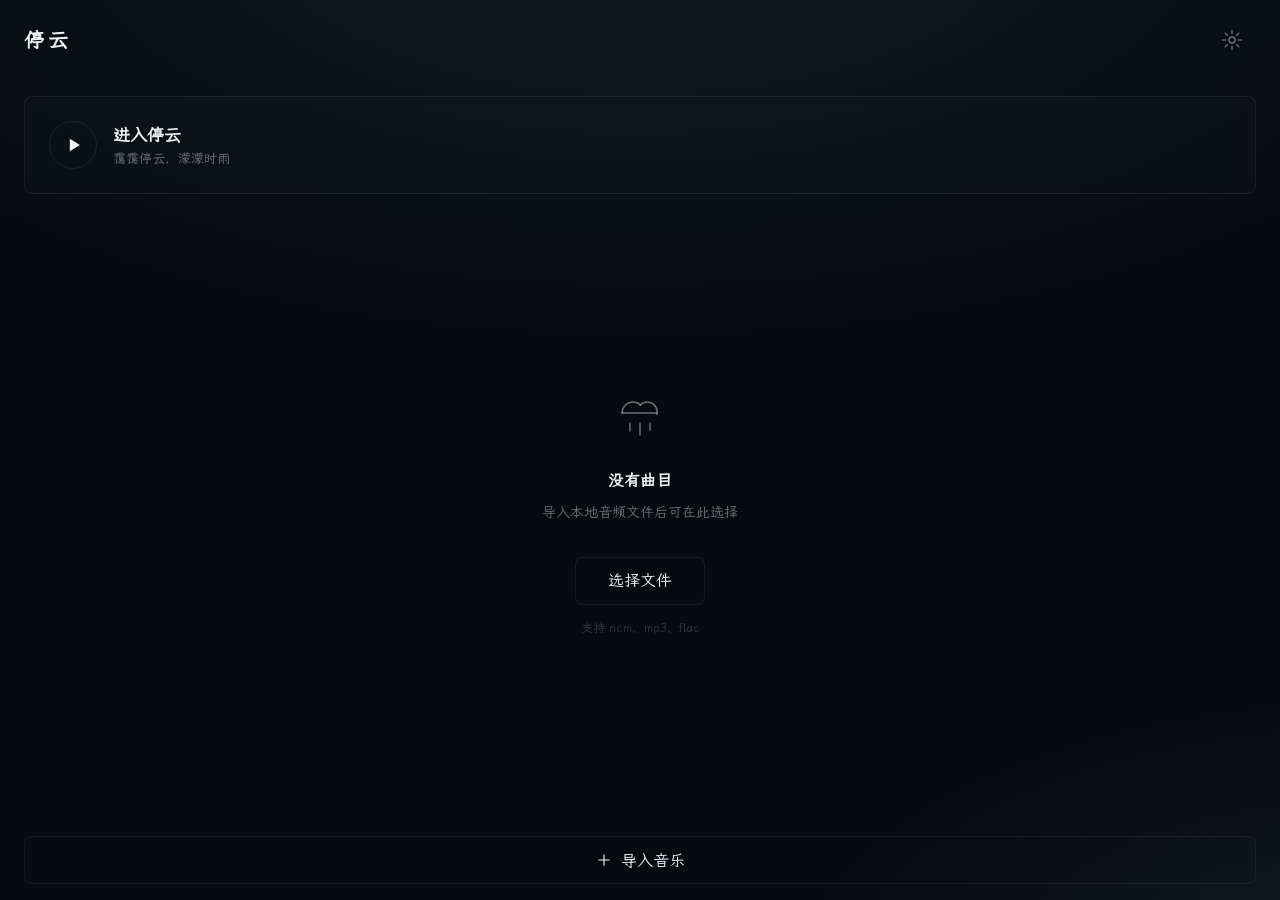
<file: app/src/main/assets/index.html>
<!DOCTYPE html>
<html lang="zh-CN">
<head>
<meta charset="utf-8">
<meta name="viewport" content="width=device-width,initial-scale=1,viewport-fit=cover,maximum-scale=1,user-scalable=no">
<meta name="theme-color" content="#070a0f">
<link rel="stylesheet" href="./fonts/lxgw-wenkai.css">
<title>停云</title>
<style>

:root{
  
  --c1:#080b11; --c2:#121a26; --c3:#070a0f;
  --glow:rgba(140,175,220,.10);
  --ink:#eef3fa;
  --dim:rgba(219,230,245,.46);
  --dimmer:rgba(214,226,242,.22);
  --hair:rgba(200,220,245,.085);
  --glass:rgba(18,24,34,.34);
  --ease:cubic-bezier(.23,1,.32,1);

  --s1:8px; --s2:12px; --s3:16px; --s4:24px; --s5:32px; --s6:48px;

  --sat:0px; --sab:0px;
}

*{margin:0;padding:0;box-sizing:border-box;-webkit-tap-highlight-color:transparent}

html,body{
  height:100%;
  background:var(--c3);
  color:var(--ink);
  font-family:'TingYun','LXGW WenKai',-apple-system,'PingFang SC','HarmonyOS Sans SC',
              'Source Han Sans SC','Noto Sans CJK SC',sans-serif;
  overflow:hidden;
  
  -webkit-user-select:none;user-select:none;
  -webkit-touch-callout:none;
  text-rendering:optimizeLegibility;
}

button{font-family:inherit;color:inherit;background:none;border:0;cursor:pointer}

.screen{
  position:fixed; inset:0;
  display:flex; flex-direction:column;
  opacity:0; visibility:hidden;
  transition:opacity 250ms var(--ease), visibility 250ms;
}
.screen.on{opacity:1;visibility:visible}

.screen.slow{transition:opacity 1500ms var(--ease), visibility 1500ms}

html.no-anim *,html.no-anim *::before,html.no-anim *::after{
  transition-duration:1ms !important;
  animation-duration:1ms !important;
  animation-iteration-count:1 !important;
}

.pad{
  padding:
    calc(var(--sat) + var(--s3))
    calc(env(safe-area-inset-right,0px) + var(--s4))
    calc(var(--sab) + var(--s3))
    calc(env(safe-area-inset-left,0px) + var(--s4));
}

#home{
  background:
    radial-gradient(120% 80% at 50% -10%, var(--c2) 0%, transparent 60%),
    radial-gradient(90% 60% at 110% 110%, var(--glow) 0%, transparent 55%),
    var(--c3);
}

.top{
  flex:0 0 auto;
  display:flex; align-items:center; justify-content:space-between;
  min-height:48px;
}
.top h1{
  font-size:20px; font-weight:600; letter-spacing:.18em; line-height:1.2;
}

.ibtn{
  width:48px;height:48px;
  display:flex;align-items:center;justify-content:center;
  color:var(--dim);
  transition:transform 180ms var(--ease), color 180ms var(--ease);
}
.ibtn:active{transform:scale(.95);color:var(--ink)}
.ibtn svg{
  width:24px;height:24px;
  stroke:currentColor;stroke-width:1.5;fill:none;
  stroke-linecap:round;stroke-linejoin:round;
}

.primary{
  flex:0 0 auto;
  margin-top:var(--s5);
  display:flex; align-items:center; gap:var(--s3);
  width:100%;
  padding:var(--s4);
  background:var(--glass);
  border-radius:8px;              
  border:1px solid var(--hair);   
  text-align:left;
  transition:transform 200ms var(--ease), background 200ms var(--ease);
}
.primary:active{transform:scale(.98);background:rgba(30,40,55,.46)}
.primary .pi{
  flex:0 0 auto;width:48px;height:48px;
  display:flex;align-items:center;justify-content:center;
  border-radius:50%;
  border:1px solid var(--hair);
}
.primary .pi svg{width:20px;height:20px;fill:currentColor;stroke:none;margin-left:2px}
.primary .pt{min-width:0}
.primary .pt b{display:block;font-size:17px;font-weight:600;line-height:1.3}
.primary .pt span{
  display:block;margin-top:4px;
  font-size:13px;font-weight:400;color:var(--dim);
  white-space:nowrap;overflow:hidden;text-overflow:ellipsis;
}

.sect{
  flex:0 0 auto;
  margin-top:var(--s5);
  display:flex;align-items:center;justify-content:space-between;
  font-size:13px;color:var(--dim);
  padding-bottom:var(--s1);
}

#listWrap{
  display:none;
  flex:1 1 auto;
  min-height:0;
  flex-direction:column;
}

.list{
  flex:1 1 auto;
  overflow-y:auto;overscroll-behavior:contain;
  -webkit-overflow-scrolling:touch;
  margin:0 -4px;
  padding:0 4px;
}
.row{
  display:flex;align-items:center;gap:var(--s3);
  height:64px;                            
  width:100%;
  border-bottom:1px solid var(--hair);    
  text-align:left;
  transition:background 180ms var(--ease);
}
.row:active{background:rgba(200,220,245,.04)}

.row.on{background:rgba(200,220,245,.045)}
.row.on::before{
  content:'';position:absolute;left:0;top:50%;
  width:2px;height:22px;margin-top:-11px;
  background:currentColor;opacity:.5;border-radius:2px;
}
.row{position:relative}
.row.on .tx b{font-weight:500}
.row .cover{
  flex:0 0 auto;width:48px;height:48px;   
  border-radius:2px;                       
  background:var(--c2);
  object-fit:cover;display:block;
  border:1px solid var(--hair);
}
.row .tx{min-width:0;flex:1 1 auto}
.row .tx b{
  display:block;font-size:15px;font-weight:400;line-height:1.3;
  white-space:nowrap;overflow:hidden;text-overflow:ellipsis;
}
.row .tx span{
  display:block;margin-top:3px;font-size:12px;color:var(--dim);
  white-space:nowrap;overflow:hidden;text-overflow:ellipsis;
}

.row .tx b .lyrTag{
  display:inline-block;vertical-align:1px;
  margin-left:6px;padding:0 3px;
  font-size:9px;font-style:normal;line-height:13px;
  color:rgba(214,228,246,.52);
  border:1px solid rgba(214,228,246,.22);
  border-radius:2px;
  letter-spacing:.5px;
}

.ghost{
  flex:0 0 auto;
  margin-top:var(--s2);
  display:flex;align-items:center;justify-content:center;gap:var(--s1);
  min-height:48px;width:100%;
  border:1px solid var(--hair);
  border-radius:8px;
  font-size:16px;
  transition:transform 180ms var(--ease), border-color 180ms var(--ease);
}
.ghost:active{transform:scale(.98);border-color:rgba(200,220,245,.2)}
.ghost svg{width:18px;height:18px;stroke:currentColor;stroke-width:1.5;fill:none;stroke-linecap:round}

#empty{
  flex:1 1 auto;
  display:flex;flex-direction:column;
  align-items:center;justify-content:center;
  text-align:center;
  padding:0 var(--s4);
}
#empty.hide{display:none}
#empty .doodle{
  width:64px;height:64px;margin-bottom:var(--s4);
  color:var(--dim);
  stroke:currentColor;stroke-width:1.5;fill:none;
  stroke-linecap:round;stroke-linejoin:round;
}
#empty .t1{font-size:16px;font-weight:600}
#empty .t2{margin-top:var(--s2);font-size:14px;color:var(--dim);line-height:1.6}
#empty .act{
  margin-top:var(--s5);
  min-height:48px;padding:0 var(--s5);
  border:1px solid var(--hair);border-radius:8px;   
  font-size:16px;
  transition:transform 180ms var(--ease), border-color 180ms var(--ease);
}
#empty .act:active{transform:scale(.97);border-color:rgba(200,220,245,.2)}
#empty .hint{margin-top:var(--s3);font-size:12px;color:var(--dimmer)}

#import{
  background:
    radial-gradient(120% 80% at 50% -10%, var(--c2) 0%, transparent 60%),
    var(--c3);
}
#import .body{
  flex:1 1 auto;
  display:flex;flex-direction:column;justify-content:center;
  gap:var(--s3);
}
#import .lead{font-size:16px;line-height:1.6}
#import .sub{font-size:13px;color:var(--dim);line-height:1.6;margin-bottom:var(--s2)}

#prog{display:none;margin-top:var(--s2)}
#prog.on{display:block}
#prog .bar{height:2px;background:var(--hair);border-radius:2px;overflow:hidden}
#prog .bar i{display:block;height:100%;width:0%;background:var(--ink);transition:width 200ms linear}
#prog .txt{
  margin-top:var(--s2);font-size:12px;color:var(--dim);
  white-space:nowrap;overflow:hidden;text-overflow:ellipsis;
}

#tip{
  position:fixed;
  left:0;right:0;
  bottom:calc(var(--sab) + 76px);
  text-align:center;
  font-size:13px;color:var(--dim);
  opacity:0;
  pointer-events:none;
  transition:opacity 300ms var(--ease);
  z-index:30;
}
#tip.on{opacity:1}

#lyricAsk{
  position:fixed;
  left:0;right:0;
  bottom:calc(env(safe-area-inset-bottom,0px) + 112px);
  display:flex;justify-content:center;
  padding:0 var(--s3);
  z-index:35;
  opacity:0;
  pointer-events:none;
  transition:opacity 260ms var(--ease), transform 260ms var(--ease);
  transform:translateY(8px);
}
#lyricAsk.on{opacity:1;pointer-events:auto;transform:translateY(0)}
#lyricAsk .la-card{
  max-width:520px;width:100%;
  padding:var(--s2) var(--s3);
  border:1px solid var(--hair);
  border-radius:12px;
  background:rgba(14,20,28,.94);
  box-shadow:0 10px 30px rgba(0,0,0,.4);
}
#lyricAsk .la-txt{
  font-size:13px;
  line-height:1.5;
  color:var(--dim);
  text-align:center;
  
  word-break:break-word;
}
#lyricAsk .la-acts{
  display:flex;justify-content:center;gap:var(--s2);
  margin-top:var(--s2);
}
#lyricAsk .la-btn{
  flex:1 1 0;
  min-height:40px;
  padding:0 var(--s2);
  border:1px solid var(--hair);
  border-radius:8px;
  background:transparent;
  color:rgba(232,240,250,.92);
  font-family:inherit;font-size:14px;
  -webkit-tap-highlight-color:transparent;
  transition:background 180ms var(--ease);
}
#lyricAsk .la-btn:active{background:rgba(255,255,255,.07)}

#rowMenu{
  position:fixed;inset:0;z-index:60;
  display:flex;flex-direction:column;justify-content:flex-end;
  background:rgba(4,7,11,.62);
  opacity:0;pointer-events:none;
  transition:opacity .24s var(--ease);
}

#wallMenu{
  position:fixed;inset:0;z-index:60;
  display:flex;flex-direction:column;justify-content:flex-end;
  background:rgba(4,7,11,.62);
  opacity:0;pointer-events:none;
  transition:opacity .24s var(--ease);
}
#wallMenu.on{opacity:1;pointer-events:auto}
#wallMenu .rm-sheet{
  display:flex;flex-direction:column;gap:8px;
  padding:18px clamp(20px,6vw,44px) calc(18px + env(safe-area-inset-bottom,0px));
  background:rgba(12,18,26,.96);
  border-top:1px solid rgba(200,222,248,.1);
  border-radius:20px 20px 0 0;
  transform:translateY(14px);
  transition:transform .26s var(--ease);
}
#wallMenu.on .rm-sheet{transform:translateY(0)}

#wallMenu .rm-title{
  font-size:11.5px;color:rgba(236,243,252,.42);
  padding:8px 4px 2px;
  letter-spacing:.12em;
}
#wallMenu .rm-title:first-child{padding-top:2px}

#rowMenu.on{opacity:1;pointer-events:auto}
#rowMenu .rm-sheet{
  display:flex;flex-direction:column;gap:8px;
  padding:18px clamp(20px,6vw,44px) calc(18px + env(safe-area-inset-bottom,0px));
  background:rgba(12,18,26,.96);
  border-top:1px solid rgba(200,222,248,.1);
  border-radius:20px 20px 0 0;
  transform:translateY(14px);
  transition:transform .26s var(--ease);
}
#rowMenu.on .rm-sheet{transform:translateY(0)}
#rowMenu .rm-title{
  max-width:100%;
  margin:0 0 6px;
  font-size:clamp(12.5px,2.9vw,14px);
  color:rgba(236,243,252,.62);
  text-align:center;
  white-space:nowrap;overflow:hidden;text-overflow:ellipsis;
  letter-spacing:.02em;
}
#rowMenu .rm-btn{
  width:100%;
  padding:clamp(14px,2.8vh,18px) 18px;
  border:0;
  border-radius:14px;
  background:rgba(255,255,255,.05);
  color:rgba(232,240,250,.92);
  font-family:inherit;font-size:clamp(13px,3vw,14.5px);
  letter-spacing:.03em;
  cursor:pointer;
  transition:background .2s ease;
  -webkit-tap-highlight-color:transparent;
}
#rowMenu .rm-btn:active{background:rgba(255,255,255,.11)}
#rowMenu .rm-btn.danger{color:rgba(240,150,140,.95)}

#lyrPick{
  position:fixed;inset:0;z-index:70;
  display:flex;align-items:flex-end;justify-content:center;
  background:rgba(3,6,10,.62);
  opacity:0;visibility:hidden;pointer-events:none;
  transition:opacity .24s var(--ease),visibility .24s;
}
#lyrPick.on{opacity:1;visibility:visible;pointer-events:auto}
#lyrPick .lp-sheet{
  width:100%;max-width:520px;
  max-height:78vh;
  display:flex;flex-direction:column;
  padding:14px clamp(14px,4.5vw,26px) calc(14px + env(safe-area-inset-bottom,0px));
  background:rgba(12,18,26,.98);
  border-top:1px solid rgba(200,222,248,.1);
  border-radius:20px 20px 0 0;
  transform:translateY(16px);
  transition:transform .26s var(--ease);
}
#lyrPick.on .lp-sheet{transform:translateY(0)}
#lyrPick .lp-head{
  display:flex;align-items:center;justify-content:space-between;
  margin-bottom:10px;
}
#lyrPick .lp-hd{
  font-size:clamp(12.5px,3vw,14px);
  color:rgba(236,243,252,.72);
  letter-spacing:.03em;
}
#lyrPick .lp-x{
  width:32px;height:32px;flex:0 0 auto;
  border:0;border-radius:50%;background:transparent;
  color:rgba(236,243,252,.5);
  font-size:19px;line-height:1;
  cursor:pointer;-webkit-tap-highlight-color:transparent;
}
#lyrPick .lp-x:active{background:rgba(255,255,255,.08)}

#lyrPick .lp-cols,
#lyrPick .lp-row{
  display:grid;
  grid-template-columns:minmax(0,1.7fr) minmax(0,1.1fr) minmax(0,.9fr);
  gap:8px;
  align-items:center;
}
#lyrPick .lp-cols{
  padding:0 8px 7px;
  font-size:10.5px;
  color:rgba(236,243,252,.3);
  letter-spacing:.06em;
  border-bottom:1px solid rgba(200,222,248,.09);
}
#lyrPick .lp-body{
  flex:1 1 auto;
  overflow-y:auto;
  -webkit-overflow-scrolling:touch;
  overscroll-behavior:contain;
}
#lyrPick .lp-body::-webkit-scrollbar{width:0;height:0}
#lyrPick .lp-row{
  width:100%;
  padding:11px 8px;
  border:0;border-radius:10px;
  background:transparent;
  text-align:left;
  font-family:inherit;
  color:rgba(232,240,250,.9);
  cursor:pointer;
  -webkit-tap-highlight-color:transparent;
  transition:background .18s ease;
}
#lyrPick .lp-row:active{background:rgba(255,255,255,.08)}
#lyrPick .lp-row.on{background:rgba(200,222,248,.1)}
#lyrPick .lp-row span{
  display:block;
  min-width:0;
  font-size:12.5px;line-height:1.35;
  white-space:nowrap;overflow:hidden;text-overflow:ellipsis;
}

#lyrPick .lp-row .lp-c2,
#lyrPick .lp-row .lp-c3{color:rgba(236,243,252,.44);font-size:11.5px}
#lyrPick .lp-row .lp-c3{color:rgba(236,243,252,.3)}
#lyrPick .lp-none{
  padding:26px 8px;
  text-align:center;
  font-size:12.5px;
  color:rgba(236,243,252,.36);
  line-height:1.7;
}
#lyrPick .lp-foot{
  flex:0 0 auto;
  padding-top:8px;
  font-size:11px;
  color:rgba(236,243,252,.3);
  text-align:center;
  min-height:0;
}

#mask{
  position:fixed;inset:0;
  background:rgba(3,6,10,.55);
  opacity:0;visibility:hidden;
  transition:opacity 250ms var(--ease), visibility 250ms;
  z-index:40;
}
#mask.on{opacity:1;visibility:visible}

#set{
  position:fixed;
  top:calc(var(--sat) + var(--s4));
  right:calc(env(safe-area-inset-right,0px) + var(--s2));
  left:calc(env(safe-area-inset-left,0px) + var(--s2));
  max-width:360px;
  margin-left:auto;
  
  transform:translateY(-8px) scale(.97);
  transform-origin:top right;
  opacity:0;visibility:hidden;
  transition:opacity 220ms var(--ease), transform 220ms var(--ease), visibility 220ms;
  background:rgba(14,19,27,.94);
  border:1px solid var(--hair);
  border-radius:8px;
  padding:var(--s2) var(--s3) var(--s3);
  z-index:41;
  max-height:calc(100vh - var(--s6) - var(--sat));
  overflow-y:auto;
}
#set.on{opacity:1;visibility:visible;transform:translateY(0) scale(1)}

#set .sh{
  display:flex;align-items:center;justify-content:space-between;
  min-height:48px;
  margin-bottom:var(--s1);
}
#set .sh b{font-size:16px;font-weight:600}

#set .shact{display:flex;align-items:center;gap:2px;margin-right:-12px}
#set .sh .x{
  width:48px;height:48px;
  display:flex;align-items:center;justify-content:center;
  color:var(--dim);
  transition:transform 180ms var(--ease);
}
#set .sh .x:active{transform:scale(.95)}
#set .sh .x svg{width:18px;height:18px;stroke:currentColor;stroke-width:1.5;fill:none;stroke-linecap:round}

.sw{
  display:flex;align-items:center;justify-content:space-between;gap:var(--s3);
  min-height:48px;
  border-top:1px solid var(--hair);
  padding:var(--s2) 0;
}
.sw .lb{min-width:0}
.sw .lb b{display:block;font-size:15px;font-weight:400;line-height:1.3}
.sw .lb span{display:block;margin-top:3px;font-size:12px;color:var(--dim);line-height:1.4}

.tg{
  flex:0 0 auto;
  width:44px;height:26px;border-radius:13px;
  background:rgba(200,220,245,.14);
  position:relative;
  transition:background 200ms var(--ease);
}
.tg::after{
  content:'';
  position:absolute;top:3px;left:3px;
  width:20px;height:20px;border-radius:50%;
  background:var(--dim);
  transition:transform 200ms var(--ease), background 200ms var(--ease);
}
.tg.on{background:rgba(140,175,220,.42)}
.tg.on::after{transform:translateX(18px);background:var(--ink)}

.sl{padding:var(--s2) 0 var(--s3);border-top:1px solid var(--hair)}
.sl .lb b{display:block;font-size:15px;font-weight:400}
.sl input[type=range]{
  -webkit-appearance:none;appearance:none;
  width:100%;height:24px;margin-top:var(--s1);
  background:transparent;
}
.sl input[type=range]::-webkit-slider-runnable-track{
  height:2px;background:var(--hair);border-radius:2px;
}
.sl input[type=range]::-webkit-slider-thumb{
  -webkit-appearance:none;appearance:none;
  width:20px;height:20px;border-radius:50%;
  background:var(--ink);
  margin-top:-9px;
}

#set .fact{
  border-top:1px solid var(--hair);
  padding-top:var(--s2);
  font-size:12px;color:var(--dimmer);line-height:1.5;
}

#player{
  background:var(--c3);
  padding:0;              
}
#player iframe{
  width:100%;height:100%;
  border:0;display:block;
  background:var(--c3);
}
</style>
</head>
<body>

<section id="home" class="screen on pad">
  <div class="top">
    <h1>停云</h1>
    <button class="ibtn" id="bSet" type="button" aria-label="设置">
      <svg viewBox="0 0 24 24">
        <circle cx="12" cy="12" r="3"/>
        <path d="M12 2.5v3M12 18.5v3M2.5 12h3M18.5 12h3M5.2 5.2l2.1 2.1M16.7 16.7l2.1 2.1M18.8 5.2l-2.1 2.1M7.3 16.7l-2.1 2.1"/>
      </svg>
    </button>
  </div>

  <button class="primary" id="bGo" type="button">
    <span class="pi">
      <svg viewBox="0 0 24 24"><path d="M7 4.5l12 7.5-12 7.5z"/></svg>
    </span>
    <span class="pt">
      <b id="goTitle">开始挂机</b>
      <span id="goSub">选择一首曲子</span>
    </span>
  </button>
  
  <div id="listWrap">

    <div class="sect">
      <span>我的曲目</span>
      <span id="count">0 首</span>
    </div>
    <div class="list" id="rows"></div>
  </div>

  <div id="empty">
    <svg class="doodle" viewBox="0 0 64 64" aria-hidden="true">
      <path d="M14 30c0-6 5-11 11-11 3 0 5.5 1.2 7.3 3.1"/>
      <path d="M32.3 22.1c1.7-1.9 4.1-3.1 6.9-3.1 5.6 0 10 4.4 10 9.9 0 .9-.1 1.7-.3 2.5"/>
      <path d="M14 30h34.9"/>
      <path d="M22 40l0 8"/>
      <path d="M32 40l0 12"/>
      <path d="M42 40l0 7"/>
    </svg>
    <div class="t1">没有曲目</div>
    <div class="t2">导入本地音频文件后可在此选择</div>
    <button class="act" id="bImport1" type="button">选择文件</button>
    <div class="hint">支持 ncm、mp3、flac</div>
  </div>

  <button class="ghost" id="bImport2" type="button">
    <svg viewBox="0 0 24 24"><path d="M12 5v14M5 12h14"/></svg>
    导入音乐
  </button>
</section>

<section id="player" class="screen slow">
  <iframe id="frame" title="停云"></iframe>
</section>

<section id="import" class="screen pad">
  <div class="top">
    <h1 style="font-size:17px;font-weight:600;letter-spacing:0">导入音乐</h1>
    <button class="ibtn" id="bImpClose" type="button" aria-label="返回">
      <svg viewBox="0 0 24 24"><path d="M6 6l12 12M18 6L6 18"/></svg>
    </button>
  </div>

  <div class="body">
    <div class="lead">选择你下载的歌曲文件</div>
    <div class="sub">
      支持多选。ncm、qmc 自动解密。
    </div>

    <button class="ghost" id="bPick" type="button" style="margin-top:var(--s1)">
      <svg viewBox="0 0 24 24"><path d="M4 7h5l2 2h9v10H4z"/></svg>
      选择音乐文件
    </button>

    <div id="prog">
      <div class="bar"><i id="progFill"></i></div>
      <div class="txt" id="progTxt"></div>
    </div>
  </div>
</section>

<div id="tip"></div>

<div id="lyricAsk">
  <div class="la-card">
    <div class="la-txt" id="laTxt"></div>
    <div class="la-acts">
      <button class="la-btn" id="laYes" type="button">对的</button>
      <button class="la-btn" id="laOther" type="button">换一个</button>
      <button class="la-btn" id="laNo" type="button">不要</button>
    </div>
  </div>
</div>

<div id="rowMenu">
  <div class="rm-sheet">
    <div class="rm-title" id="rmTitle"></div>
    <button class="rm-btn" id="rmLyric" type="button">找歌词</button>
    <button class="rm-btn" id="rmPickLyric" type="button">自选歌词</button>
    <button class="rm-btn danger" id="rmDel" type="button">从曲库删除</button>
    <button class="rm-btn" id="rmCancel" type="button">取消</button>
  </div>
</div>

<div id="lyrPick">
  <div class="lp-sheet">
    <div class="lp-head">
      <span class="lp-hd" id="lpHead">选择歌词</span>
      <button class="lp-x" id="lpClose" type="button" aria-label="关闭">×</button>
    </div>
    <div class="lp-cols">
      <span class="lp-c1">歌名</span>
      <span class="lp-c2">歌手</span>
      <span class="lp-c3">专辑</span>
    </div>
    <div class="lp-body" id="lpBody"></div>
    <div class="lp-foot" id="lpFoot"></div>
  </div>
</div>

<div id="wallMenu">
  <div class="rm-sheet">
    <div class="rm-title">静态壁纸</div>
    <button class="rm-btn" id="wmImage" type="button">选择图片并裁剪</button>
    <button class="rm-btn" id="wmImageClear" type="button">清除静态壁纸</button>
    <button class="rm-btn" id="wmCancel" type="button">取消</button>
  </div>
</div>

<div id="mask"></div>
<div id="set">
  <div class="sh">
    <b>设置</b>
    <div class="shact">
      
      <button class="x" id="bWall" type="button" aria-label="选择壁纸">
        <svg viewBox="0 0 24 24"><rect x="3" y="4.5" width="18" height="15" rx="2"/><circle cx="8.5" cy="10" r="1.6"/><path d="M4 17l5-4.6 3.4 3 3-2.6L20 17"/></svg>
      </button>
      <button class="x" id="bSetClose" type="button" aria-label="关闭">
        <svg viewBox="0 0 24 24"><path d="M6 6l12 12M18 6L6 18"/></svg>
      </button>
    </div>
  </div>

  <div class="sw">
    <div class="lb">
      <b>后台播放</b>
      <span>切换到其他应用后继续播放</span>
    </div>
    <div class="tg" id="tgBg" role="switch" aria-checked="false"></div>
  </div>

  <div class="sw">
    <div class="lb">
      <b>自动获取歌词</b>
      <span>从网易云、QQ 音乐获取</span>
    </div>
    <div class="tg on" id="tgLyric" role="switch" aria-checked="true"></div>
  </div>

  <div class="sw">
    <div class="lb">
      <b>屏幕常亮</b>
      <span>保持屏幕常亮</span>
    </div>
    <div class="tg on" id="tgAwake" role="switch" aria-checked="true"></div>
  </div>

  <div class="sl">
    <div class="lb"><b>壁纸压暗强度</b></div>
    <input type="range" id="rgDim" min="0" max="100" step="1" value="55"
           aria-label="壁纸压暗强度">
  </div>

  <div class="sl">
    <div class="lb">
      <b>歌词偏移</b>
      <span id="rgLyricOffVal">0.0 秒</span>
    </div>
    <input type="range" id="rgLyricOff" min="-5000" max="5000" step="100" value="0"
           aria-label="歌词偏移">
  </div>

  <div class="fact">视频背景耗电约 10%/小时</div>
</div>

<input type="file" id="picker" accept="audio/*" multiple hidden>

<script>
(function () {
  'use strict';

  var IS_APP = typeof window.TingYun !== 'undefined'
            && typeof window.TingYun.version === 'function';

  var $ = function (id) { return document.getElementById(id); };

  var cur = 'home';

  var tracks = [];

  var tipTimer = null, tipEl = $('tip');
  function tip(text, ms) {
    
    var ask = $('lyricAsk');
    if (ask && ask.classList.contains('on')) return;

    tipEl.textContent = text;
    tipEl.classList.add('on');
    if (tipTimer) clearTimeout(tipTimer);
    tipTimer = setTimeout(function () {
      tipEl.classList.remove('on');
      tipTimer = null;
    }, ms || 3000);
  }

  function showScreen(name) {
    if (name === cur) return;
    var prev = $(cur), next = $(name);
    if (!prev || !next) return;

    prev.classList.remove('on');
    next.classList.add('on');
    cur = name;

    if (IS_APP && typeof window.TingYun.setImmersive === 'function') {
      window.TingYun.setImmersive(name === 'player');
    }

    if (name === 'player') loadFrame();

    if (prev && prev.id === 'player') {
      try {
        if (IS_APP && typeof window.TingYun.pause === 'function') window.TingYun.pause();
      } catch (e) { }
      
      try {
        if (IS_APP && typeof window.TingYun.ambDisable === 'function') window.TingYun.ambDisable();
      } catch (e) { }
      
      try {
        var pw = $('frame').contentWindow;
        if (pw && typeof pw.TingYunLeave === 'function') pw.TingYunLeave();
      } catch (e) { }
    }

    if (name === 'home') refreshHome();

    pushSession();
  }

  function pushSession() {
    if (!IS_APP) return;
    if (typeof window.TingYun.saveSession !== 'function') return;
    var scene = '';
    try {
      var w = $('frame').contentWindow;
      if (w && typeof w.TingYunSceneName === 'function') scene = w.TingYunSceneName() || '';
    } catch (e) { }
    var pos = 0;
    try {
      if (IS_APP && typeof window.TingYun.position === 'function') pos = window.TingYun.position() || 0;
    } catch (e) { }
    try {
      window.TingYun.saveSession(scene, curIndex, pos, cur === 'player');
    } catch (e) { }
  }

  var frameLoaded = false;
  function loadFrame() {
    if (frameLoaded) {
      
      try {
        var w = $('frame').contentWindow;
        if (w && typeof w.TingYunResume === 'function') w.TingYunResume();
      } catch (e) { }
      
      flushToFrame();
      flushWall();
      if (pendingDim !== null) syncDim(pendingDim);
      return;
    }
    var f = $('frame');
    
    f.addEventListener('load', function () {
      try {
        
        flushToFrame();
        
        if (pendingDim !== null) syncDim(pendingDim);
        flushWall();
      } catch (e) { }
    });
    f.src = './player.html';
    frameLoaded = true;
  }

  function refreshHome() {
    tracks = loadTracks();

    var listWrap = $('listWrap');
    var empty = $('empty');
    var goTitle = $('goTitle');
    var goSub = $('goSub');

    if (tracks.length === 0) {
      
      listWrap.style.display = 'none';
      empty.classList.remove('hide');
      goTitle.textContent = '进入停云';
      
      goSub.textContent = '霭霭停云，濛濛时雨';
    } else {
      
      listWrap.style.display = 'flex';
      empty.classList.add('hide');

      var first = tracks[0];
      goTitle.textContent = '开始挂机';
      
      var memo = -1;
      if (IS_APP) {
        try {
          var mp = JSON.parse(window.TingYun.getPrefs());
          if (mp && typeof mp.lastIndex === 'number') memo = mp.lastIndex;
        } catch (e) { }
      } else if (typeof lastIndex === 'number') {
        memo = lastIndex;
      }
      var sel = (memo >= 0 && memo < tracks.length) ? tracks[memo] : first;
      
      var nm = sel.title || sel.t || '';
      var ar = sel.artist || sel.a || '';
      goSub.textContent = ar ? (ar + ' · ' + nm) : nm;

      renderRows();
    }

    $('count').textContent = tracks.length + ' 首';

    refreshLyricIds();
    autoRetagPending();
  }

  var tagTried = {};

  function needsRetag(t) {
    if (!t || !t.id || !IS_APP) return false;
    if (tagTried[t.id]) return false;          
    if (typeof window.TingYun.retagTrack !== 'function') return false;

    if (!t.cover) return true;

    var a = t.artist || '';
    if (a.length === 0 || a === '未知歌手') return true;

    var ti = t.title || '';
    if (ti.length === 0) return true;
    if (ti.indexOf('_') >= 0) return true;
    return false;
  }

  function autoRetagPending() {
    if (!IS_APP) return;

    var i = 0;
    function step() {
      
      var budget = 8;
      while (i < tracks.length && budget > 0) {
        var t = tracks[i++];
        if (!needsRetag(t)) continue;
        budget--;
        tagTried[t.id] = true;
        var changed = false;
        try {
          var raw = window.TingYun.retagTrack(t.id);
          if (raw) changed = true;
        } catch (e) { }
        if (changed) {
          
          tracks = loadTracks();
          renderRows();
          $('count').textContent = tracks.length + ' 首';
          
          if (tracks.length) $('goSub').textContent = tracks[0].artist + ' · ' + tracks[0].title;
          
          setTimeout(step, 16);
          return;
        }
      }
      if (i < tracks.length) setTimeout(step, 16);
    }
    setTimeout(step, 60);
  }

  var lyricIds = null;

  function refreshLyricIds() {
    lyricIds = {};
    if (!IS_APP || typeof window.TingYun.getLyricIds !== 'function') return;
    try {
      var arr = JSON.parse(window.TingYun.getLyricIds() || '[]') || [];
      for (var i = 0; i < arr.length; i++) lyricIds[arr[i]] = 1;
    } catch (e) { }
  }

  function hasLyric(id) {
    if (!id) return false;
    if (!lyricIds) refreshLyricIds();
    return !!lyricIds[id];
  }

  function renderRows() {
    var box = $('rows');
    box.innerHTML = '';

    for (var i = 0; i < tracks.length; i++) {
      var t = tracks[i];
      var row = document.createElement('button');
      row.type = 'button';
      row.className = 'row' + (i === markIdx ? ' on' : '');
      row.setAttribute('data-i', String(i));

      if (t.cover) {
        var img = document.createElement('img');
        img.className = 'cover';
        img.src = t.cover;
        img.alt = '';
        row.appendChild(img);
      } else {
        var ph = document.createElement('div');
        ph.className = 'cover';
        row.appendChild(ph);
      }

      var tx = document.createElement('div');
      tx.className = 'tx';
      var b = document.createElement('b');
      b.textContent = t.title;
      
      if (hasLyric(t.id)) {
        var lk = document.createElement('i');
        lk.className = 'lyrTag';
        lk.textContent = '词';
        b.appendChild(lk);
      }
      var sp = document.createElement('span');
      sp.textContent = t.artist;
      tx.appendChild(b);
      tx.appendChild(sp);
      row.appendChild(tx);

      row.addEventListener('click', (function (idx) {
        return function () {
          
          if (row._lpFired) { row._lpFired = false; return; }
          markIndex(idx);
        };
      })(i));

      (function (idx, item, trackObj) {
        var timer = null;
        function start() {
          item._lpFired = false;
          clearTimeout(timer);
          timer = setTimeout(function () {
            item._lpFired = true;
            openRowMenu(idx, trackObj);
          }, 480);
        }
        function stop() {
          if (timer) { clearTimeout(timer); timer = null; }
        }
        row.addEventListener('touchstart', start, { passive: true });
        row.addEventListener('touchend', stop);
        row.addEventListener('touchmove', stop, { passive: true });
        row.addEventListener('touchcancel', stop);
        row.addEventListener('mousedown', start);
        row.addEventListener('mouseup', stop);
        row.addEventListener('mouseleave', stop);
        
        row.addEventListener('click', function (e) {
          if (row._lpFired) {
            e.stopPropagation();
            e.preventDefault();
            row._lpFired = false;
          }
        }, true);
      })(i, row, t);

      box.appendChild(row);
    }
  }

  var rmIndex = -1, rmTrack = null;

  function openRowMenu(i, t) {
    rmIndex = i;
    rmTrack = t;
    var box = $('rowMenu');
    if (!box) return;
    var ti = $('rmTitle');
    if (ti) ti.textContent = (t && t.title) ? t.title : '未命名';
    box.classList.add('on');
    try { if (navigator.vibrate) navigator.vibrate(12); } catch (e) { }
  }

  function closeRowMenu() {
    var box = $('rowMenu');
    if (box) box.classList.remove('on');
    rmIndex = -1;
    rmTrack = null;
  }

  function deleteRowTrack() {
    var t = rmTrack;
    var i = rmIndex;
    closeRowMenu();
    if (!t) return;
    if (!IS_APP) { tip('仅 APP 内可删除'); return; }
    if (!t.id) { tip('这首不能删除'); return; }

    try { window.TingYun.removeTrack(t.id); } catch (e) { }
    
    if (i >= 0) {
      if (markIdx === i) markIdx = -1;
      else if (markIdx > i) markIdx--;
      if (curIndex === i) curIndex = -1;
      else if (curIndex > i) curIndex--;
    }
    
    refreshHome();
    tip('已删除');
  }

  var lyricSeq = 0, lyricWait = null, lyricWaitIdx = -1, lyricTimer = null;
  
  var manualFind = false;

  function findLyric() {
    var t = rmTrack;
    var i = rmIndex;
    closeRowMenu();
    if (!t) return;
    if (!IS_APP) { tip('仅 APP 内可取歌词'); return; }

    var seq = ++lyricSeq;
    lyricWait = t;
    lyricWaitIdx = i;
    manualFind = true;   
    tip('正在查找歌词…');

    clearTimeout(lyricTimer);
    lyricTimer = setTimeout(function () {
      if (lyricWait === t) {
        lyricWait = null;
        lyricWaitIdx = -1;
        tip('没有找到匹配的歌词');
      }
    }, 8000);

    try {
      
      if (typeof window.TingYun.getLyricAsync === 'function') {
        window.TingYun.getLyricAsync(seq, t.id || '', t.title || '', t.artist || '');
      } else {
        syncFallback();
      }
    } catch (e) {
      syncFallback();
    }

    function syncFallback() {
      
      try {
        var raw = window.TingYun.getLyric(t.id || '', t.title || '', t.artist || '');
        clearTimeout(lyricTimer);
        var tt = lyricWait;
        var tw = lyricWaitIdx;
        lyricWait = null;
        lyricWaitIdx = -1;
        applyFoundLyric(tt, raw, tw);
      } catch (e2) {
        clearTimeout(lyricTimer);
        lyricWait = null;
        lyricWaitIdx = -1;
        tip('没有找到匹配的歌词');
      }
    }
  }

  function applyFoundLyric(t, raw, wasIndex) {
    var data = null;
    try { data = raw ? JSON.parse(raw) : null; } catch (e) { data = null; }
    if (!data || (data.code !== 0 && data.code !== 2) || !data.lines || !data.lines.length) {
      tip('没有找到匹配的歌词');
      return;
    }

    try {
      if (t.id) {
        var lrc = [];
        for (var q = 0; q < data.lines.length; q++) {
          var ln = data.lines[q];
          if (!ln || typeof ln[0] !== 'number') continue;
          var ms = ln[0], mm = Math.floor(ms / 60000), ss = (ms % 60000) / 1000;
          var tag = '[' + (mm < 10 ? '0' : '') + mm + ':' + (ss < 10 ? '0' : '') + ss.toFixed(2) + ']';
          lrc.push(tag + (ln[1] || ''));
        }
        if (lrc.length) window.TingYun.saveLyric(t.id, lrc.join('\n'));
      }
    } catch (e) { }

    if (wasIndex >= 0 && wasIndex === curIndex) {
      pushLyric(data.lines, t && (t.id || t.src));
    }

    if (manualFind) tip('已匹配：' + (data.match || t.title || ''));

    refreshLyricIds();
    renderRows();
  }
  
  function handleLyricResult(seq, raw) {
    clearTimeout(lyricTimer);
    var t = lyricWait;
    var wi = lyricWaitIdx;
    lyricWait = null;
    lyricWaitIdx = -1;
    if (!t || seq !== lyricSeq) { manualFind = false; return; }
    applyFoundLyric(t, raw, wi);
    
    manualFind = false;
  }

  (function bindRowMenu() {
    var bL = $('rmLyric'), bD = $('rmDel'), bC = $('rmCancel'), box = $('rowMenu');
    if (bL) bL.addEventListener('click', function (e) { e.stopPropagation(); findLyric(); });
    if (bD) bD.addEventListener('click', function (e) { e.stopPropagation(); deleteRowTrack(); });
    if (bC) bC.addEventListener('click', function (e) { e.stopPropagation(); closeRowMenu(); });
    if (box) box.addEventListener('click', function (e) {
      if (e.target === box) closeRowMenu();
    });
    
    var bP = $('rmPickLyric');
    if (bP) bP.addEventListener('click', function (e) {
      e.stopPropagation();
      var t = rmTrack;
      closeRowMenu();
      openLyricPick(t);
    });
  })();

  var lpTrack = null;      
  var lpSeq = 0;           
  var lpTimer = null;

  function openLyricPick(t) {
    if (!t) return;
    if (!IS_APP) { tip('仅 APP 内可搜索歌词'); return; }
    if (typeof window.TingYun.searchLyricCandidates !== 'function') {
      tip('当前版本不支持自选歌词');
      return;
    }
    lpTrack = t;
    var box = $('lyrPick');
    if (!box) return;
    var hd = $('lpHead');
    if (hd) hd.textContent = '选择歌词 · ' + (t.title || '未命名');
    var body = $('lpBody');
    if (body) {
      body.innerHTML = '';
      var ld = document.createElement('div');
      ld.className = 'lp-none';
      ld.textContent = '正在搜索…';
      body.appendChild(ld);
    }
    var ft = $('lpFoot');
    if (ft) ft.textContent = '';
    box.classList.add('on');

    var seq = ++lpSeq;
    try {
      window.TingYun.searchLyricCandidates(seq, t.title || '', t.artist || '');
    } catch (e) { }

    clearTimeout(lpTimer);
    lpTimer = setTimeout(function () {
      if (seq !== lpSeq) return;
      renderLyricPick(null, true);
    }, 12000);
  }

  function closeLyricPick() {
    var box = $('lyrPick');
    if (box) box.classList.remove('on');
    lpTrack = null;
    clearTimeout(lpTimer);
  }

  function renderLyricPick(list, timedOut) {
    var body = $('lpBody');
    if (!body) return;
    body.innerHTML = '';

    if (!list || !list.length) {
      var ed = document.createElement('div');
      ed.className = 'lp-none';
      ed.textContent = timedOut
        ? '搜索超时，检查网络后重试'
        : '没有搜到，可以换个歌名再试';
      body.appendChild(ed);
      var f0 = $('lpFoot');
      if (f0) f0.textContent = '';
      return;
    }

    for (var i = 0; i < list.length; i++) {
      (function (c) {
        var row = document.createElement('button');
        row.type = 'button';
        row.className = 'lp-row';

        var c1 = document.createElement('span');
        c1.className = 'lp-c1';
        c1.textContent = c.title || '—';

        var c2 = document.createElement('span');
        c2.className = 'lp-c2';
        c2.textContent = c.artist || '—';

        var c3 = document.createElement('span');
        c3.className = 'lp-c3';
        
        c3.textContent = c.album || (c.source === 'qqmusic' ? 'QQ音乐' : '网易云');

        row.appendChild(c1);
        row.appendChild(c2);
        row.appendChild(c3);

        row.addEventListener('click', function (e) {
          e.stopPropagation();
          applyLyricPick(c, row);
        });
        body.appendChild(row);
      })(list[i]);
    }

    var ft = $('lpFoot');
    if (ft) ft.textContent = '共 ' + list.length + ' 个结果，点一行应用';
  }

  function applyLyricPick(c, row) {
    if (!c || !lpTrack) return;
    if (row) row.classList.add('on');
    var ft = $('lpFoot');
    if (ft) ft.textContent = '正在取歌词…';

    var t = lpTrack;
    
    var seq = ++lyricSeq;
    lyricWait = t;
    lyricWaitIdx = (t.id && tracks[markIdx] && tracks[markIdx].id === t.id) ? markIdx : curIndex;
    manualFind = true;

    try {
      window.TingYun.useLyricCandidate(seq, t.id || '', c.source, c.id);
    } catch (e) {
      if (ft) ft.textContent = '取歌词失败';
      return;
    }
    
    clearTimeout(lpTimer);
    lpTimer = setTimeout(function () {
      if (seq !== lyricSeq) return;
      lyricWait = null;
      lyricWaitIdx = -1;
      if (ft) ft.textContent = '取歌词超时，换一个试试';
    }, 12000);
  }

  (function bindLyricPick() {
    var b = $('lyrPick'), x = $('lpClose');
    if (x) x.addEventListener('click', function (e) { e.stopPropagation(); closeLyricPick(); });
    if (b) b.addEventListener('click', function (e) {
      if (e.target === b) closeLyricPick();
    });
  })();

  var curIndex = -1;
  
  var markIdx = -1;

  function markIndex(i) {
    var t = tracks[i];
    if (!t) return;
    
    markIdx = i;
    
    fetchLyric(t);
    refreshHome();
  }

  function selectIndex(i) {
    var t = tracks[i];
    if (!t) return;
    curIndex = i;
    loadFrame();
    
    pendingTrack = t;
    pushTrack();
    
    fetchLyric(t);
    showScreen('player');
  }

  function playIndex(i) {
    var t = tracks[i];
    if (!t) return;
    curIndex = i;
    
    if (IS_APP) {
      try {
        window.TingYun.play(t.uri, t.title);
      } catch (e) {
        tip('无法播放此文件');
      }
    }
    loadFrame();
    pendingTrack = t;
    pushTrack();

    fetchLyric(t);
    showScreen('player');
  }

  function fetchLyric(t) {
    if (!IS_APP || !t) return;
    
    manualFind = false;

    if (typeof window.TingYun.getLyricAsync === 'function') {
      var seq = ++lyricSeq;
      lyricWait = t;
      lyricWaitIdx = curIndex;
      try {
        window.TingYun.getLyricAsync(seq, t.id || '', t.title || '', t.artist || '');
      } catch (e) {
        
        lyricWait = null;
        lyricWaitIdx = -1;
      }
      return;
    }

    if (typeof window.TingYun.getLyric !== 'function') return;
    var raw;
    try {
      raw = window.TingYun.getLyric(t.id || '', t.title || '', t.artist || '');
    } catch (e) {
      return;   
    }
    if (!raw) return;

    var data;
    try { data = JSON.parse(raw); } catch (e) { return; }
    if (!data || !data.lines || data.lines.length === 0) return;  

    if (data.code === 2 && data.match) {
      askLyric(t, data);
      return;
    }
    applyLyric(t, data.lines);
  }

  function applyLyric(t, lines) {
    pushLyric(lines, t && (t.id || t.src));
  }

  function askLyric(t, data) {
    var box = $('lyricAsk');
    
    if (!box) { applyLyric(t, data.lines); return; }

    var txt = $('laTxt');
    if (txt) txt.textContent = '已匹配歌词：' + (data.match || t.title || '');

    function toLrc(lines) {
      var out = [];
      for (var q = 0; q < lines.length; q++) {
        var ln = lines[q];
        if (!ln || typeof ln[0] !== 'number') continue;
        var ms = ln[0], mm = Math.floor(ms / 60000), ss = (ms % 60000) / 1000;
        var tag = '[' + (mm < 10 ? '0' : '') + mm + ':' + (ss < 10 ? '0' : '') + ss.toFixed(2) + ']';
        out.push(tag + (ln[1] || ''));
      }
      return out.join('\n');
    }

    function close() { box.classList.remove('on'); }

    function bind(id, fn) {
      var b = $(id);
      if (!b) return;
      
      b.onclick = function (e) {
        e.stopPropagation();
        close();
        fn();
      };
    }

    bind('laYes', function () {
      
      try {
        var lrc = toLrc(data.lines);
        if (lrc && typeof window.TingYun.saveLyric === 'function') {
          window.TingYun.saveLyric(t.id || '', lrc);
        }
      } catch (e) { }
      applyLyric(t, data.lines);
    });

    bind('laOther', function () {
      
      applyLyric(t, []);
    });

    bind('laNo', function () {
      
      try {
        if (typeof window.TingYun.rejectLyric === 'function') {
          window.TingYun.rejectLyric(t.id || '');
        }
      } catch (e) { }
      applyLyric(t, []);
    });

    box.classList.add('on');
    
    clearTimeout(askLyricTimer);
    askLyricTimer = setTimeout(close, 12000);
  }
  var askLyricTimer = null;

  var pendingTrack = null;

  window.TingYunRestore = function (scene, index, posMs, onPlayer) {
    try {
      
      if (typeof index === 'number' && index >= 0) {
        tracks = tracks && tracks.length ? tracks : loadTracks();
        if (index < tracks.length) {
          curIndex = index;
          
          markIdx = index;
          pendingTrack = tracks[index] || null;
          if (pendingTrack) fetchLyric(pendingTrack);
        } else {
          
          curIndex = -1;
          markIdx = -1;
          pendingTrack = null;
          onPlayer = false;
        }
      }

      restoreArgs = { scene: scene || '', index: curIndex, pos: posMs || 0, onPlayer: !!onPlayer };

      if (onPlayer) {
        loadFrame();
        showScreen('player');
      } else {
        showScreen('home');
      }
      restoreToFrame();
    } catch (e) { }
    return true;
  };

  var restoreArgs = null;

  function restoreToFrame() {
    if (!restoreArgs) return;
    var w;
    try { w = $('frame').contentWindow; } catch (e) { return; }
    if (!w || typeof w.TingYunRestore !== 'function') return;

    var a = restoreArgs;
    restoreArgs = null;
    try {
      
      if (pendingTrack && typeof w.TingYunSetTrack === 'function') {
        w.TingYunSetTrack(pendingTrack);
        pendingTrack = null;
      }
      w.TingYunRestore(a.scene, typeof a.index === 'number' ? a.index : -1, a.pos, a.onPlayer);
      
      if (pendingLyric) pushLyric(pendingLyric, pendingLyricOwner);
    } catch (e) { }
  }

  function pushTrack() {
    if (!pendingTrack) return;
    var w;
    try { w = $('frame').contentWindow; } catch (e) { return; }
    if (w && typeof w.TingYunSetTrack === 'function') {
      try { w.TingYunSetTrack(pendingTrack); } catch (e) { }
      pendingTrack = null;
    }
    
  }

  var pendingLyric = null;
  var pendingLyricId = '';   
  var pendingLyricOwner = ''; 

  function pushLyric(lines, ownerId) {
    if (!lines || !lines.length) return;
    
    pendingLyricId = ownerId || '';
    var w;
    try { w = $('frame').contentWindow; } catch (e) { return; }
    if (w && typeof w.TingYunSetLyric === 'function') {
      try { w.TingYunSetLyric(lines, pendingLyricId); } catch (e) { }
      pendingLyric = null;
    } else {
      
      pendingLyric = lines;
      pendingLyricOwner = pendingLyricId;
    }
  }

  function flushToFrame() {
    if (pendingTrack) pushTrack();
    
    if (pendingLyric) pushLyric(pendingLyric, pendingLyricOwner);
    restoreToFrame();
  }

  function loadTracks() {
    if (!IS_APP) return [];
    try {
      var raw = window.TingYun.getTracks();
      var arr = JSON.parse(raw);
      return Array.isArray(arr) ? arr : [];
    } catch (e) {
      return [];
    }
  }

  function openSet() {
    $('mask').classList.add('on');
    $('set').classList.add('on');
  }
  function closeSet() {
    $('mask').classList.remove('on');
    $('set').classList.remove('on');
  }

  function openWallMenu() {
    var box = $('wallMenu');
    if (box) box.classList.add('on');
  }
  function closeWallMenu() {
    var box = $('wallMenu');
    if (box) box.classList.remove('on');
  }

  var wallState = { image: false };
  function readWallState() {
    if (!IS_APP) return wallState;
    try {
      var p = JSON.parse(window.TingYun.getPrefs());
      wallState.image = p.wallImage === true;
    } catch (e) { }
    return wallState;
  }

  (function bindWallMenu() {
    var b = $('bWall');
    if (b) b.addEventListener('click', function (e) {
      e.stopPropagation();
      if (!IS_APP) { tip('仅 APP 内可更换壁纸'); return; }
      readWallState();
      openWallMenu();
    });
    var box = $('wallMenu');

    var wIn = $('wmImage');
    if (wIn) wIn.addEventListener('click', function () {
      closeWallMenu();
      try { window.TingYun.pickWallpaper(); } catch (e) { tip('无法打开选择器'); }
    });
    var wIc = $('wmImageClear');
    if (wIc) wIc.addEventListener('click', function () {
      closeWallMenu();
      try { window.TingYun.clearWallpaper(); } catch (e) { }
      tip('已清除壁纸');
    });

    var wCn = $('wmCancel');
    if (wCn) wCn.addEventListener('click', closeWallMenu);
    if (box) box.addEventListener('click', function (e) {
      if (e.target === box) closeWallMenu();
    });
  })();

  window.TingYunPushWallState = function () {
    try {
      readWallState();
      var w = $('frame').contentWindow;
      if (!w) return true;
      
      if (typeof w.TingYunRefreshWall === 'function') {
        w.TingYunRefreshWall();
      }
    } catch (e) { }
    return true;
  };

  function bindSwitch(el, key, initial) {
    var on = !!initial;
    el.classList.toggle('on', on);
    el.setAttribute('aria-checked', on ? 'true' : 'false');

    el.addEventListener('click', function () {
      on = !on;
      el.classList.toggle('on', on);
      el.setAttribute('aria-checked', on ? 'true' : 'false');
      if (IS_APP) {
        try { window.TingYun.setPref(key, on ? 'true' : 'false'); } catch (e) { }
      }
    });
  }

  function initSettings() {
    var p = {};
    if (IS_APP) {
      try { p = JSON.parse(window.TingYun.getPrefs()); } catch (e) { p = {}; }
    }

    bindSwitch($('tgBg'), 'bgPlay', p.bgPlay === true);
    bindSwitch($('tgLyric'), 'autoLyric', p.autoLyric !== false);
    bindSwitch($('tgAwake'), 'keepAwake', p.keepAwake !== false);

    var rg = $('rgDim');
    var dim = typeof p.dim === 'number' ? p.dim : 55;
    rg.value = String(dim);
    
    syncDim(parseInt(dim, 10));

    rg.addEventListener('input', function () {
      if (IS_APP) {
        try { window.TingYun.setPref('dim', rg.value); } catch (e) { }
      }
      syncDim(parseInt(rg.value, 10));
    });

    var rgL = $('rgLyricOff');
    var off = typeof p.lyricOffset === 'number' ? p.lyricOffset : 0;
    rgL.value = String(off);
    syncLyricOffset(parseInt(off, 10));

    rgL.addEventListener('input', function () {
      var v = parseInt(rgL.value, 10);
      if (isNaN(v)) v = 0;
      if (IS_APP) {
        try { window.TingYun.setPref('lyricOffset', String(v)); } catch (e) { }
      }
      syncLyricOffset(v);
    });
  }

  var pendingLyricOff = 0;
  function syncLyricOffset(ms) {
    if (isNaN(ms)) ms = 0;
    pendingLyricOff = ms;
    var lab = $('rgLyricOffVal');
    if (lab) lab.textContent = (ms / 1000).toFixed(1) + ' 秒';
    try {
      var w = $('frame').contentWindow;
      if (w && typeof w.TingYunSetLyricOffset === 'function') {
        w.TingYunSetLyricOffset(ms);
      }
    } catch (e) { }
  }

  function syncDim(v) {
    if (isNaN(v)) return;
    pendingDim = v;
    try {
      var w = $('frame').contentWindow;
      if (w && typeof w.TingYunSetDim === 'function') {
        w.TingYunSetDim(v);
        pendingDim = null;
      }
    } catch (e) { }
  }

  var pendingDim = null;
  window.TingYunSetWallpaper = function (imgUrl) {
    pendingWall = { url: imgUrl || '', video: false };
    flushWall();
    return true;
  };
  window.TingYunSetWallpaperVideo = function (videoUrl) {
    pendingWall = { url: videoUrl || '', video: true };
    flushWall();
    return true;
  };

  var pendingWall = null;
  function flushWall() {
    if (!pendingWall) return;
    var w;
    try { w = $('frame').contentWindow; } catch (e) { return; }
    if (!w) return;
    var p = pendingWall;
    var fn = p.video ? 'TingYunSetWallpaperVideo' : 'TingYunSetWallpaper';
    if (typeof w[fn] !== 'function') return;
    pendingWall = null;
    try { w[fn](p.url); } catch (e) { }
  }

  function openImport() { showScreen('import'); }

  function pickFiles() {
    
    if (IS_APP && window.TingYun && typeof window.TingYun.pickFiles === 'function') {
      try { window.TingYun.pickFiles(); return; } catch (e) { }
    }
    
    $('picker').click();
  }

  $('picker').addEventListener('change', function () {
    var files = this.files;
    if (!files || files.length === 0) return;

    var progTimer = setTimeout(function () { $('prog').classList.add('on'); }, 1000);
    var total = files.length, done = 0;

    function step() {
      done++;
      $('progFill').style.width = Math.round(done / total * 100) + '%';
      $('progTxt').textContent = '正在导入 ' + done + '/' + total;
      if (done >= total) {
        clearTimeout(progTimer);
        setTimeout(function () {
          $('prog').classList.remove('on');
          $('progFill').style.width = '0%';
        }, 600);
        
        tip('已导入 ' + total + ' 首');
        refreshHome();
        showScreen('home');
      }
    }

    for (var i = 0; i < total; i++) {
      (function (file) {
        
        if (IS_APP && typeof window.TingYun.importFile === 'function') {
          try {
            var fr = new FileReader();
            fr.onload = function () {
              try {
                var s = String(fr.result || '');
                var comma = s.indexOf(',');
                var b64 = comma >= 0 ? s.substring(comma + 1) : s;
                window.TingYun.importFile(file.name, b64);
              } catch (e) { }
              step();
            };
            fr.onerror = function () { step(); };
            fr.readAsDataURL(file);
            return;
          } catch (e) { }
        }
        setTimeout(step, 120 + i * 40);
      })(files[i]);
    }
  });

  window.TingYunNative = {
    onState: function (playing) {
      try {
        var w = $('frame').contentWindow;
        if (w && typeof w.TingYunNative === 'object' && w.TingYunNative.onState) {
          w.TingYunNative.onState(playing);
        }
      } catch (e) { }
    },
    onProgress: function (pos, dur) {
      try {
        var w = $('frame').contentWindow;
        if (w && typeof w.TingYunNative === 'object' && w.TingYunNative.onProgress) {
          w.TingYunNative.onProgress(pos, dur);
        }
      } catch (e) { }
    },
    onEnded: function () {
      try {
        var w = $('frame').contentWindow;
        if (w && typeof w.TingYunNative === 'object' && w.TingYunNative.onEnded) {
          w.TingYunNative.onEnded();
        }
      } catch (e) { }
    },
    onError: function () {
      
      tip('无法播放此文件');
    },
    
    onTip: function (text) {
      tip(String(text || ''));
    },
    
    onLyric: function (seq, raw) {
      handleLyricResult(seq, raw);
      
      try {
        var lp = $('lyrPick');
        if (lp && lp.classList.contains('on')) closeLyricPick();
      } catch (e) { }
    },
    
    onLyricCandidates: function (seq, raw) {
      try {
        var n = parseInt(seq, 10);
        if (isNaN(n) || n !== lpSeq) return;
        clearTimeout(lpTimer);
        var list = [];
        try { list = JSON.parse(raw || '[]') || []; } catch (e) { list = []; }
        renderLyricPick(list, false);
      } catch (e2) { }
    },
    
    onImported: function (n) {
      try {
        var count = parseInt(n, 10);
        if (isNaN(count)) count = 0;
        refreshHome();
        if (count > 0) showScreen('home');
      } catch (e) { }
    }
  };

  window.TingYunResume = function () {
    try {
      var w = $('frame').contentWindow;
      if (w && typeof w.TingYunResume === 'function') w.TingYunResume();
    } catch (e) { }
  };

  window.TingYunRotate = function () {
    try {
      var w = $('frame').contentWindow;
      if (w && typeof w.TingYunRotate === 'function') w.TingYunRotate();
    } catch (e) { }
  };

  window.TingYunStep = function (dir) {
    var n = tracks.length;
    if (n === 0) return;
    var i = curIndex < 0 ? 0 : curIndex + (dir > 0 ? 1 : -1);
    
    i = ((i % n) + n) % n;
    playIndex(i);
  };

  window.TingYunBack = function () {
    if (cur === 'player' || cur === 'import') {
      showScreen('home');
      return true;
    }
    return false;
  };

  $('bGo').addEventListener('click', function () {
    
    if (tracks.length > 0) {
      selectIndex(curIndex >= 0 ? curIndex : 0);
    } else {
      loadFrame();
      showScreen('player');
    }
  });

  $('bSet').addEventListener('click', openSet);
  $('bSetClose').addEventListener('click', closeSet);
  $('mask').addEventListener('click', closeSet);

  $('bImport1').addEventListener('click', openImport);
  $('bImport2').addEventListener('click', openImport);
  $('bImpClose').addEventListener('click', function () { showScreen('home'); });
  $('bPick').addEventListener('click', pickFiles);

  try {
    if (IS_APP && typeof window.TingYun.reduceMotion === 'function'
        && window.TingYun.reduceMotion() === true) {
      document.documentElement.classList.add('no-anim');
    }
  } catch (e) { }

  refreshHome();
  initSettings();

  $('frame').addEventListener('load', function () {
    try {
      var w = $('frame').contentWindow;
      if (w && typeof w.TingYunSetDim === 'function') {
        w.TingYunSetDim(parseInt($('rgDim').value, 10));
      }
      
      if (w && typeof w.TingYunSetLyricOffset === 'function') {
        w.TingYunSetLyricOffset(pendingLyricOff);
      }
      if (w && typeof w.TingYunResume === 'function') w.TingYunResume();
    } catch (e) { }
    
    pushTrack();
  });

})();
</script>
</body>
</html>
</file>
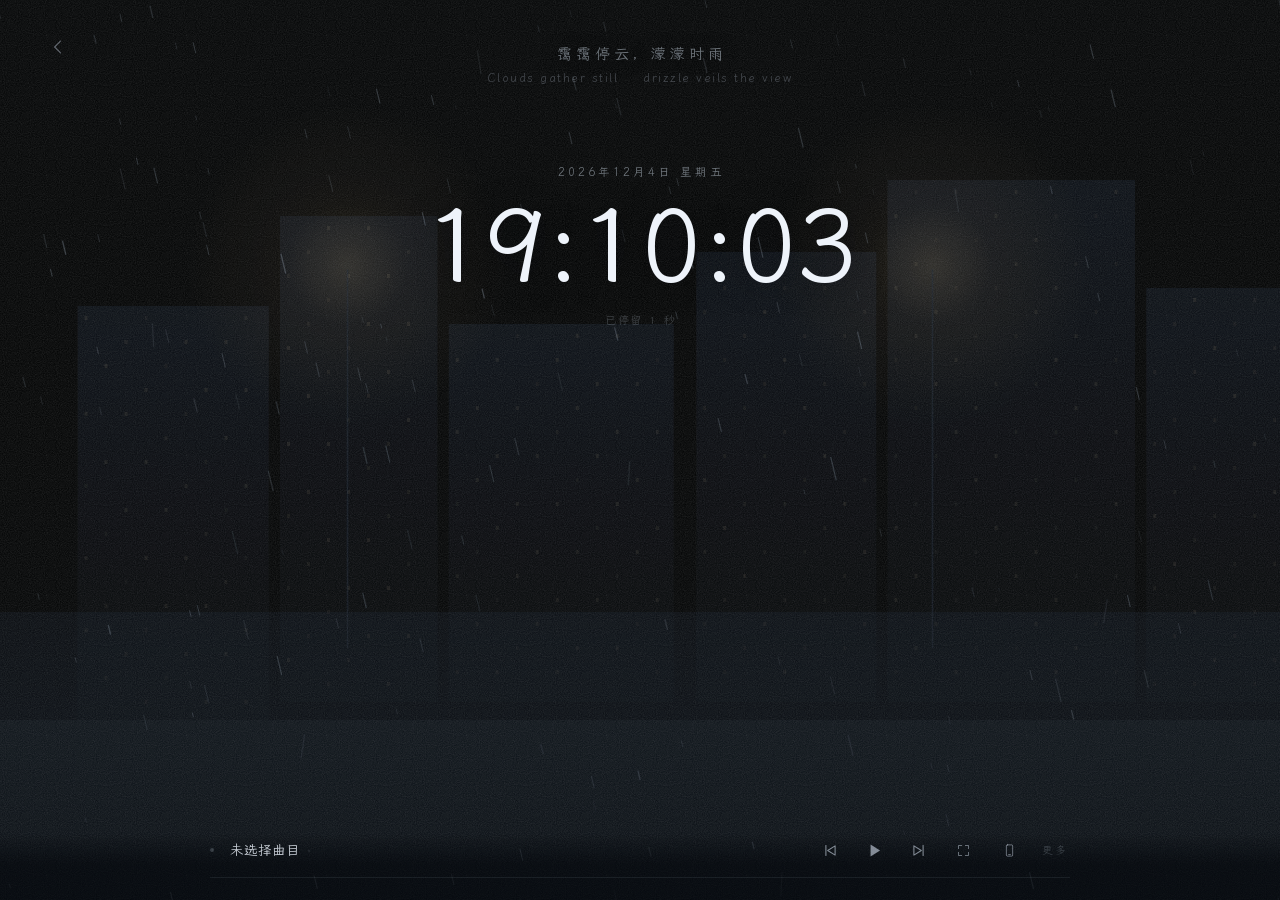
<file: app/src/main/assets/player.html>
<!DOCTYPE html>
<html lang="zh-CN">
<head>
<meta charset="utf-8">
<meta name="robots" content="noindex, nofollow, noarchive, nosnippet, noimageindex">
<meta name="viewport" content="width=device-width, initial-scale=1, viewport-fit=cover">
<meta name="theme-color" content="#080b11">
<meta name="apple-mobile-web-app-capable" content="yes">
<meta name="mobile-web-app-capable" content="yes">
<meta name="apple-mobile-web-app-status-bar-style" content="black-translucent">

<link rel="stylesheet" href="./fonts/lxgw-wenkai.css">
<title>停云</title>
<style>

@font-face{
  font-family:'TingYun';
  src:local('LXGW WenKai'),local('LXGW WenKai Regular');
  font-weight:400;
  font-style:normal;
  font-display:swap;
}

@property --c1 { syntax:'<color>'; initial-value:#080b11; inherits:true; }
@property --c2 { syntax:'<color>'; initial-value:#121a26; inherits:true; }
@property --c3 { syntax:'<color>'; initial-value:#070a0f; inherits:true; }
@property --glow { syntax:'<color>'; initial-value:rgba(140,175,220,.10); inherits:true; }
@property --haze { syntax:'<color>'; initial-value:rgba(150,180,215,.055); inherits:true; }

:root{
  --c1:#080b11; --c2:#121a26; --c3:#070a0f;
  --glow:rgba(140,175,220,.10);
  --haze:rgba(150,180,215,.055);

  --ink:#eef3fa;
  --dim:rgba(219,230,245,.46);
  --dimmer:rgba(214,226,242,.22);
  --hair:rgba(200,220,245,.085);
  --ease:cubic-bezier(.23,1,.32,1);
  --glass:rgba(18,24,34,.34);
}
*{margin:0;padding:0;box-sizing:border-box;-webkit-tap-highlight-color:transparent}
html{height:100%;width:100%;overflow:hidden;overscroll-behavior:none;
  background:#070a0f;
  color-scheme:dark;
  -webkit-tap-highlight-color:transparent;
}
html::before{
  content:'';position:fixed;inset:0;z-index:-1;
  background:#070a0f;
  pointer-events:none;
}
body{height:100%;width:100%;overflow:hidden;overscroll-behavior:none;
  background:#070a0f;
  color-scheme:dark;
}
body{
  background:#06090e;
  color:var(--ink);
  font-family:'LXGW WenKai','TingYun',KaiTi,STKaiti,'Kaiti SC','PingFang SC','Hiragino Sans GB','Noto Sans CJK SC','Microsoft YaHei',sans-serif;
  -webkit-font-smoothing:antialiased;
  text-rendering:optimizeLegibility;
  user-select:none;-webkit-user-select:none;
  
  -webkit-touch-callout:none;
  -webkit-tap-highlight-color:transparent;
  position:fixed;inset:0;
  transition:--c1 1600ms var(--ease),--c2 1600ms var(--ease),
             --c3 1600ms var(--ease),--glow 1600ms var(--ease),
             --haze 1600ms var(--ease);
}

#bg{
  position:fixed;inset:0;z-index:0;
  background:linear-gradient(168deg,var(--c1) 0%,var(--c2) 58%,var(--c3) 100%);
}
#bg::before{
  content:'';position:absolute;inset:0;
  background:radial-gradient(118% 74% at 50% 106%,var(--glow) 0%,transparent 60%);
}
#bg::after{
  content:'';position:absolute;inset:0;
  background:radial-gradient(90% 58% at 50% 12%,var(--haze) 0%,transparent 64%);
}
#rain{position:fixed;inset:0;z-index:1;display:block;width:100%;height:100%}
#veil{
  position:fixed;inset:0;z-index:2;pointer-events:none;
  background:
    linear-gradient(180deg,rgba(5,8,12,.34) 0%,rgba(5,8,12,.02) 40%,rgba(4,7,11,.46) 100%);
}

#wallDim{
  position:fixed;inset:0;z-index:5;pointer-events:none;
  background:rgba(0,0,0,.55);
  opacity:0;
  transition:opacity .35s var(--ease),background-color .2s linear;
}

#glass{
  position:fixed;inset:0;z-index:3;
  pointer-events:none;
  background:rgba(10,15,23,.20);
  transition:background 1.6s var(--ease);
}
#glass::after{
  content:'';
  position:absolute;inset:0;
  
  opacity:1;
  background-image:url("data:image/svg+xml;utf8,\
<svg xmlns='http://www.w3.org/2000/svg' width='140' height='140'>\
<filter id='n'><feTurbulence type='fractalNoise' baseFrequency='.92' numOctaves='2' stitchTiles='stitch'/>\
<feColorMatrix type='saturate' values='0'/></filter>\
<rect width='140' height='140' filter='url(%23n)' opacity='.16'/></svg>");
  background-size:140px 140px;
  pointer-events:none;
}
body.quiet #glass{
  background:rgba(10,15,23,.13);
}

body.bare #veil{
  background:
    linear-gradient(180deg,rgba(5,8,12,.16) 0%,rgba(5,8,12,.01) 40%,rgba(4,7,11,.24) 100%);
}
body.bare #glass{
  background:rgba(10,15,23,.08);
}

body.blankCanvas #veil{
  background:
    linear-gradient(180deg,rgba(5,8,12,.06) 0%,rgba(5,8,12,0) 40%,rgba(4,7,11,.10) 100%);
}
body.blankCanvas #glass{
  background:rgba(10,15,23,.04);
}

#wall{
  position:fixed;inset:0;z-index:3;pointer-events:none;
  background-position:center center;
  background-size:cover;
  background-repeat:no-repeat;
  opacity:0;
  transition:opacity .9s var(--ease);
}
#wall.on{opacity:1}

#vbg{

  position:fixed;inset:0;z-index:1;
  width:100%;height:100%;
  object-fit:cover;
  opacity:0;
  pointer-events:none;
  transition:opacity 1.2s var(--ease);
  background:#000;
  -webkit-transform:translateZ(0);
  transform:translateZ(0);
  will-change:opacity;
}
#vbg.on{opacity:1}

body.vid #rain{opacity:0}
#rain{transition:opacity .9s var(--ease)}

#verse{
  position:fixed;top:clamp(38px,7.4vh,72px);left:0;right:0;z-index:6;
  text-align:center;
  font-size:clamp(11px,2.5vw,14px);
  letter-spacing:.46em;text-indent:.46em;
  color:var(--dim);
  text-shadow:0 1px 16px rgba(4,7,11,.7);
  transition:opacity .95s var(--ease),transform .95s var(--ease);
}

#verseEn{
  position:fixed;left:0;right:0;z-index:6;
  display:flex;flex-direction:row;gap:1.4em;align-items:center;justify-content:center;
  top:calc(clamp(38px,7.4vh,72px) + clamp(20px,3.4vh,28px));
  text-align:center;
  font-size:clamp(9.5px,2.1vw,11.5px);
  letter-spacing:.13em;
  color:rgba(214,226,242,.26);
  transition:opacity .95s var(--ease),transform .95s var(--ease);
}
body.quiet #verseEn{
  opacity:.24;
  transform:none;
}

#stage{
  position:fixed;inset:0;z-index:4;
  display:flex;flex-direction:column;align-items:center;justify-content:center;
  padding:0 clamp(18px,5vw,52px);
  padding-top:clamp(96px,17vh,150px);
  padding-bottom:clamp(104px,18vh,150px);
  pointer-events:none;
}

#core{
  position:relative;
  padding:clamp(22px,4.2vh,36px) clamp(8px,2.4vw,20px);
  background:transparent;
  box-shadow:none;
  text-align:center;
  max-width:min(660px,92vw);
  transition:opacity .9s var(--ease);
}
#date{
  font-size:clamp(10.5px,2.3vw,12.5px);
  letter-spacing:.22em;text-indent:.22em;
  color:var(--dim);
  white-space:nowrap;
  transition:opacity .9s var(--ease),transform .9s var(--ease);
}
#time{
  margin-top:clamp(10px,2.2vh,17px);
  font-size:clamp(40px,13.4vw,100px);
  font-weight:400;line-height:1;
  letter-spacing:-.014em;
  font-variant-numeric:tabular-nums;
  font-feature-settings:'tnum' 1;
  color:var(--ink);
  white-space:nowrap;
  text-shadow:0 2px 30px rgba(4,7,11,.5);
}
#stay{
  margin-top:clamp(10px,2vh,15px);
  font-size:clamp(9.5px,2.1vw,11.5px);
  letter-spacing:.18em;text-indent:.18em;
  color:var(--dimmer);
  white-space:nowrap;
  transition:opacity .9s var(--ease),transform .9s var(--ease);
}

#lyric{
  
  margin-top:clamp(26px,5.4vh,50px);
  max-width:min(720px,90vw);
  text-align:center;
  min-height:3.1em;
  transition:opacity .9s var(--ease),transform .9s var(--ease);
}
#lyric .l{
  font-size:clamp(14px,3.4vw,19px);
  line-height:1.55;
  letter-spacing:.012em;
  color:rgba(236,243,252,.88);
  text-shadow:0 1px 20px rgba(4,7,11,.75);
  transition:opacity .5s var(--ease);
}
#lyric .c{
  margin-top:.46em;
  font-size:clamp(11.5px,2.8vw,13.5px);
  line-height:1.62;
  letter-spacing:.045em;
  color:var(--dim);
  text-shadow:0 1px 18px rgba(4,7,11,.7);
  transition:opacity .5s var(--ease);
}
#lyric.empty .l,#lyric.empty .c{opacity:0}

body.quiet #verse{
  opacity:calc(var(--q,1) * .34);
  transform:none;
}
body.quiet #date{
  opacity:calc(var(--q,1) * .42);
  transform:none;
}
body.quiet #stay{
  opacity:calc(var(--q,1) * .26);
  transform:none;
}
body.quiet #lyric{
  opacity:calc(var(--q,1) * .46);
  transform:none;
}
body.quiet #core{
  background:transparent;
  box-shadow:none;
}
body.quiet #deck{opacity:calc(1 - (1 - var(--q,1)) * .44)}

#deck{
  position:fixed;left:0;right:0;bottom:0;z-index:20;
  padding:0 clamp(16px,4.6vw,48px) calc(clamp(12px,2.4vh,20px) + env(safe-area-inset-bottom,0px));
  background:linear-gradient(180deg,transparent,rgba(4,7,11,.52) 42%);
  transition:opacity .95s var(--ease);
}

#bar{
  display:flex;align-items:center;gap:clamp(10px,2.6vw,18px);
  padding-bottom:clamp(9px,1.9vh,14px);
  border-bottom:1px solid var(--hair);
}
#dot{
  width:4px;height:4px;flex:none;border-radius:50%;
  background:var(--dimmer);
  transition:background .35s ease,box-shadow .35s ease;
}
#dot.on{background:rgba(214,231,250,.82);box-shadow:0 0 9px rgba(200,222,248,.5)}
#meta{
  min-width:0;flex:1;
  display:flex;align-items:baseline;gap:7px;
}
#song{
  font-size:clamp(11.5px,2.6vw,13px);
  color:rgba(234,241,250,.9);
  white-space:nowrap;overflow:hidden;text-overflow:ellipsis;
  min-width:0;
}
#album{
  font-size:clamp(9.5px,2.2vw,11px);
  color:var(--dimmer);
  white-space:nowrap;overflow:hidden;text-overflow:ellipsis;
  flex:0 1 auto;max-width:40%;
}
#album::before{content:'·';margin-right:7px;opacity:.5}

.ico{
  flex:none;width:28px;height:28px;
  display:grid;place-items:center;
  background:transparent;border:0;padding:0;cursor:pointer;
  color:rgba(219,230,245,.62);
  transition:color .24s ease,transform .18s ease;
}
.ico:hover{color:var(--ink)}
.ico:active{transform:scale(.92)}
.ico svg{width:17px;height:17px;fill:none;stroke:currentColor;stroke-width:1.5;stroke-linecap:round;stroke-linejoin:round;display:block}
.ico.play svg{width:19px;height:19px;fill:currentColor;stroke:none}

#more{
  flex:none;
  background:transparent;border:0;padding:5px 2px;cursor:pointer;
  font:inherit;font-size:clamp(9.5px,2.2vw,11px);
  letter-spacing:.16em;
  color:var(--dimmer);
  transition:color .24s ease,letter-spacing .3s ease;
}
#more:hover{color:var(--dim)}
#more.on{color:rgba(219,230,245,.8)}

#panel{
  max-height:0;opacity:0;overflow:hidden;
  transition:max-height .48s var(--ease),opacity .3s ease;
}

#deck.open #panel{
  max-height:min(560px,70vh);
  opacity:1;
  overflow-y:auto;
  overflow-x:hidden;
  -webkit-overflow-scrolling:touch;
  overscroll-behavior:contain;
}

#deck.open #panel::-webkit-scrollbar{width:2px}
#deck.open #panel::-webkit-scrollbar-thumb{
  background:rgba(200,222,248,.16);
  border-radius:2px;
}

#deck.open #panel:has(#wallLib.on){max-height:min(560px,70vh)}

#seek{
  margin-top:clamp(11px,2vh,15px);
  height:16px;display:flex;align-items:center;cursor:pointer;
}
#track{
  position:relative;width:100%;height:2px;
  background:rgba(200,222,248,.11);
  border-radius:2px;
}
#fill{
  position:absolute;left:0;top:0;height:100%;width:0%;
  background:rgba(226,238,252,.66);
  border-radius:2px;
  transition:width .25s linear;
}

#tools{
  margin-top:clamp(13px,2.4vh,18px);
  display:flex;flex-wrap:wrap;gap:clamp(7px,1.8vw,11px);
}
.tool{
  flex:1 1 auto;min-width:74px;
  height:32px;padding:0 13px;
  font:inherit;font-size:clamp(10px,2.3vw,11.5px);
  letter-spacing:.03em;
  color:rgba(219,230,245,.58);
  background:rgba(255,255,255,.02);
  border:1px solid var(--hair);
  border-radius:5px;
  cursor:pointer;
  transition:color .24s ease,border-color .24s ease,background .24s ease;
}
.tool:hover{color:var(--ink);border-color:rgba(200,222,248,.2)}
.tool:active{background:rgba(255,255,255,.05)}

#amb{
  margin-top:clamp(15px,2.8vh,21px);
  padding-top:clamp(12px,2.2vh,16px);
  border-top:1px solid rgba(200,222,248,.05);
  display:flex;flex-direction:column;gap:clamp(9px,1.7vh,13px);
}
#ambTop,#ambVol,#bgPick,#lyricOff{
  display:flex;align-items:center;
  gap:clamp(12px,3.4vw,22px);
  width:100%;
}
#ambVol{gap:10px}

#bgPick{
  flex-wrap:wrap;
  align-items:center;
  gap:8px clamp(8px,2vw,14px);
  margin-top:clamp(10px,1.9vh,14px);
}
#bgLabel{
  flex:none;
  font-size:clamp(9px,2.1vw,10.5px);
  letter-spacing:.2em;
  color:rgba(214,226,242,.28);
}
#bgPick .bgp{
  flex:0 0 auto;          
  min-width:max-content;  
  min-height:30px;
  padding:0 clamp(6px,1.8vw,12px);
  font-size:clamp(10px,2.2vw,12px);
  letter-spacing:.04em;
  white-space:nowrap;
}

#bgPick #bgWall{
  margin-left:auto;       
  padding:0 clamp(8px,2.2vw,14px);
  border:1px solid rgba(200,222,248,.12);
  border-radius:999px;
}
#bgPick #bgWall.on{
  border-color:rgba(160,205,255,.38);
  color:rgba(240,248,255,.94);
}

#lyricOff{gap:10px;margin-top:clamp(2px,.4vh,4px)}
#loLabel{
  font-size:clamp(9px,2.1vw,10.5px);
  letter-spacing:.2em;
  color:rgba(214,226,242,.28);
  flex:none;
}
#loNum{
  flex:none;
  font-size:clamp(9px,2.1vw,10.5px);
  letter-spacing:.08em;
  color:rgba(214,226,242,.34);
  font-variant-numeric:tabular-nums;
  min-width:44px;text-align:right;
}

#fadeSet{
  margin-top:clamp(10px,1.9vh,14px);
  padding-top:clamp(10px,1.9vh,14px);
  border-top:1px solid rgba(200,222,248,.05);
  display:flex;flex-direction:column;gap:10px;
}
#fadeSet .frow{
  display:flex;align-items:center;
  gap:10px;width:100%;
}
#fadeSet .flabel{
  font-size:clamp(9px,2.1vw,10.5px);
  letter-spacing:.2em;
  color:rgba(214,226,242,.28);
  flex:none;
  min-width:52px;
}
#fadeSet .fnum{
  flex:none;
  font-size:clamp(9px,2.1vw,10.5px);
  letter-spacing:.08em;
  color:rgba(214,226,242,.34);
  font-variant-numeric:tabular-nums;
  min-width:44px;text-align:right;
}

#fadeSet .fsw{
  flex:none;
  margin-left:auto;
  width:44px;height:44px;
  display:inline-flex;align-items:center;justify-content:center;
  border:0;background:none;padding:0;
  -webkit-tap-highlight-color:transparent;
}
#fadeSet .fsw i{
  display:block;position:relative;
  width:34px;height:18px;border-radius:9px;
  background:rgba(214,226,242,.10);
  transition:background .28s var(--ease);
}
#fadeSet .fsw i::after{
  content:'';
  position:absolute;top:2px;left:2px;
  width:14px;height:14px;border-radius:50%;
  background:rgba(214,226,242,.42);
  transition:transform .28s var(--ease),background .28s var(--ease);
}
#fadeSet .fsw[aria-checked="true"] i{background:rgba(160,205,255,.30)}
#fadeSet .fsw[aria-checked="true"] i::after{
  transform:translateX(16px);
  background:rgba(240,248,255,.92);
}

#fadeSet.off #fadeDelayRow,
#fadeSet.off #fadeLevelRow{opacity:.34;pointer-events:none}

#ambTop .amb,#ambTop #ambOff{
  min-height:44px;min-width:30px;
  display:inline-flex;align-items:center;justify-content:center;
  padding:0 4px;
  -webkit-tap-highlight-color:transparent;
  touch-action:manipulation;
}
#ambLabel{
  font-size:clamp(9px,2.1vw,10.5px);
  letter-spacing:.2em;
  color:rgba(214,226,242,.28);
  flex:none;
}
.amb{
  background:transparent;border:0;padding:3px 0;cursor:pointer;
  font:inherit;font-size:clamp(11px,2.5vw,12.5px);
  letter-spacing:.14em;
  color:rgba(214,226,242,.34);
  position:relative;
  transition:color .42s var(--ease);
}
.amb:hover{color:rgba(226,238,252,.7)}
.amb.on{color:rgba(238,244,252,.95)}
.amb.on::after{
  content:'';position:absolute;left:0;right:0;bottom:-4px;height:1px;
  background:currentColor;opacity:.6;
}

#volRange,#loRange,#fadeDelay,#fadeLevel{
  -webkit-appearance:none;appearance:none;
  flex:1 1 auto;min-width:0;width:100%;height:34px;
  -webkit-tap-highlight-color:transparent;
  touch-action:manipulation;
  background:transparent;cursor:pointer;
  outline:none;
}
#volRange::-webkit-slider-runnable-track,#loRange::-webkit-slider-runnable-track,#fadeDelay::-webkit-slider-runnable-track,#fadeLevel::-webkit-slider-runnable-track{
  height:1px;
  background:rgba(200,222,248,.14);
  border-radius:1px;
}
#volRange::-webkit-slider-thumb,#loRange::-webkit-slider-thumb,#fadeDelay::-webkit-slider-thumb,#fadeLevel::-webkit-slider-thumb{
  -webkit-appearance:none;appearance:none;
  width:14px;height:14px;margin-top:-6.5px;
  border-radius:50%;
  background:rgba(226,238,252,.82);
  box-shadow:0 0 6px rgba(200,222,248,.34);
  cursor:pointer;
}
#volRange::-moz-range-track,#loRange::-moz-range-track,#fadeDelay::-moz-range-track,#fadeLevel::-moz-range-track{
  height:1px;
  background:rgba(200,222,248,.14);
  border-radius:1px;
}
#volRange::-moz-range-thumb,#loRange::-moz-range-thumb,#fadeDelay::-moz-range-thumb,#fadeLevel::-moz-range-thumb{
  width:14px;height:14px;border:0;
  border-radius:50%;
  background:rgba(226,238,252,.82);
  cursor:pointer;
}

#wallLib{
  display:none;
  gap:10px;
  align-items:center;
  overflow-x:auto;
  overflow-y:hidden;
  padding:2px 0 4px;
  -webkit-overflow-scrolling:touch;
  scrollbar-width:none;
}
#wallLib.on{display:flex}
#wallLib::-webkit-scrollbar{display:none}
.wcell{
  flex:0 0 auto;
  width:56px;height:82px;
  border-radius:8px;
  border:1px solid rgba(200,222,248,.14);
  background-color:rgba(255,255,255,.04);
  background-size:cover;
  background-position:center;
  position:relative;
  -webkit-tap-highlight-color:transparent;
  transition:border-color .42s var(--ease),transform .42s var(--ease);
}
.wcell:active{transform:scale(.96)}
.wcell.cur{border-color:rgba(226,238,252,.6)}
.wcell.cur::after{
  content:'';position:absolute;right:4px;bottom:4px;
  width:5px;height:5px;border-radius:50%;
  background:rgba(238,244,252,.9);
}
.wcell.add{
  display:flex;align-items:center;justify-content:center;
  color:rgba(226,238,252,.6);
  font-size:20px;line-height:1;
  background-image:none;
}
.wcell.add:active{color:rgba(238,244,252,.95)}

#wallLibTip{
  flex:0 0 auto;
  color:rgba(226,238,252,.42);
  font-size:clamp(10px,.9vw,12px);
  letter-spacing:.06em;
  white-space:nowrap;
}

#tip{
  position:fixed;left:50%;bottom:clamp(96px,17vh,132px);
  transform:translate(-50%,8px);
  z-index:40;
  padding:8px 15px;
  font-size:11.5px;letter-spacing:.05em;
  color:rgba(234,241,250,.9);
  background:rgba(14,20,29,.9);
  -webkit-backdrop-filter:blur(14px);backdrop-filter:blur(14px);
  border-radius:4px;
  box-shadow:0 8px 26px rgba(0,0,0,.4);
  opacity:0;pointer-events:none;
  transition:opacity .28s ease,transform .28s var(--ease);
}
#tip.on{opacity:1;transform:translate(-50%,0)}

#list{
  position:fixed;inset:0;z-index:31;
  background:rgba(5,8,12,.9);
  display:flex;flex-direction:column;
  padding:clamp(26px,7vh,58px) clamp(20px,6vw,56px) clamp(22px,5vh,42px);
  opacity:0;pointer-events:none;
  transition:opacity .32s var(--ease);
}
#list.on{opacity:1;pointer-events:auto}
#list .hd{
  display:flex;align-items:center;justify-content:space-between;
  padding-bottom:14px;
  border-bottom:1px solid var(--hair);
  flex:none;
}
#list .hd b{
  font-size:11px;font-weight:400;letter-spacing:.24em;
  color:var(--dim);
}
#list .hd em{
  font-style:normal;font-size:11px;letter-spacing:.1em;
  color:var(--dimmer);cursor:pointer;padding:4px;
}
#list .hd em:hover{color:var(--dim)}
#rows{
  flex:1;overflow-y:auto;overscroll-behavior:contain;
  -webkit-overflow-scrolling:touch;
  margin-top:10px;
}

#listEmpty{
  flex:1;display:none;
  flex-direction:column;align-items:center;justify-content:center;
  gap:18px;text-align:center;
  padding-bottom:8vh;
}
#listEmpty.on{display:flex}
#listEmpty .e1{
  font-size:15px;letter-spacing:.08em;
  color:var(--dim);
}
#listEmpty .e2{
  font-size:12px;line-height:1.9;letter-spacing:.04em;
  color:var(--dimmer);
  max-width:22em;
}
#listEmpty .eadd{
  margin-top:6px;
  appearance:none;background:none;border:none;
  padding:9px 2px 7px;
  font:inherit;font-size:13px;letter-spacing:.14em;
  color:rgba(238,244,252,.82);
  border-bottom:1px solid rgba(200,220,245,.26);
  cursor:pointer;
  transition:color .24s ease,border-color .24s ease;
  -webkit-tap-highlight-color:transparent;
}
#listEmpty .eadd:hover{
  color:#eef4fc;
  border-bottom-color:rgba(200,220,245,.55);
}
.row{
  display:flex;align-items:baseline;gap:12px;
  padding:clamp(11px,2.4vh,15px) 2px;
  border-bottom:1px solid rgba(200,222,248,.04);
  cursor:pointer;
  transition:background .2s ease;
}
.row:hover{background:rgba(255,255,255,.02)}

#rowMenu{
  position:fixed;inset:0;z-index:60;
  display:flex;flex-direction:column;justify-content:flex-end;
  background:rgba(4,7,11,.62);
  opacity:0;pointer-events:none;
  transition:opacity .24s var(--ease);
}
#rowMenu.on{opacity:1;pointer-events:auto}
#rowMenu .rm-sheet{
  display:flex;flex-direction:column;gap:8px;
  padding:18px clamp(20px,6vw,44px) calc(18px + env(safe-area-inset-bottom,0px));
  background:rgba(12,18,26,.96);
  border-top:1px solid rgba(200,222,248,.1);
  border-radius:20px 20px 0 0;
  transform:translateY(14px);
  transition:transform .26s var(--ease);
}
#rowMenu.on .rm-sheet{transform:translateY(0)}
#rowMenu .rm-title{
  max-width:100%;
  margin:0 0 6px;
  font-size:clamp(12.5px,2.9vw,14px);
  color:rgba(236,243,252,.62);
  text-align:center;
  white-space:nowrap;overflow:hidden;text-overflow:ellipsis;
  letter-spacing:.02em;
}
#rowMenu .rm-btn{
  width:100%;
  padding:clamp(14px,2.8vh,18px) 18px;
  border:0;
  border-radius:14px;
  background:rgba(255,255,255,.05);
  color:rgba(232,240,250,.92);
  font-family:inherit;font-size:clamp(13px,3vw,14.5px);
  letter-spacing:.03em;
  cursor:pointer;
  transition:background .2s ease;
  -webkit-tap-highlight-color:transparent;
}
#rowMenu .rm-btn:active{background:rgba(255,255,255,.11)}
#rowMenu .rm-btn.danger{color:rgba(240,150,140,.95)}
#rowMenu .rm-btn.danger:active{background:rgba(240,150,140,.13)}
.row .n{
  flex:1;min-width:0;
  font-size:clamp(12.5px,2.9vw,14.5px);
  color:rgba(230,239,250,.82);
  white-space:nowrap;overflow:hidden;text-overflow:ellipsis;
}
.row .a{
  flex:none;max-width:42%;
  font-size:clamp(10px,2.2vw,11.5px);
  color:var(--dimmer);
  white-space:nowrap;overflow:hidden;text-overflow:ellipsis;
}
.row.on .n{color:#fff}
.row.on .n::before{
  content:'';display:inline-block;
  width:3px;height:3px;border-radius:50%;
  background:rgba(226,238,252,.9);
  vertical-align:middle;margin-right:9px;
  position:relative;top:-2px;
}

#deck{
  padding-bottom:calc(clamp(12px,2.4vh,20px) + env(safe-area-inset-bottom,0px));
}

@media (orientation:portrait) and (max-width:480px){
  #stage{
    justify-content:flex-start;
    padding-top:clamp(112px,13.5vh,132px);
  }
  #verse{top:clamp(34px,4.6vh,44px)}
  #verseEn{top:calc(clamp(34px,4.6vh,44px) + clamp(19px,2.6vh,24px))}
}

@media (orientation:landscape){
  #verse{top:clamp(6px,1.4vh,14px);font-size:clamp(10px,1.7vh,13px)}

  #verseEn{top:calc(clamp(6px,1.4vh,14px) + clamp(15px,2.6vh,21px));font-size:clamp(9px,1.5vh,11px)}
  #stage{
    padding:0 clamp(40px,8vw,110px);

    justify-content:flex-start;
    padding-top:clamp(62px,13vh,88px);
    padding-bottom:clamp(74px,15vh,104px);
  }
  #core{padding:clamp(15px,3vh,24px) clamp(26px,5vw,48px);max-width:min(600px,64vw)}
  #time{font-size:clamp(34px,10.4vh,86px);margin-top:clamp(7px,1.5vh,12px)}
  #date{font-size:clamp(9.5px,1.6vh,12px)}
  #stay{font-size:clamp(9px,1.5vh,11px);margin-top:clamp(7px,1.4vh,11px)}
  #lyric{margin-top:clamp(16px,3.6vh,32px);min-height:2.6em}
  #lyric .l{font-size:clamp(12.5px,2.3vh,17px)}
  #lyric .c{font-size:clamp(10.5px,1.9vh,13px)}
  #deck{padding-left:clamp(40px,8vw,110px);padding-right:clamp(40px,8vw,110px)}
  
  #amb{margin-top:8px;padding-top:8px;gap:6px}
  #ambTop .amb,#ambTop #ambOff{min-height:32px;padding:0 2px}
  #ambVol{gap:8px}
   
  #core{padding-top:clamp(10px,2vh,16px)}
  #tip{bottom:clamp(70px,13vh,96px)}
  #list{padding:clamp(16px,4vh,34px) clamp(40px,8vw,110px)}
  
  #deck.open #panel{max-height:min(680px,78vh)}
}

@media (min-width:900px){
  #verse{
    top:clamp(30px,5vh,54px);
    font-size:15px;letter-spacing:.26em;text-indent:.26em;
  }
  #verseEn{
    top:calc(clamp(30px,5vh,54px) + clamp(19px,3.2vh,26px));
    gap:2.2em;font-size:11.5px;
  }

  #stage{
    padding:0 40px;
    padding-top:clamp(90px,15vh,140px);
    padding-bottom:clamp(120px,18vh,160px);
  }
  #core{padding:clamp(20px,3.4vh,30px) 24px;max-width:720px}
  #date{font-size:11.5px;letter-spacing:.26em;text-indent:.26em}
  #time{font-size:clamp(64px,11.5vh,116px);margin-top:clamp(10px,1.8vh,16px)}
  #stay{font-size:11px;margin-top:clamp(10px,1.8vh,15px)}

  #lyric{margin-top:clamp(26px,4.6vh,44px);min-height:3em;max-width:720px}
  #lyric .l{font-size:clamp(15px,2.4vh,19px)}
  #lyric .c{font-size:clamp(12px,1.9vh,14.5px);margin-top:9px}

  #deck{
    padding:0 40px calc(22px + env(safe-area-inset-bottom,0px));
    background:linear-gradient(180deg,transparent,rgba(4,7,11,.62) 46%);
  }
  #bar{
    max-width:860px;margin:0 auto;
    gap:16px;padding-bottom:12px;
  }
  #song{font-size:13.5px}
  #album{font-size:11px}
#panel{max-width:860px;margin:0 auto}
   
   #deck.open #panel{max-height:min(620px,82vh)}
  #tools{gap:10px;margin-top:14px;flex-wrap:wrap}
  .tool{min-width:0;padding:0 16px;height:32px;font-size:12px;letter-spacing:.1em}
  #amb{margin-top:14px;padding-top:12px}
  #ambTop,#ambVol{gap:18px}
  
  #ambTop .amb,#ambTop #ambOff{min-height:30px;min-width:0;padding:0 2px;font-size:12px}
  
  #list{padding:clamp(30px,6vh,56px) 0}
  #rows{max-width:760px;margin:0 auto}
  #tip{bottom:clamp(96px,14vh,124px)}

  #deck{opacity:.92}
  body.quiet #deck{opacity:.5}
}

@media (min-width:1400px){
  #time{font-size:clamp(76px,12vh,132px)}
  #lyric{margin-top:clamp(30px,5vh,52px)}
  #bar,#panel{max-width:960px}
  #rows{max-width:860px}
}

@media (min-width:900px) and (max-height:620px){
  #stage{padding-top:clamp(64px,11vh,96px);padding-bottom:clamp(96px,16vh,124px)}
  #time{font-size:clamp(48px,12vh,80px)}
  #lyric{margin-top:clamp(14px,2.6vh,22px);min-height:2.6em}
  #lyric .l{font-size:clamp(13px,2.2vh,16px)}
}

@media (max-width:359px){
  #time{font-size:clamp(34px,12.4vw,44px)}
  #core{padding:20px 20px}
  .tool{min-width:64px;padding:0 9px}
}

@media (prefers-reduced-motion:reduce){
  *{transition-duration:.01ms!important;animation-duration:.01ms!important}
}

#rain,#bg,#veil,#glass{
  contain:paint;
  will-change:auto;
}
#stage,#deck{
  contain:layout style;
}

.ico.top{
  width:34px;height:34px;flex:none;
  display:inline-flex;align-items:center;justify-content:center;
  background:transparent;border:0;cursor:pointer;
  color:rgba(219,230,245,.5);
  -webkit-tap-highlight-color:transparent;
  touch-action:manipulation;
  transition:color .24s ease;
}
.ico.top:hover{color:rgba(238,244,252,.9)}
.ico.top svg{width:17px;height:17px;fill:none;stroke:currentColor;stroke-width:1.5;stroke-linecap:round;stroke-linejoin:round}

#home{
  position:fixed;z-index:8;
  top:calc(env(safe-area-inset-top,0px) + clamp(14px,2.6vh,26px));
  left:calc(env(safe-area-inset-left,0px) + clamp(12px,3vw,26px));
  width:40px;height:40px;
  display:flex;align-items:center;justify-content:center;
  color:rgba(214,226,242,.4);
  text-decoration:none;
  -webkit-tap-highlight-color:transparent;
  transition:color .3s var(--ease),opacity .9s var(--ease);
}
#home:hover{color:rgba(238,244,252,.88)}
#home svg{width:20px;height:20px;fill:none;stroke:currentColor;stroke-width:1.5;stroke-linecap:round;stroke-linejoin:round}
body.quiet #home{opacity:.4}

@media (min-width:900px){
  .ico.top{width:30px;height:30px}
  .ico.top svg{width:15px;height:15px}
  #home{top:clamp(18px,3vh,32px);left:clamp(22px,3vw,44px)}
}

</style>

</head>
<body>
<div id="app">
<div id="bg"></div>

<div id="wall"></div>

<video id="vbg" muted loop playsinline preload="auto" aria-hidden="true"></video>
<canvas id="rain"></canvas>
<div id="veil"></div>

<div id="wallDim"></div>
<div id="glass"></div>
<a id="home" href="./index.html" aria-label="返回首页">
  <svg viewBox="0 0 24 24"><path d="M15 5l-7 7 7 7"/></svg>
</a>

<div id="verse">霭霭停云，濛濛时雨</div>
<div id="verseEn"><span>Clouds gather still</span><span>drizzle veils the view</span></div>

<main id="stage">
  <section id="core">
    <div id="date"></div>
    <div id="time">00:00:00</div>
    <div id="stay"></div>
  </section>
  <div id="lyric" class="empty">
    <div class="l"></div>
    <div class="c"></div>
  </div>
</main>

<footer id="deck">
  <div id="bar">
    <span id="dot"></span>
    <div id="meta">
      <div id="song">未选择曲目</div>
      <div id="album"></div>
    </div>
    <button class="ico" id="bPrev" type="button" aria-label="上一首">
      <svg viewBox="0 0 24 24"><path d="M18.5 5.5v13L8 12l10.5-6.5z"/><path d="M5.5 5v14"/></svg>
    </button>
    <button class="ico play" id="bPlay" type="button" aria-label="播放">
      <svg viewBox="0 0 24 24"><path d="M7 4.5l12 7.5-12 7.5z"/></svg>
    </button>
    <button class="ico" id="bNext" type="button" aria-label="下一首">
      <svg viewBox="0 0 24 24"><path d="M5.5 5.5v13L16 12 5.5 5.5z"/><path d="M18.5 5v14"/></svg>
    </button>
    <button class="ico top" id="bFull2" type="button" aria-label="全屏">
      <svg viewBox="0 0 24 24"><path d="M4 9V4h5"/><path d="M20 9V4h-5"/><path d="M4 15v5h5"/><path d="M20 15v5h-5"/></svg>
    </button>
    <button class="ico top" id="bRot2" type="button" aria-label="横屏">
      <svg viewBox="0 0 24 24"><rect x="7" y="3" width="10" height="18" rx="1.6"/><path d="M10.5 18.5h3"/></svg>
    </button>
    <button id="more" type="button">更多</button>
  </div>

    <div id="panel">
    <div id="seek"><div id="track"><div id="fill"></div></div></div>
    
    <div id="lyricOff">
      <span id="loLabel">歌词</span>
      <input id="loRange" type="range" min="-5000" max="5000" value="0" step="100"
             aria-label="歌词偏移">
      <span id="loNum">0.0s</span>
    </div>

    <div id="fadeSet">
      <div class="frow">
        <span class="flabel">元素淡出</span>
        <button id="fadeOn" class="fsw" type="button" role="switch" aria-checked="true">
          <i></i>
        </button>
      </div>
      <div class="frow" id="fadeDelayRow">
        <span class="flabel">多久后</span>
        <input id="fadeDelay" type="range" min="0" max="60" value="6" step="1"
               aria-label="淡出延迟">
        <span class="fnum" id="fadeDelayNum">6s</span>
      </div>
      <div class="frow" id="fadeLevelRow">
        <span class="flabel">淡到</span>
        <input id="fadeLevel" type="range" min="0" max="100" value="40" step="1"
               aria-label="淡出程度">
        <span class="fnum" id="fadeLevelNum">40%</span>
      </div>
    </div>

    <div id="tools">
      <button class="tool" id="bFile" type="button">上传本地歌曲</button>
      <button class="tool" id="bList" type="button">曲目列表</button>
      <button class="tool" id="bFull" type="button">全屏</button>
      <button class="tool" id="bRot" type="button">横屏</button>
    </div>
    <div id="amb">
      <div id="ambTop">
        <span id="ambLabel">白噪音</span>
        <button class="amb" data-s="rain" type="button">雨</button>
        <button class="amb" data-s="fire" type="button">火</button>
        <button class="amb" data-s="forest" type="button">林</button>
        <button class="amb" data-s="waves" type="button">浪</button>
        <button id="ambOff" type="button">关</button>
      </div>
      <div id="ambVol">
        <span id="volIcon">音量</span>
        <input id="volRange" type="range" min="0" max="100" value="34" step="1" aria-label="白噪音音量">
        <span id="volNum">34</span>
      </div>
      <div id="bgPick">
        <span id="bgLabel">雨景</span>
        <button class="bgp" data-v="garden" type="button">花田</button>
        <button class="bgp" data-v="store" type="button">便利店</button>
        <button class="bgp" data-v="station" type="button">车站</button>
        <button class="bgp" data-v="none" type="button">纯画面</button>
        <button class="bgp" id="bgWall" type="button">我的壁纸</button>
      </div>
      
      <div id="wallLib"></div>
    </div>
  </div>
</footer>

<section id="list">
  <div class="hd"><b>曲目</b><em id="lClose">收起</em></div>
  <div id="rows"></div>
  
  <div id="listEmpty">
    <div class="e1">没有曲目</div>
    <div class="e2">导入本地音频文件后显示</div>
    <button class="eadd" id="eAdd" type="button">选择文件</button>
  </div>
</section>

<div id="tip"></div>

<div id="rowMenu">
  <div class="rm-sheet">
    <div class="rm-title" id="rmTitle"></div>
    <button class="rm-btn" id="rmLyric" type="button">找歌词</button>
    <button class="rm-btn danger" id="rmDel" type="button">从曲库删除</button>
    <button class="rm-btn" id="rmCancel" type="button">取消</button>
  </div>
</div>
<input type="file" id="picker" accept="audio/*" multiple hidden>
</div>
<script>
  
  var SITE = [];
  var tracks = SITE;  

</script>
<script>

(function () {
  'use strict';
  var cv = null, ctx = null, W = 0, H = 0, dpr = 1;
  var scene = 'rain';
  var t0 = 0, last = 0, clock = 0;
  var drops = [], motes = [], waves = [], stars = [];
  var flick = 1;

  function rnd(a, b) { return a + Math.random() * (b - a); }

  var VX = 0, VW = 0, VH = 0, S = 1;
  function computeView() {
    var ar = W / H;

    var maxW = H * 1.25;
    if (ar > 1.25) {
      VW = maxW;
      VX = (W - VW) / 2;
    } else {
      VW = W;
      VX = 0;
    }
    VH = H;

    S = Math.min(VW, H);
  }

  function resize() {
    if (!cv) return;

    var vw = window.innerWidth || document.documentElement.clientWidth || 360;
    var vh = window.innerHeight || document.documentElement.clientHeight || 640;

    W = vw;
    H = vh;

    var raw = window.devicePixelRatio || 1;
    if (raw > 2) raw = 2;
    var budget = 1600000;
    var px = W * H * raw * raw;
    if (px > budget) raw = Math.max(1, Math.sqrt(budget / (W * H)));
    dpr = raw;

    cv.width = Math.round(W * dpr);
    cv.height = Math.round(H * dpr);
    ctx.setTransform(dpr, 0, 0, dpr, 0, 0);
    computeView();
    build();
  }

  var DENS = 1;

  function build() {
    var area = W * H;
    var ref = 420 * 860;
    DENS = Math.max(.85, Math.min(3.2, area / ref));
    DENS = Math.sqrt(DENS);

    drops.length = 0;
    var nDrop = Math.round(180 * DENS);
    for (var i = 0; i < nDrop; i++) drops.push(newDrop(true));

    motes.length = 0;
    var nMote = Math.round(90 * DENS);
    for (var j = 0; j < nMote; j++) motes.push(newMote(true));

    waves.length = 0;
    for (var k = 0; k < 7; k++) {
      waves.push({ y: .58 + k * .062, amp: rnd(3, 9), sp: rnd(.15, .46), ph: rnd(0, 6.28), a: .05 + k * .011 });
    }

    stars.length = 0;
    var nStar = Math.round(46 * DENS);
    for (var m = 0; m < nStar; m++) {
      stars.push({ x: rnd(0, W), y: rnd(0, H * .44), r: rnd(.4, 1.3), a: rnd(.10, .40), ph: rnd(0, 6.28) });
    }
  }

  function newDrop(init) {
    var z = rnd(.32, 1);
    return {
      x: rnd(-W * .2, W * 1.2),
      y: init ? rnd(-H, H) : rnd(-H * .4, -8),
      z: z, l: rnd(9, 26) * z, v: rnd(5.4, 10.2) * z, a: rnd(.3, 1)
    };
  }
  function newMote(init) {
    return {
      x: rnd(0, W), y: init ? rnd(0, H) : H + rnd(0, 50),
      r: rnd(.5, 1.7), v: rnd(.3, 1.0), a: rnd(.12, .5), ph: rnd(0, 6.28)
    };
  }

  var STREET = [
    [0.00, 0.34, 0.17, 0.46], [0.18, 0.24, 0.14, 0.54], [0.33, 0.36, 0.20, 0.42],
    [0.55, 0.28, 0.16, 0.50], [0.72, 0.20, 0.22, 0.58], [0.95, 0.32, 0.13, 0.46]
  ];

  function drawStreet(t, dt) {

    for (var i = 0; i < STREET.length; i++) {
      var b = STREET[i];
      var bx = VX + b[0] * VW, by = b[1] * VH, bw = b[2] * VW, bh = b[3] * VH;
      var g = ctx.createLinearGradient(0, by, 0, by + bh);
      g.addColorStop(0, 'rgba(16,22,33,.62)');
      g.addColorStop(1, 'rgba(9,13,20,.28)');
      ctx.fillStyle = g;
      ctx.fillRect(bx, by, bw, bh);

      var cols = Math.floor(bw / 20);
      var rows = Math.floor(bh / 24);
      for (var c = 0; c < cols; c++) {
        for (var r = 0; r < rows; r++) {
          var seed = (i * 97 + c * 31 + r * 17) % 13;
          if (seed > 3) continue;
          var lx = bx + 7 + c * 20;
          var ly = by + 10 + r * 24;
          if (lx + 3 > bx + bw) continue;
          var br = .55 + .45 * Math.sin(t * .5 + seed * 2 + i);
          ctx.fillStyle = 'rgba(228,205,164,' + (.04 + .06 * br) + ')';
          ctx.fillRect(lx, ly, 3, 4);
        }
      }
    }

    var sg = ctx.createLinearGradient(0, H * .68, 0, H);
    sg.addColorStop(0, 'rgba(28,38,54,.28)');
    sg.addColorStop(1, 'rgba(13,19,29,.62)');
    ctx.fillStyle = sg;
    ctx.fillRect(0, H * .68, W, H * .32);

    var refl = ctx.createLinearGradient(0, H * .80, 0, H);
    refl.addColorStop(0, 'rgba(120,158,205,.055)');
    refl.addColorStop(1, 'rgba(90,125,175,.012)');
    ctx.fillStyle = refl;
    ctx.fillRect(0, H * .80, W, H * .20);

    for (var L = 0; L < 2; L++) {
      var lx2 = VX + VW * (.24 + L * .52), ly2 = VH * .295;
      var lg = ctx.createRadialGradient(lx2, ly2, 0, lx2, ly2, Math.min(W, H) * .18);
      lg.addColorStop(0, 'rgba(242,210,154,.17)');
      lg.addColorStop(.38, 'rgba(230,190,130,.055)');
      lg.addColorStop(1, 'rgba(220,180,120,0)');
      ctx.fillStyle = lg;
      ctx.beginPath();
      ctx.arc(lx2, ly2, Math.min(W, H) * .18, 0, 6.2832);
      ctx.fill();

      ctx.strokeStyle = 'rgba(32,42,56,.52)';
      ctx.lineWidth = 1.6;
      ctx.beginPath();
      ctx.moveTo(lx2, ly2 + 4);
      ctx.lineTo(lx2, H * .72);
      ctx.stroke();
    }

    for (var d = 0; d < drops.length; d++) {
      var p = drops[d];
      var vy = p.v * (H / 800);
      p.y += vy * dt * 60;
      p.x += vy * .11 * dt * 60;
      if (p.y - p.l > H + 20 || p.x > W * 1.3) {
        drops[d] = newDrop(false);
        continue;
      }
      ctx.beginPath();
      ctx.strokeStyle = 'rgba(202,222,244,' + (.28 * p.a) + ')';
      ctx.lineWidth = .5 + p.z * .85;
      ctx.moveTo(p.x, p.y);
      ctx.lineTo(p.x - .11 * p.l * 2.2, p.y - p.l);
      ctx.stroke();
    }

    for (var w2 = 0; w2 < 9; w2++) {
      var wx = ((w2 * 137.3) % 100) / 100 * W;
      var sp = .020 + (w2 % 3) * .009;
      var wy2 = ((t * sp * 60 + w2 * 137) % (H * 1.15)) - H * .1;
      ctx.strokeStyle = 'rgba(214,232,250,.09)';
      ctx.lineWidth = 1.4;
      ctx.beginPath();
      ctx.moveTo(wx, wy2);
      ctx.lineTo(wx + Math.sin(wy2 * .04) * 4, wy2 + 24);
      ctx.stroke();
    }
  }

  function drawForest(t) {
    var nTree = Math.max(16, Math.round(16 * DENS));
    for (var i = 0; i < nTree; i++) {
      var x = VX + (i / nTree + ((i * 37) % 11) / 160) * VW;
      var wid = 5 + ((i * 17) % 20);
      var sw = Math.sin(t * .26 + i) * 3.4;
      var gr = ctx.createLinearGradient(x + sw, 0, x + sw, H);
      gr.addColorStop(0, 'rgba(20,38,29,.26)');
      gr.addColorStop(.55, 'rgba(15,30,23,.40)');
      gr.addColorStop(1, 'rgba(8,17,13,.58)');
      ctx.fillStyle = gr;
      ctx.fillRect(x + sw, -40, wid, H + 80);
    }

    for (var s = 0; s < 5; s++) {
      var sx = VX + VW * (.10 + s * .20) + Math.sin(t * .2 + s) * 15;
      var lg = ctx.createLinearGradient(sx, -80, sx - 66, H * .96);
      lg.addColorStop(0, 'rgba(180,224,186,.075)');
      lg.addColorStop(1, 'rgba(150,205,160,0)');
      ctx.fillStyle = lg;
      ctx.beginPath();
      ctx.moveTo(sx - 14, -80);
      ctx.lineTo(sx + 32, -80);
      ctx.lineTo(sx + 2, H * .96);
      ctx.lineTo(sx - 76, H * .96);
      ctx.closePath();
      ctx.fill();
    }

    for (var m = 0; m < 26; m++) {
      var mx = (m * 71.3 % 100) / 100 * W + Math.sin(t * .4 + m) * 26;
      var my = ((t * (.012 + (m % 5) * .004) * 60 + m * 43) % (H * 1.2)) - H * .1;
      ctx.fillStyle = 'rgba(150,196,158,.13)';
      ctx.beginPath();
      ctx.ellipse(mx, my, 2.4, 1.2, Math.sin(t + m) * .9, 0, 6.2832);
      ctx.fill();
    }

    for (var f = 0; f < 14; f++) {
      var fx = (f * 83.7 % 100) / 100 * W + Math.sin(t * .5 + f) * 30;
      var fy = H * .45 + Math.sin(t * .38 + f * 2) * H * .22;
      var fa = .25 + .25 * Math.sin(t * 1.5 + f);
      var fg2 = ctx.createRadialGradient(fx, fy, 0, fx, fy, 9);
      fg2.addColorStop(0, 'rgba(198,238,178,' + (fa * .55) + ')');
      fg2.addColorStop(1, 'rgba(198,238,178,0)');
      ctx.fillStyle = fg2;
      ctx.beginPath();
      ctx.arc(fx, fy, 9, 0, 6.2832);
      ctx.fill();
    }

    var fg = ctx.createLinearGradient(0, H * .72, 0, H);
    fg.addColorStop(0, 'rgba(10,22,15,0)');
    fg.addColorStop(1, 'rgba(5,13,8,.68)');
    ctx.fillStyle = fg;
    ctx.fillRect(0, H * .72, W, H * .28);
  }

  function drawFire(t, dt) {
    var cx = VX + VW * .5, cy = VH * .795;

    var gg = ctx.createLinearGradient(0, H * .72, 0, H);
    gg.addColorStop(0, 'rgba(16,10,7,0)');
    gg.addColorStop(1, 'rgba(11,6,4,.74)');
    ctx.fillStyle = gg;
    ctx.fillRect(0, H * .72, W, H * .28);

    for (var i = 0; i < 9; i++) {
      var x = (i / 9 + .04) * W;
      ctx.fillStyle = 'rgba(12,7,5,.40)';
      ctx.beginPath();
      ctx.moveTo(x - 8, H * .74);
      ctx.lineTo(x - 3, H * (.50 + (i % 3) * .04));
      ctx.lineTo(x + 5, H * (.52 + (i % 4) * .03));
      ctx.lineTo(x + 10, H * .74);
      ctx.closePath();
      ctx.fill();
    }

    flick += (rnd(.93, 1.07) - flick) * .14;
    var halo = ctx.createRadialGradient(cx, cy - 20, 8, cx, cy - 20, H * .50);
    halo.addColorStop(0, 'rgba(242,152,66,' + (.16 * flick) + ')');
    halo.addColorStop(.30, 'rgba(218,112,48,' + (.075 * flick) + ')');
    halo.addColorStop(.65, 'rgba(172,74,34,' + (.026 * flick) + ')');
    halo.addColorStop(1, 'rgba(140,60,30,0)');
    ctx.fillStyle = halo;
    ctx.fillRect(0, 0, W, H);

    ctx.strokeStyle = 'rgba(46,26,16,.88)';
    ctx.lineWidth = 7;
    ctx.lineCap = 'round';
    ctx.beginPath(); ctx.moveTo(cx - 36, cy + 6); ctx.lineTo(cx + 28, cy + 21); ctx.stroke();
    ctx.beginPath(); ctx.moveTo(cx + 36, cy + 6); ctx.lineTo(cx - 28, cy + 21); ctx.stroke();

    var layers = [
      { h: 132, w: 42, c: 'rgba(255,184,88,.38)', ph: 0 },
      { h: 90, w: 28, c: 'rgba(255,212,138,.42)', ph: 2.1 },
      { h: 52, w: 16, c: 'rgba(255,242,208,.40)', ph: 4.2 }
    ];
    for (var L = 0; L < layers.length; L++) {
      var l = layers[L];
      var sway = Math.sin(t * 2.3 + l.ph) * 6.5;
      var hh = l.h * (.86 + .18 * Math.sin(t * 5.1 + l.ph));
      ctx.beginPath();
      ctx.moveTo(cx, cy - hh);
      ctx.bezierCurveTo(cx + l.w * .92 + sway, cy - hh * .40, cx + l.w * .60, cy, cx, cy);
      ctx.bezierCurveTo(cx - l.w * .60, cy, cx - l.w * .92 + sway, cy - hh * .40, cx, cy - hh);
      ctx.fillStyle = l.c;
      ctx.fill();
    }

    for (var m = 0; m < motes.length; m++) {
      var p = motes[m];
      p.ph += dt * 1.7;
      p.y -= p.v * (H / 800) * 60 * dt * 1.1;
      p.x += Math.sin(p.ph) * .42;
      if (p.y < -20) { p.y = cy + 6; p.x = cx + rnd(-16, 16); }
      var a = p.a * .55;
      var g2 = ctx.createRadialGradient(p.x, p.y, 0, p.x, p.y, p.r * 3.2);
      g2.addColorStop(0, 'rgba(255,222,164,' + a + ')');
      g2.addColorStop(1, 'rgba(255,190,120,0)');
      ctx.fillStyle = g2;
      ctx.beginPath();
      ctx.arc(p.x, p.y, p.r * 3.2, 0, 6.2832);
      ctx.fill();
    }
  }

  function drawWaves(t) {
    var sg = ctx.createLinearGradient(0, H * .40, 0, H * .58);
    sg.addColorStop(0, 'rgba(20,40,68,0)');
    sg.addColorStop(1, 'rgba(16,34,58,.32)');
    ctx.fillStyle = sg;
    ctx.fillRect(0, H * .40, W, H * .18);

    for (var i = 0; i < stars.length; i++) {
      var s = stars[i];
      var a = s.a * (.6 + .4 * Math.sin(t * .9 + s.ph));
      ctx.fillStyle = 'rgba(226,238,252,' + (a * .8) + ')';
      ctx.beginPath();
      ctx.arc(s.x, s.y, s.r, 0, 6.2832);
      ctx.fill();
    }

    var mx = VX + VW * .76, my = VH * .19;
    var mg = ctx.createRadialGradient(mx, my, 0, mx, my, 78);
    mg.addColorStop(0, 'rgba(238,244,252,.20)');
    mg.addColorStop(.32, 'rgba(210,228,248,.070)');
    mg.addColorStop(1, 'rgba(190,215,245,0)');
    ctx.fillStyle = mg;
    ctx.beginPath();
    ctx.arc(mx, my, 78, 0, 6.2832);
    ctx.fill();

    ctx.fillStyle = 'rgba(240,246,254,.40)';
    ctx.beginPath();
    ctx.arc(mx, my, 15, 0, 6.2832);
    ctx.fill();

    for (var w = 0; w < waves.length; w++) {
      var L = waves[w];
      var baseY = L.y * H;
      ctx.beginPath();
      ctx.moveTo(0, H);
      for (var x = 0; x <= W; x += 8) {
        var yy = baseY + Math.sin(x * .006 + t * L.sp * 3 + L.ph) * L.amp +
                 Math.sin(x * .017 - t * L.sp * 2) * L.amp * .4;
        ctx.lineTo(x, yy);
      }
      ctx.lineTo(W, H);
      ctx.closePath();
      ctx.fillStyle = 'rgba(96,150,208,' + L.a + ')';
      ctx.fill();

      ctx.beginPath();
      for (var x2 = 0; x2 <= W; x2 += 8) {
        var y2 = baseY + Math.sin(x2 * .006 + t * L.sp * 3 + L.ph) * L.amp +
                 Math.sin(x2 * .017 - t * L.sp * 2) * L.amp * .4;
        if (x2 === 0) ctx.moveTo(x2, y2);
        else ctx.lineTo(x2, y2);
      }
      ctx.strokeStyle = 'rgba(170,206,242,' + (L.a * 1.6) + ')';
      ctx.lineWidth = .7;
      ctx.stroke();
    }

    var rg = ctx.createLinearGradient(mx - 44, 0, mx + 44, 0);
    rg.addColorStop(0, 'rgba(210,232,252,0)');
    rg.addColorStop(.5, 'rgba(214,234,252,.048)');
    rg.addColorStop(1, 'rgba(210,232,252,0)');
    ctx.fillStyle = rg;
    ctx.fillRect(mx - 44, H * .56, 88, H * .44);
  }

  var FPS = 60;
  var GAP = 1000 / FPS;
  var acc = 0;
  var paused = false;
  var lowPower = false;

  (function measureFps() {
    if (typeof performance === 'undefined' || !performance.now) return;
    var marks = [], done = false;
    function step() {
      marks.push(performance.now());
      if (marks.length < 21) {
        requestAnimationFrame(step);
        return;
      }
      if (done) return;
      done = true;
      var d = [];
      for (var i = 1; i < marks.length; i++) d.push(marks[i] - marks[i - 1]);
      d.sort(function (a, b) { return a - b; });
      var med = d[Math.floor(d.length / 2)];
      if (!med || med <= 0) return;
      
      var hz = 1000 / med;
      var cands = [60, 90, 120], best = 60, gapMin = 1e9;
      for (var k = 0; k < cands.length; k++) {
        var diff = Math.abs(hz - cands[k]);
        if (diff < gapMin) { gapMin = diff; best = cands[k]; }
      }
      
      if (gapMin <= 15) {
        FPS = best;
        GAP = 1000 / FPS;
        acc = GAP;
      }
    }
    requestAnimationFrame(step);
  })();

  function pause() {
    if (paused) return;
    paused = true;
    if (t0) { cancelAnimationFrame(t0); t0 = 0; }
  }
  function resume() {
    if (!paused) return;
    paused = false;
    last = 0; acc = GAP;
    t0 = requestAnimationFrame(frame);
  }
  document.addEventListener('visibilitychange', function () {
    if (document.hidden) pause();
    else resume();
  });
  window.addEventListener('pagehide', pause);
  window.addEventListener('pageshow', resume);

  if (window.matchMedia) {
    
    var inApp = (typeof window.TingYun !== 'undefined' && window.TingYun
            && typeof window.TingYun.play === 'function');
    if (inApp && window.TingYun.isLowPower) {
      try { if (window.TingYun.isLowPower()) lowPower = true; } catch (e) {}
    } else {
      var mqR = window.matchMedia('(prefers-reduced-motion: reduce)');
      if (mqR && mqR.matches) lowPower = true;
    }
  }
  if (navigator.connection && navigator.connection.saveData) lowPower = true;

  function frame(now) {
    if (paused) return;
    if (!last) { last = now; acc = GAP; }
    var dt = (now - last) / 1000;
    last = now;
    if (dt > .25) dt = .25;

    acc += dt * 1000;
    var step = lowPower ? GAP * 2 : GAP;

    if (acc < step - 2) {
      t0 = requestAnimationFrame(frame);
      return;
    }
    acc = acc > step * 2 ? 0 : acc - step;

    ctx.clearRect(0, 0, W, H);

    if (scene === 'rain') drawStreet(clock, dt);
    else if (scene === 'forest') drawForest(clock);
    else if (scene === 'fire') drawFire(clock, dt);
    else if (scene === 'waves') drawWaves(clock);

    clock += dt;
    t0 = requestAnimationFrame(frame);
  }

  function setScene(s) {
    scene = s;
    last = 0;
  }

  function init(canvas) {
    cv = canvas;
    ctx = cv.getContext('2d', { alpha: false });
    if (!ctx) return;
    resize();
    last = 0;
    paused = false;
    t0 = requestAnimationFrame(frame);
  }

  window.RAIN = {
    init: init,
    resize: resize,
    setScene: setScene,
    pause: pause,
    resume: resume,
    get scene() { return scene; },
    get fps() { return FPS; }
  };
})();
</script>
<script>

(function () {
  'use strict';
  function id(n) { return document.getElementById(n); }

  var elDate = id('date'), elTime = id('time'), elStay = id('stay');
  var elLyric = id('lyric'), elL = elLyric.querySelector('.l'), elC = elLyric.querySelector('.c');
  var elSong = id('song'), elAlbum = id('album'), elDot = id('dot');
  var elFill = id('fill'), elSeek = id('seek'), elDeck = id('deck');
  var bPrev = id('bPrev'), bPlay = id('bPlay'), bNext = id('bNext'), bMore = id('more');
  var bFile = id('bFile'), bList = id('bList'), bFull = id('bFull');
  var elList = id('list'), elRows = id('rows'), lClose = id('lClose');
  var elTip = id('tip'), picker = id('picker');
  var bRot = id('bRot');
  var ambOff = id('ambOff'), volRange = id('volRange'), volNum = id('volNum');

  var locals = [];

  var IS_APP = (typeof window.TingYun !== 'undefined' && window.TingYun && window.TingYun.play);
  var au = IS_APP ? null : new Audio();
  if (au) au.preload = 'metadata';

  var nPlaying = false, nPos = 0, nDur = 0;

  var idx = -1, cur = null, lines = [], li = -2;
  
  var pendSession = null;
  
  var restoringQuiet = false;
  var t0 = Date.now();
  var deckOpen = false, listOpen = false;
  var PLAY_ICON = '<svg viewBox="0 0 24 24"><path d="M7 4.5l12 7.5-12 7.5z"/></svg>';
  var PAUSE_ICON = '<svg viewBox="0 0 24 24"><path d="M8 4.5h3.2v15H8zM12.8 4.5H16v15h-3.2z"/></svg>';

  function bridge(name) {
    var args = Array.prototype.slice.call(arguments, 1);
    try {
      return window.TingYun[name].apply(window.TingYun, args);
    } catch (e) { return null; }
  }

  function p2(n) { return (n < 10 ? '0' : '') + n; }

  var tipT = null;
  function tip(msg) {
    elTip.textContent = msg;
    elTip.classList.add('on');
    clearTimeout(tipT);
    tipT = setTimeout(function () { elTip.classList.remove('on'); }, 2000);
  }

  var WK = ['日', '一', '二', '三', '四', '五', '六'];
  function pad2(n) { return n < 10 ? '0' + n : '' + n; }
  function clock() {
    var d = new Date();
    elTime.textContent = pad2(d.getHours()) + ':' + pad2(d.getMinutes()) + ':' + pad2(d.getSeconds());
    elDate.textContent = d.getFullYear() + '年' + (d.getMonth() + 1) + '月' + d.getDate() + '日  星期' + WK[d.getDay()];
    document.title = pad2(d.getHours()) + ':' + pad2(d.getMinutes()) + ' 停云';
    tickStay();
  }
  function tickStay() {
    var s = Math.floor((Date.now() - t0) / 1000);
    var h = Math.floor(s / 3600);
    var m = Math.floor((s % 3600) / 60);
    var x = s % 60;
    var txt = '已停留 ';
    if (h > 0) txt += h + ' 小时 ' + m + ' 分 ' + p2(x) + ' 秒';
    else if (m > 0) txt += m + ' 分 ' + p2(x) + ' 秒';
    else txt += x + ' 秒';
    elStay.textContent = txt;
  }

  var fadeOn = true;
  var fadeDelay = 6;      
  var fadeLevel = 40;     
  var quietT = null;

  function applyFadeVar() {
    var q = 1 - Math.max(0, Math.min(100, fadeLevel)) / 100;
    document.body.style.setProperty('--q', String(q));
  }

  function wake() {
    
    if (!fadeOn) {
      document.body.classList.remove('quiet');
      clearTimeout(quietT);
      quietT = null;
      return;
    }
    document.body.classList.remove('quiet');
    clearTimeout(quietT);
    
    var d = Math.max(0, Math.min(60, fadeDelay)) * 1000;
    quietT = setTimeout(function () {
      if (listOpen || deckOpen) return;
      applyFadeVar();
      document.body.classList.add('quiet');
    }, d);
  }

  function showLine(l, c) {
    if (!l && !c) {
      elL.style.opacity = '0';
      elC.style.opacity = '0';
      elLyric.classList.add('empty');
      return;
    }
    elLyric.classList.remove('empty');
    elL.style.opacity = '0';
    elC.style.opacity = '0';
    setTimeout(function () {
      elL.textContent = l || '';
      elC.textContent = c || '';
      elL.style.opacity = '';
      elC.style.opacity = '';
    }, 150);
  }
  function syncLyric(t) {
    if (!lines.length) return;
    
    var target = -1;
    var tt = t + lyricOffset;
    for (var i = 0; i < lines.length; i++) {
      if (lines[i].t <= tt + 0.10) target = i;
      else break;
    }
    if (target !== li) {
      li = target;
      if (target < 0) showLine('', '');
      else showLine(lines[target].l || '', lines[target].c || '');
    }
  }
  var externalLyric = null;   
  var externalLyricId = '';   
  
  var lyricOffset = 0;

  function setLyric(track) {
    lines = (track && track.ly && track.ly.length) ? track.ly : [];
    
    if (!lines.length && externalLyric && externalLyric.length) {
      var tid = (track && (track.id || track.src)) || '';
      
      if (tid && externalLyricId && externalLyricId === tid) lines = externalLyric;
    }
    li = -2;
    
    if (!lines.length) { showLine('', ''); return; }
    showLine('', '');
    
    syncLyric(IS_APP ? nPos / 1000 : (au ? au.currentTime : 0));
  }

  function allTracks() { return SITE.concat(locals); }

  function reloadLibrary() {
    if (!IS_APP) return;
    var arr = [];
    try {
      var raw = window.TingYun.getTracks();
      var j = JSON.parse(raw);
      if (Array.isArray(j)) arr = j;
    } catch (e) { arr = []; }
    
    var oldLy = {};
    for (var k = 0; k < locals.length; k++) {
      var o = locals[k];
      if (o && o.id && o.ly && o.ly.length) oldLy[o.id] = o.ly;
    }
    locals = [];
    for (var i = 0; i < arr.length; i++) {
      var t = arr[i] || {};
      if (!t.uri) continue;
      locals.push({
        id: t.id || '',
        t: t.title || '未命名',
        a: t.artist || '本地',
        al: '',
        
        src: t.uri,
        ly: oldLy[t.id] || null
      });
    }
    
    if (cur && cur.id) {
      for (var m = 0; m < locals.length; m++) {
        if (locals[m].id === cur.id) { cur = locals[m]; break; }
      }
    }
    
    if (cur && cur.id) {
      var arr2 = allTracks();
      for (var q = 0; q < arr2.length; q++) {
        if (arr2[q].id === cur.id) { idx = q; break; }
      }
    }
    renderRows();
    
    restoreSession();
  }

  function restoreSession() {
    if (!pendSession) return;
    var s = pendSession;
    pendSession = null;
    try {
      if (!allTracks().length) return;
      
      if (s.index >= allTracks().length) return;
      
      if (typeof window.TingYunRestore === 'function') {
        
        restoringQuiet = true;
        try {
          window.TingYunRestore('', s.index, s.pos, false);
        } finally {
          restoringQuiet = false;
        }
        pushSession(true);
      }
    } catch (e) { }
  }

  function paintPlay(playing) {
    bPlay.innerHTML = playing ? PAUSE_ICON : PLAY_ICON;
    bPlay.setAttribute('aria-label', playing ? '暂停' : '播放');
    elDot.classList.toggle('on', playing);
  }

  function selectOnly(i) {
    var arr = allTracks();
    if (!arr.length) return;
    var n = arr.length;
    var next = ((i % n) + n) % n;
    var changed = (next !== idx);
    idx = next;
    cur = arr[idx];

    if (changed && IS_APP) {
      try { if (nPlaying || nPos > 0) bridge('stop'); } catch (e) { }
      nPlaying = false;
      nPos = 0;
      nDur = 0;
    }

    elSong.textContent = cur.t || '未命名';
    if (cur.a && cur.al && cur.al !== cur.a) elAlbum.textContent = cur.a + ' · ' + cur.al;
    else elAlbum.textContent = cur.a || cur.al || '';
    setLyric(cur);
    elFill.style.width = '0%';
    renderRows();
    paintPlay(false);
    
  }

  function load(i, autoplay) {
    var arr = allTracks();
    if (!arr.length) return;
    var n = arr.length;
    idx = ((i % n) + n) % n;
    cur = arr[idx];

    if (IS_APP) {
      nPos = 0; nDur = 0;
      bridge('play', cur.src, cur.t || '');
    } else {
      au.src = cur.src;
    }

    elSong.textContent = cur.t || '未命名';
    elAlbum.textContent = cur.al || cur.a || '';
    if (cur.a && cur.al && cur.al !== cur.a) elAlbum.textContent = cur.a + ' · ' + cur.al;
    else elAlbum.textContent = cur.a || cur.al || '';

    setLyric(cur);
    elFill.style.width = '0%';
    renderRows();
    if (autoplay) play();
    else paintPlay(false);
    
    pushSession(true);
  }

  function play() {
    if (!cur) { if (allTracks().length) load(0, true); return; }
    if (IS_APP) {
      
      if (nPos > 0 && !nPlaying) bridge('toggle');
      else bridge('play', cur.src, cur.t || '');
      return;
    }
    var p = au.play();
    if (p && p.catch) p.catch(function () { paintPlay(false); });
  }
  function pause() {
    if (IS_APP) { if (nPlaying) bridge('pause'); return; }
    au.pause();
  }
  function toggle() {
    
    restoringQuiet = false;
    if (IS_APP) { bridge('toggle'); return; }
    if (au.paused) play(); else pause();
  }

  window.TingYunNative = {
    onState: function (playing) {
      nPlaying = !!playing;
      paintPlay(nPlaying);
    },
    onProgress: function (pos, dur) {
      
      nPos = pos || 0;
      nDur = dur || 0;
      if (!nDur || !isFinite(nDur)) return;
      elFill.style.width = (nPos / nDur * 100).toFixed(2) + '%';
      syncLyric(nPos / 1000);
      
      pushSession();
    },
    onEnded: function () {
      nPlaying = false;
      paintPlay(false);
      
      if (!allTracks().length) return;
      load(idx + 1, true);
    },
    onError: function () {
      nPlaying = false;
      paintPlay(false);
      if (cur) tip('无法播放此文件，已跳过');
    },
    
    onImported: function (n) {
      var count = parseInt(n, 10);
      if (isNaN(count)) count = 0;
      var wasEmpty = !allTracks().length;
      reloadLibrary();
      tip('已导入 ' + count + ' 首');
      
      if (wasEmpty && allTracks().length) load(0, false);
      else renderRows();
    }
  };

  if (au) {
    au.addEventListener('play', function () { paintPlay(true); });
    au.addEventListener('pause', function () { paintPlay(false); });
    au.addEventListener('ended', function () {
      if (!allTracks().length) return;
      load(idx + 1, true);
    });
    au.addEventListener('error', function () {
      if (cur) tip('无法播放此文件，已跳过');
    });
    au.addEventListener('timeupdate', function () {
      if (!au.duration || !isFinite(au.duration)) return;
      elFill.style.width = (au.currentTime / au.duration * 100).toFixed(2) + '%';
      syncLyric(au.currentTime);
    });
  }

  window.TingYunResume = function () {
    wake();
    clock();
    if (window.RAIN) window.RAIN.resize();
    var vb = document.getElementById('vbg');
    if (vb && vidCur !== 'none') { var p = vb.play(); if (p && p.catch) p.catch(function () {}); }
  };

  window.TingYunRotate = function () {
    if (window.RAIN) window.RAIN.resize();
    clock();
  };

  var wallDimValue = 55;

  function applyWallDim(percent) {
    var d = id('wallDim');
    if (!d) return;
    var p = Math.max(0, Math.min(100, percent)) / 100;
    
    d.style.backgroundColor = 'rgba(0,0,0,' + (p * 0.55).toFixed(3) + ')';
    d.style.opacity = p > 0 ? '1' : '0';
  }

  window.TingYunSetDim = function (v) {
    var x = parseInt(v, 10);
    if (isNaN(x)) return;
    wallDimValue = Math.max(0, Math.min(100, x));
    applyWallDim(wallDimValue);
  };

  window.TingYunLeave = function () {
    try {
      if (window.RAIN && typeof window.RAIN.pause === 'function') window.RAIN.pause();
    } catch (e) { }
    
    nPlaying = false;
    paintPlay(false);
    
    try { if (typeof closeList === 'function') closeList(); } catch (e) { }
    try { if (typeof closeRowMenu === 'function') closeRowMenu(); } catch (e) { }
  };

  window.TingYunSetLyricOffset = function (ms) {
    var x = Number(ms);
    if (!isFinite(x)) return;
    
    x = Math.max(-5000, Math.min(5000, x));
    lyricOffset = x / 1000;
    
    var r0 = id('loRange'), n0 = id('loNum');
    if (r0 && String(r0.value) !== String(x)) r0.value = String(x);
    if (n0) n0.textContent = (x / 1000).toFixed(1) + 's';
    li = -2;   
    syncLyric(IS_APP ? nPos / 1000 : (au ? au.currentTime : 0));
  };

  (function () {
    var r = id('loRange'), n = id('loNum');
    if (!r) return;
    function show(v) { if (n) n.textContent = (v / 1000).toFixed(1) + 's'; }
    r.addEventListener('input', function () {
      var v = Number(r.value) || 0;
      show(v);
      try {
        window.TingYunSetLyricOffset(v);
      } catch (e) { }
    });
    
    r.addEventListener('change', function () {
      var v = Number(r.value) || 0;
      try {
        if (window.TingYun && typeof window.TingYun.setPref === 'function') {
          window.TingYun.setPref('lyricOffset', String(v));
        }
      } catch (e) { }
    });
  })();

  window.TingYunSetFade = function (on, delay, level) {
    
    if (on !== null && on !== undefined) fadeOn = !!on;
    var d = Number(delay);
    if (isFinite(d)) fadeDelay = Math.max(0, Math.min(60, Math.round(d)));
    var lv = Number(level);
    if (isFinite(lv)) fadeLevel = Math.max(0, Math.min(100, Math.round(lv)));

    var sw = id('fadeOn');
    var rd = id('fadeDelay'), nd = id('fadeDelayNum');
    var rl = id('fadeLevel'), nl = id('fadeLevelNum');
    var box = id('fadeSet');

    if (sw) sw.setAttribute('aria-checked', fadeOn ? 'true' : 'false');
    if (box) box.classList.toggle('off', !fadeOn);
    if (rd && String(rd.value) !== String(fadeDelay)) rd.value = String(fadeDelay);
    if (nd) nd.textContent = fadeDelay + 's';
    if (rl && String(rl.value) !== String(fadeLevel)) rl.value = String(fadeLevel);
    if (nl) nl.textContent = fadeLevel + '%';

    applyFadeVar();
    
    wake();
  };

  (function () {
    var sw = id('fadeOn'), box = id('fadeSet');
    var rd = id('fadeDelay'), nd = id('fadeDelayNum');
    var rl = id('fadeLevel'), nl = id('fadeLevelNum');
    if (!sw || !rd || !rl) return;

    function save(key, val) {
      try {
        if (window.TingYun && typeof window.TingYun.setPref === 'function') {
          window.TingYun.setPref(key, String(val));
        }
      } catch (e) { }
    }

    sw.addEventListener('click', function () {
      fadeOn = !fadeOn;
      sw.setAttribute('aria-checked', fadeOn ? 'true' : 'false');
      if (box) box.classList.toggle('off', !fadeOn);
      save('fadeOn', fadeOn ? 1 : 0);
      applyFadeVar();
      wake();
    });

    rd.addEventListener('input', function () {
      fadeDelay = Math.max(0, Math.min(60, Number(rd.value) || 0));
      if (nd) nd.textContent = fadeDelay + 's';
    });
    rd.addEventListener('change', function () {
      save('fadeDelay', fadeDelay);
      wake();
    });

    rl.addEventListener('input', function () {
      fadeLevel = Math.max(0, Math.min(100, Number(rl.value) || 0));
      if (nl) nl.textContent = fadeLevel + '%';
      applyFadeVar();
      
      if (document.body.classList.contains('quiet')) {
        
      }
    });
    rl.addEventListener('change', function () {
      save('fadeLevel', fadeLevel);
      wake();
    });
  })();

  window.TingYunSetWallpaper = function (url) {
    var w = id('wall');
    if (!w) return;
    
    try {
      var bs = document.querySelectorAll('.bgp');
      for (var bi = 0; bi < bs.length; bi++) bs[bi].classList.remove('on');
      if (url) {
        var bwv = id('bgWall');
        if (bwv) bwv.classList.add('on');
      }
    } catch (be) { }
    if (!url) {
      w.style.backgroundImage = '';
      w.classList.remove('on');
      applyWallDim(wallDimValue);
      return;
    }
    w.style.backgroundImage = 'url("' + String(url).replace(/"/g, '\\"') + '")';
    w.classList.add('on');
    applyWallDim(wallDimValue);
  };

  window.TingYunRestore = function (sceneName, index, pos, onPlayer) {
    try {
      if (typeof index === 'number' && index >= 0) {
        var arr = allTracks();
        if (arr.length) load(index, false);
      }
      
      if (typeof pos === 'number' && pos > 0) {
        nPos = pos;
        if (IS_APP) {
          bridge('seekTo', Math.round(pos));
        } else if (au && cur) {
          au.currentTime = pos / 1000;
        }
        if (nDur > 0) elFill.style.width = (nPos / nDur * 100).toFixed(2) + '%';
      }
      
      if (onPlayer && IS_APP && !restoringQuiet) {
        if (typeof pos === 'number' && pos > 0) bridge('toggle');
        else if (cur) bridge('play', cur.src, cur.t || '');
      }
      if (sceneName) {
        
        if (VID && Object.prototype.hasOwnProperty.call(VID, sceneName)) {
          setVid(sceneName);
        } else if (SCENES && Object.prototype.hasOwnProperty.call(SCENES, sceneName)) {
          ambScene = sceneName;
          applyScene(sceneName);
        }
      }
    } catch (e) { }
  };

  window.TingYunSceneName = function () {
    try {
      if (vidCur && vidCur !== 'none') return vidCur;
      if (ambScene) return ambScene;
    } catch (e) { }
    return '';
  };
  
  var sessLastPush = 0;
  var sessLastKey = '';
  function pushSession(force) {
    if (!IS_APP) return;
    try {
      
      var sc = (typeof ambScene === 'string' && ambScene) ? ambScene : 'rain';
      var vc = (typeof vidCur === 'string') ? vidCur : '';
      var key = idx + '|' + sc + '|' + vc;
      var now = Date.now();
      
      if (!force && key === sessLastKey && (now - sessLastPush) < 5000) return;
      sessLastPush = now;
      sessLastKey = key;
      var sn = window.TingYunSceneName();
      bridge('saveSession', sn, idx, Math.round(nPos || 0), true);
    } catch (e) { }
  }
  
  document.addEventListener('pause', function () { pushSession(true); }, false);
  window.addEventListener('pagehide', function () { pushSession(true); }, false);

  window.TingYunSetLyric = function (arr, ownerId) {
    try {
      lines = [];
      externalLyric = null;
      li = -2;
      if (arr && arr.length) {
        for (var i = 0; i < arr.length; i++) {
          var it = arr[i];
          if (!it || it.length < 2) continue;
          var t = Number(it[0]) || 0;
          var l = String(it[1] || '');
          var c = it.length > 2 ? String(it[2] || '') : '';
          if (!l) continue;
          
          lines.push({ t: t / 1000, l: l, c: c });
        }
      }
      
      if (lines.length) {
        externalLyric = lines;
        externalLyricId = ownerId || '';
      }
      
      syncLyric(IS_APP ? nPos / 1000 : (au ? au.currentTime : 0));
      if (!lines.length) showLine('', '');
    } catch (e) { }
  };

  window.TingYunSetTrack = function (t) {
    if (!t) return;
    var id = t.id || t.src || '';
    if (!id) return;
    var hit = -1;
    for (var i = 0; i < locals.length; i++) {
      if (locals[i].id === id || (t.src && locals[i].src === t.src)) { hit = i; break; }
    }
    if (hit < 0) {
      locals.push({
        id: id,
        t: t.title || t.t || '未命名',
        a: t.artist || t.a || '',
        al: t.album || t.al || '',
        src: t.src || '',
        ly: null
      });
      renderRows();
      hit = locals.length - 1;
    }
    
    try { selectOnly(hit); } catch (e) { }
  };

  window.TingYunStep = function (dir) {
    if (!allTracks().length) return;
    load(idx + (dir > 0 ? 1 : -1), true);
    wake();
  };

  function renderRows() {
    var arr = allTracks();
    elRows.innerHTML = '';
    
    var eBox = document.getElementById('listEmpty');
    if (eBox) eBox.classList.toggle('on', arr.length === 0);
    arr.forEach(function (t, i) {
      var row = document.createElement('div');
      row.className = 'row' + (i === idx ? ' on' : '');
      var nm = document.createElement('div');
      nm.className = 'n';
      nm.textContent = t.t || '未命名';
      var ar = document.createElement('div');
      ar.className = 'a';
      ar.textContent = t.a || '';
      row.appendChild(nm);
      row.appendChild(ar);
      row.addEventListener('click', function () {
        
        load(i, false);
        closeList();
        wake();
      });
      
      var lpTimer = null, lpFired = false;
      function lpStart(e) {
        lpFired = false;
        lpTimer = setTimeout(function () {
          lpFired = true;
          openRowMenu(i, t);
        }, 480);
      }
      function lpEnd() {
        if (lpTimer) { clearTimeout(lpTimer); lpTimer = null; }
      }
      row.addEventListener('touchstart', lpStart, { passive: true });
      row.addEventListener('touchend', lpEnd);
      row.addEventListener('touchmove', lpEnd, { passive: true });
      row.addEventListener('touchcancel', lpEnd);
      
      row.addEventListener('mousedown', lpStart);
      row.addEventListener('mouseup', lpEnd);
      row.addEventListener('mouseleave', lpEnd);
      
      row.addEventListener('click', function (e) {
        if (lpFired) { e.stopPropagation(); e.preventDefault(); lpFired = false; }
      }, true);
      elRows.appendChild(row);
    });
  }

  var rmIndex = -1, rmTrack = null;
  function openRowMenu(i, t) {
    rmIndex = i;
    rmTrack = t;
    var box = id('rowMenu');
    if (!box) return;
    var ti = id('rmTitle');
    if (ti) ti.textContent = (t && t.t) ? t.t : '未命名';
    box.classList.add('on');
    try { if (navigator.vibrate) navigator.vibrate(12); } catch (e) { }
  }
  function closeRowMenu() {
    var box = id('rowMenu');
    if (box) box.classList.remove('on');
  }
  
  function deleteRowTrack() {
    var t = rmTrack;
    closeRowMenu();
    if (!t) return;
    if (!IS_APP) { tip('仅 APP 内可删除'); return; }
    if (!t.id) { tip('这首不能删除'); return; }
    try { window.TingYun.removeTrack(t.id); } catch (e) { }
    
    var wasCur = !!(cur && t.id && cur.id === t.id);
    reloadLibrary();
    if (wasCur) {
      try { bridge('stop'); } catch (e) { }
      nPlaying = false; nPos = 0; nDur = 0;
      paintPlay(false);
      cur = null; idx = -1;
      elSong.textContent = '未选择曲目';
      elAlbum.textContent = '';
      setLyric(null);
      pushSession(true);
    } else if (idx >= allTracks().length) {
      idx = -1;
    }
    renderRows();
    tip('已删除');
  }
  
  var lyricSeq = 0;
  var lyricWait = null;
  var lyricTimer = null;

  function applyLyricResult(t, res) {
    var j = null;
    try { j = res ? JSON.parse(res) : null; } catch (e) { j = null; }
    
    if (!j || (j.code !== 0 && j.code !== 2) || !j.lines || !j.lines.length) {
      tip('没有找到匹配的歌词');
      return;
    }
    t.ly = j.lines;
    
    if (cur && t.id && cur.id === t.id) {
      cur.ly = j.lines;
      setLyric(cur);
    }
    
    try {
      if (t.id) {
        var lrc = [];
        for (var q = 0; q < j.lines.length; q++) {
          var ln = j.lines[q];
          if (!ln || typeof ln[0] !== 'number') continue;
          var ms = ln[0], mm = Math.floor(ms / 60000), ss = (ms % 60000) / 1000;
          var tag = '[' + (mm < 10 ? '0' : '') + mm + ':' + (ss < 10 ? '0' : '') + ss.toFixed(2) + ']';
          lrc.push(tag + (ln[1] || ''));
        }
        if (lrc.length) window.TingYun.saveLyric(t.id, lrc.join('\n'));
      }
    } catch (e) { }
    tip('已匹配：' + (j.match || t.t || ''));
    pushSession(true);
  }

  function fetchRowLyric() {
    var t = rmTrack;
    closeRowMenu();
    if (!t) return;
    if (!IS_APP) { tip('仅 APP 内可取歌词'); return; }

    var seq = ++lyricSeq;
    lyricWait = t;
    tip('正在查找歌词…');

    clearTimeout(lyricTimer);
    lyricTimer = setTimeout(function () {
      if (lyricWait && lyricWait === t) {
        lyricWait = null;
        tip('没有找到匹配的歌词');
      }
    }, 8000);

    try {
      window.TingYun.getLyricAsync(seq, t.id || '', t.t || '', t.a || '');
    } catch (e) {
      
      try {
        var res = window.TingYun.getLyric(t.id || '', t.t || '', t.a || '');
        clearTimeout(lyricTimer);
        lyricWait = null;
        applyLyricResult(t, res);
      } catch (e2) {
        clearTimeout(lyricTimer);
        lyricWait = null;
        tip('没有找到匹配的歌词');
      }
    }
  }

  if (window.TingYunNative) {
    window.TingYunNative.onLyric = function (seq, json) {
      clearTimeout(lyricTimer);
      var t = lyricWait;
      lyricWait = null;
      if (!t || seq !== lyricSeq) return;
      applyLyricResult(t, json);
    };
  }
  function openList() {
    listOpen = true;
    renderRows();
    elList.classList.add('on');
    document.body.classList.remove('quiet');
  }
  function closeList() {
    listOpen = false;
    elList.classList.remove('on');
    closeRowMenu();
  }
  
  (function bindRowMenu() {
    var bL = id('rmLyric'), bD = id('rmDel'), bC = id('rmCancel'), box = id('rowMenu');
    if (bL) bL.addEventListener('click', function (e) { e.stopPropagation(); fetchRowLyric(); });
    if (bD) bD.addEventListener('click', function (e) { e.stopPropagation(); deleteRowTrack(); });
    if (bC) bC.addEventListener('click', function (e) { e.stopPropagation(); closeRowMenu(); });
    
    if (box) box.addEventListener('click', function (e) {
      if (e.target === box) closeRowMenu();
    });
  })();

  var SCENES = {
    rain:   { c1: '#080b11', c2: '#121a26', c3: '#070a0f', glow: 'rgba(140,175,220,.10)', haze: 'rgba(150,180,215,.055)' },
    fire:   { c1: '#100a08', c2: '#26160f', c3: '#0a0605', glow: 'rgba(226,138,74,.115)', haze: 'rgba(220,150,90,.05)' },
    forest: { c1: '#070e0b', c2: '#14231b', c3: '#050a08', glow: 'rgba(104,170,132,.095)', haze: 'rgba(120,180,145,.05)' },
    waves:  { c1: '#050a12', c2: '#0d1a2b', c3: '#040811', glow: 'rgba(92,150,214,.115)', haze: 'rgba(110,165,220,.055)' }
  };

  var ambExt = '.ogg';
  var ambSrc = {
    rain:   './sfx/rain'   + ambExt,
    fire:   './sfx/fire'   + ambExt,
    forest: './sfx/forest' + ambExt,
    waves:  './sfx/waves'  + ambExt
  };
  var ambEl = null, ambScene = 'rain', ambOn = false, ambFadeT = null;
  var ambVol = .34;

  var AMB_APP = (typeof window.TingYun !== 'undefined' && window.TingYun &&
                 window.TingYun.ambEnable && window.TingYun.ambScene);

  function ambInit() {
    if (AMB_APP) return;
    if (!ambEl) {
      ambEl = new Audio();
      ambEl.loop = true;
      ambEl.preload = 'auto';
      ambEl.volume = 0;
    }
  }
  function ambFadeTo(to, ms) {
    if (!ambEl) return;
    clearInterval(ambFadeT);
    var from = ambEl.volume, st = Date.now();
    ambFadeT = setInterval(function () {
      var k = Math.min(1, (Date.now() - st) / ms);
      ambEl.volume = Math.max(0, Math.min(1, from + (to - from) * k));
      if (k >= 1) clearInterval(ambFadeT);
    }, 40);
  }
  function ambStart() {
    if (AMB_APP) {
      if (ambOn) return;
      ambOn = true;
      bridge('ambVolume', ambVol);
      
      bridge('ambEnable');
      bridge('ambScene', ambSrc[ambScene], ambScene);
      return;
    }
    ambInit();
    if (ambOn) return;
    ambOn = true;
    ambEl.src = ambSrc[ambScene];
    var p = ambEl.play();
    if (p && p.catch) p.catch(function () { ambOn = false; });
    ambFadeTo(ambVol, 2600);
  }

  function applyScene(s) {
    var st = SCENES[s];
    if (!st) return;
    var r = document.documentElement.style;
    r.setProperty('--c1', st.c1);
    r.setProperty('--c2', st.c2);
    r.setProperty('--c3', st.c3);
    r.setProperty('--glow', st.glow);
    r.setProperty('--haze', st.haze);
    if (window.RAIN) window.RAIN.setScene(s);
    
    var btns = document.querySelectorAll('.amb');
    for (var i = 0; i < btns.length; i++) {
      btns[i].classList.toggle('on', btns[i].getAttribute('data-s') === s);
    }
  }

  function switchScene(s) {
    if (s === ambScene) return;
    ambScene = s;
    applyScene(s);
    
    if (IS_APP) { try { window.TingYun.setPref('scene', s); } catch (e) { } }
    
    pushSession(true);
    if (AMB_APP) {
      
      bridge('ambScene', ambSrc[s], s);
      return;
    }
    if (ambEl && ambOn) {

      ambFadeTo(0, 620);
      setTimeout(function () {
        ambEl.src = ambSrc[s];
        var p = ambEl.play();
        if (p && p.catch) p.catch(function () {});
        ambFadeTo(ambVol, 1100);
      }, 640);
    } else {
      ambInit();
      ambEl.src = ambSrc[s];
    }
  }

  var ambManualOff = false;
  function ambStop() {
    if (AMB_APP) {
      if (!ambOn) return;
      ambOn = false;
      bridge('ambDisable');
      return;
    }
    if (!ambEl || !ambOn) return;
    ambFadeTo(0, 700);
    setTimeout(function () {
      if (ambEl && !ambOn) { ambEl.pause(); }
    }, 760);
    ambOn = false;
  }
  function bindAmb() {
    var off = document.getElementById('ambOff');
    if (off) {
      off.addEventListener('click', function (e) {
        e.stopPropagation();
        ambManualOff = true;
        ambStop();
        off.classList.add('on');
        wake();
      });
    }
    var vr = document.getElementById('volRange');
    var vn = document.getElementById('volNum');
    if (vr) {
      if (vn) vn.textContent = Math.round(ambVol * 100);
      vr.addEventListener('input', function () {
        ambVol = Math.max(0, Math.min(1, parseFloat(vr.value) / 100));
        if (vn) vn.textContent = Math.round(ambVol * 100);
        
        if (IS_APP) { try { window.TingYun.setPref('ambVol', String(Math.round(ambVol * 100))); } catch (e) { } }

        if (AMB_APP) {
          
          bridge('ambVolume', ambVol);
        } else if (ambEl && ambOn) {
          
          clearInterval(ambFadeT);
          ambEl.volume = ambVol;
        }
        wake();
      });

      vr.addEventListener('pointerdown', function (e) { e.stopPropagation(); });
    }

    var btns = document.querySelectorAll('.amb');
    for (var bi = 0; bi < btns.length; bi++) {
      btns[bi].addEventListener('click', function (e) {
        e.stopPropagation();
        var sv = this.getAttribute('data-s');
        if (!ambOn) {
          ambScene = sv;
          applyScene(sv);
          if (IS_APP) { try { window.TingYun.setPref('scene', sv); } catch (e) { } }
          ambStart();
        } else {
          switchScene(sv);
        }
        ambManualOff = false;
        var o = document.getElementById('ambOff');
        if (o) o.classList.remove('on');
        wake();
      });
    }
  }

  var VID = {
    garden:  './video/rain-garden.mp4',
    store:   './video/rain-store.mp4',
    station: './video/rain-station.mp4'
  };
  var vbg = null, vidCur = 'none', vidSwap = null;

  function vidStop() {
    if (!vbg) return;
    vbg.pause();
    vbg.classList.remove('on');
    document.body.classList.remove('vid');
  }

  function setVid(k) {
    vbg = vbg || document.getElementById('vbg');
    if (!vbg) return;

    if (k === vidCur) {
      if (k !== 'none' && vbg.paused) { var p2 = vbg.play(); if (p2 && p2.catch) p2.catch(function(){}); }
      return;
    }
    vidCur = k;

    var wl = id('wall');
    if (wl && wl.classList.contains('on')) {
      wl.style.backgroundImage = '';
      wl.classList.remove('on');
    }

    var btns = document.querySelectorAll('.bgp');
    for (var i = 0; i < btns.length; i++) {
      btns[i].classList.toggle('on', btns[i].getAttribute('data-v') === k);
    }

    if (k === 'none' || !VID[k]) {
      vidStop();
      
      document.body.classList.add('bare');
      return;
    }
    document.body.classList.remove('bare');

    clearTimeout(vidSwap);
    vbg.classList.remove('on');

    vidSwap = setTimeout(function () {
      var target = VID[k];
      var done = false;

      function reveal() {
        if (done) return;
        done = true;
        vbg.classList.add('on');
        document.body.classList.add('vid');
        
      }

      function fail() {
        if (done) return;
        done = true;
        vidStop();
        vidCur = 'none';
        var nb = document.querySelectorAll('.bgp');
        for (var j = 0; j < nb.length; j++) {
          nb[j].classList.toggle('on', nb[j].getAttribute('data-v') === 'none');
        }
      }

      var guard = setTimeout(reveal, 1200);
      vbg.onloadeddata = function () {
        clearTimeout(guard);
        reveal();
      };
      vbg.onerror = function () {
        clearTimeout(guard);
        fail();
      };

      vbg.src = target;
      var pr = vbg.play();
      if (pr && pr.catch) {
        pr.catch(function () {
          clearTimeout(guard);
          fail();
        });
      }
    }, 420);

    wake();
  }

  function renderWallLib() {
    var lib = id('wallLib');
    if (!lib) return;
    lib.innerHTML = '';
    if (!IS_APP || !window.TingYun || typeof window.TingYun.getWallList !== 'function') {
      return;
    }
    var arr = [];
    try { arr = JSON.parse(window.TingYun.getWallList() || '[]') || []; } catch (e) { arr = []; }

    var curName = '';
    try {
      if (typeof window.TingYun.getWallCurrent === 'function') {
        curName = window.TingYun.getWallCurrent() || '';
      }
    } catch (e2) { }
    
    if (!curName) curName = lastWallName || '';

    for (var i = 0; i < arr.length; i++) {
      (function (item) {
        var cell = document.createElement('div');
        cell.className = 'wcell' + (item.name === curName ? ' cur' : '');
        
        cell.style.backgroundImage = 'url("' + String(item.url || '').replace(/"/g, '\\"') + '")';
        cell.setAttribute('data-n', item.name || '');
        cell.addEventListener('click', function (ev) {
          ev.stopPropagation();
          try {
            window.TingYun.useWall(item.name);
            lastWallName = item.name;
          } catch (e3) { }
          
          setTimeout(function () {
            var l2 = id('wallLib');
            if (l2) l2.classList.add('on');
            renderWallLib();
          }, 0);
          wake();
        });
        
        var timer = null;
        function startDel() {
          clearTimeout(timer);
          timer = setTimeout(function () {
            try {
              window.TingYun.deleteWall(item.name);
              if (lastWallName === item.name) lastWallName = '';
            } catch (e4) { }
            
            setTimeout(renderWallLib, 0);
          }, 480);
        }
        function stopDel() { clearTimeout(timer); }
        cell.addEventListener('touchstart', startDel, { passive: true });
        cell.addEventListener('touchend', stopDel);
        cell.addEventListener('touchmove', stopDel, { passive: true });
        cell.addEventListener('touchcancel', stopDel);
        cell.addEventListener('mousedown', startDel);
        cell.addEventListener('mouseup', stopDel);
        cell.addEventListener('mouseleave', stopDel);
        lib.appendChild(cell);
      })(arr[i]);
    }

    var add = document.createElement('div');
    add.className = 'wcell add';
    add.textContent = '+';
    add.addEventListener('click', function (ev) {
      ev.stopPropagation();
      if (window.TingYun && window.TingYun.pickWallpaper) {
        try { window.TingYun.pickWallpaper(); } catch (e5) { }
      }
      wake();
    });
    lib.appendChild(add);

    if (arr.length === 0) {
      var tp = document.createElement('span');
      tp.id = 'wallLibTip';
      tp.textContent = '还没有壁纸，点＋添加';
      lib.appendChild(tp);
    }
  }
  
  var lastWallName = '';

  window.TingYunPushWallList = function () {
    try {
      var lib = id('wallLib');
      if (lib && lib.classList.contains('on')) renderWallLib();
    } catch (e) { }
  };

  function bindVid() {
    vbg = document.getElementById('vbg');
    if (vbg) {
      vbg.addEventListener('error', function () { vidStop(); vidCur = 'none'; });

      vbg.addEventListener('pause', function () {
        if (vidCur !== 'none' && !document.hidden) {
          var pp = vbg.play();
          if (pp && pp.catch) pp.catch(function(){});
        }
      });
    }
    var btns = document.querySelectorAll('.bgp');
    for (var i = 0; i < btns.length; i++) {
      btns[i].addEventListener('click', function (e) {
        e.stopPropagation();
        
        var v = this.getAttribute('data-v');
        if (!v) return;
        setVid(v);
      });
    }

    var bw = document.getElementById('bgWall');
    if (bw) {
      bw.addEventListener('click', function (e) {
        e.stopPropagation();
        if (!IS_APP || !window.TingYun) { wake(); return; }
        var lib = id('wallLib');
        if (lib) lib.classList.toggle('on');
        renderWallLib();
        wake();
      });
    }

    setVid('none');
  }

  var rotated = false;
  
  function setRot(on) {
    rotated = !!on;
    if (bRot) bRot.textContent = rotated ? '竖屏' : '横屏';
    
    if (IS_APP && window.TingYun && window.TingYun.rotate) {
      window.TingYun.rotate(rotated);
    }
    wake();
  }
  if (bRot) {
    
    if (IS_APP && window.TingYun && window.TingYun.isLandscape) {
      rotated = !!window.TingYun.isLandscape();
      if (bRot) bRot.textContent = rotated ? '竖屏' : '横屏';
    }
    bRot.addEventListener('click', function () { setRot(!rotated); });
  }

  function isFs() {
    return !!(document.fullscreenElement || document.webkitFullscreenElement ||
      document.mozFullScreenElement || document.msFullscreenElement);
  }
  function toggleFs() {
    var el = document.documentElement;
    try {
      if (isFs()) {
        var ex = document.exitFullscreen || document.webkitExitFullscreen ||
          document.mozCancelFullScreen || document.msExitFullscreen;
        if (ex) ex.call(document);
        return;
      }
      var rq = el.requestFullscreen || el.webkitRequestFullscreen ||
        el.mozRequestFullScreen || el.msRequestFullscreen;
      if (!rq) { tip('此浏览器不支持全屏，可添加到主屏幕'); return; }
      var r = rq.call(el);
      if (r && r.catch) r.catch(function () { tip('可添加到主屏幕，全屏启动'); });
    } catch (e) { tip('此浏览器不支持全屏'); }
  }
  ['fullscreenchange', 'webkitfullscreenchange', 'mozfullscreenchange', 'MSFullscreenChange'].forEach(function (ev) {
    document.addEventListener(ev, function () {
      bFull.textContent = isFs() ? '退出全屏' : '全屏';
      setTimeout(function () { if (window.RAIN) window.RAIN.resize(); }, 160);
      wake();
    });
  });

  bPlay.addEventListener('click', function () { toggle(); wake(); });
  bPrev.addEventListener('click', function () {
    if (!allTracks().length) return;
    load(idx - 1, true); wake();
  });
  bNext.addEventListener('click', function () {
    if (!allTracks().length) return;
    load(idx + 1, true); wake();
  });
  bMore.addEventListener('click', function () {
    deckOpen = !deckOpen;
    elDeck.classList.toggle('open', deckOpen);
    bMore.classList.toggle('on', deckOpen);
    bMore.textContent = deckOpen ? '收起' : '更多';
    wake();
  });
  
  function openImport() {
    if (IS_APP && window.TingYun && typeof window.TingYun.pickFiles === 'function') {
      try { window.TingYun.pickFiles(); wake(); return; } catch (e) { }
    }
    picker.click(); wake();
  }
  bFile.addEventListener('click', openImport);
  
  var eAdd = document.getElementById('eAdd');
  if (eAdd) eAdd.addEventListener('click', openImport);
  bList.addEventListener('click', function () { openList(); wake(); });

  if (IS_APP) {
    var f1 = document.getElementById('bFull');
    if (f1 && f1.parentNode) f1.parentNode.removeChild(f1);
    var f2 = document.getElementById('bFull2');
    if (f2 && f2.parentNode) f2.parentNode.removeChild(f2);
  } else {
    bFull.addEventListener('click', function () { toggleFs(); wake(); });
    var bFull2 = document.getElementById('bFull2');
    if (bFull2) bFull2.addEventListener('click', function () { toggleFs(); wake(); });
  }
  var bRot2 = document.getElementById('bRot2');
  if (bRot2) bRot2.addEventListener('click', function () { setRot(!rotated); });
  lClose.addEventListener('click', function () { closeList(); wake(); });

  picker.addEventListener('change', function () {
    var fs = picker.files;
    if (!fs || !fs.length) return;
    for (var i = 0; i < fs.length; i++) {
      var f = fs[i];
      if (!/^audio\//.test(f.type) && !/\.(mp3|m4a|aac|ogg|wav|flac|opus)$/i.test(f.name)) continue;
      locals.push({
        t: f.name.replace(/\.[^.]+$/, ''),
        a: '本地',
        al: '',
        src: URL.createObjectURL(f),
        ly: null
      });
    }
    tip('已添加 ' + locals.length + ' 首');
    
    if (idx < 0 && locals.length) load(SITE.length, false);
    else renderRows();
    picker.value = '';
    wake();
  });

  var seekDrag = false;
  function seekAt(e) {
    
    var dur = IS_APP ? nDur : au.duration;
    if (!dur || !isFinite(dur)) return;
    var r = elSeek.getBoundingClientRect();
    var k = Math.max(0, Math.min(1, (e.clientX - r.left) / r.width));
    if (IS_APP) {
      nPos = k * dur;
      bridge('seekTo', Math.round(nPos));
    } else {
      au.currentTime = k * dur;
    }
    elFill.style.width = (k * 100).toFixed(2) + '%';
  }
  elSeek.addEventListener('pointerdown', function (e) {
    seekDrag = true;
    try { elSeek.setPointerCapture(e.pointerId); } catch (x) {}
    seekAt(e);
    wake();
  });
  elSeek.addEventListener('pointermove', function (e) { if (seekDrag) seekAt(e); });
  elSeek.addEventListener('pointerup', function () { seekDrag = false; });
  elSeek.addEventListener('pointercancel', function () { seekDrag = false; });

  document.addEventListener('pointerdown', function (e) {
    var t = e.target;
    var inDeck = t.closest && t.closest('#deck');
    var inList = t.closest && t.closest('#list');
    if (listOpen && !inList) closeList();
    if (deckOpen && !inDeck) {
      deckOpen = false;
      elDeck.classList.remove('open');
      bMore.classList.remove('on');
      bMore.textContent = '更多';
    }
    wake();
  }, true);

  var unlocked = false;
  document.addEventListener('pointerdown', function (e) {
    if (unlocked) return;
    var t = e.target;
    if (t && t.closest && t.closest('.amb')) { unlocked = true; return; }
    unlocked = true;
    if (ambManualOff) return;
    ambStart();
  }, true);

  var rzT = null;
  window.addEventListener('resize', function () {
    clearTimeout(rzT);
    rzT = setTimeout(function () { if (window.RAIN) window.RAIN.resize(); }, 180);
  });
  window.addEventListener('orientationchange', function () {
    setTimeout(function () { if (window.RAIN) window.RAIN.resize(); }, 340);
  });
  document.addEventListener('visibilitychange', function () {
    if (!document.hidden) {
      clock();
      if (window.RAIN) window.RAIN.resize();
      var vb = document.getElementById('vbg');
      if (vb && vidCur !== 'none') { var pp = vb.play(); if (pp && pp.catch) pp.catch(function(){}); }
    } else {
      var vb2 = document.getElementById('vbg');
      if (vb2) vb2.pause();
    }
  });

  function boot() {
    clock();
    setInterval(clock, 1000);

    if (window.RAIN) window.RAIN.init(id('rain'));
    
    setTimeout(function () {
      try {
        var cvr = id('rain');
        if (!cvr) { console.log('[rain] canvas 元素不存在'); return; }
        if (!cvr.getContext) { console.log('[rain] 不支持 canvas'); return; }
        var c2 = cvr.getContext('2d');
        if (!c2) { console.log('[rain] getContext 返回 null'); return; }

        var st = window.RAIN && window.RAIN.scene ? window.RAIN.scene : '(无)';
        console.log('[rain] css=' + cvr.clientWidth + 'x' + cvr.clientHeight
          + ' attr=' + cvr.width + 'x' + cvr.height
          + ' scene=' + st
          + ' dpr=' + (window.devicePixelRatio || 1));

        var sw = Math.min(60, cvr.width), sh = Math.min(60, cvr.height);
        if (sw < 1 || sh < 1) { console.log('[rain] 画布尺寸为 0，无法采样'); return; }
        var dd = c2.getImageData(Math.floor((cvr.width - sw) / 2),
          Math.floor((cvr.height - sh) / 2), sw, sh).data;
        var lit = 0, total = sw * sh, maxv = 0;
        for (var q = 0; q < dd.length; q += 4) {
          var mx = Math.max(dd[q], dd[q + 1], dd[q + 2]);
          if (mx > maxv) maxv = mx;
          if (mx > 10) lit++;
        }
        var pct = Math.round(lit / total * 100);
        console.log('[rain] 采样非黑=' + pct + '% 最亮=' + maxv);
        if (pct < 1) {
          console.log('[rain] 结论：画布是黑的');
          document.body.classList.add('blankCanvas');
        } else {
          console.log('[rain] 结论：画布有内容');
          document.body.classList.remove('blankCanvas');
        }
      } catch (e) {
        console.log('[rain] 采样失败: ' + (e && e.message));
      }
    }, 1500);

    if (IS_APP) {
      try {
        var p0 = JSON.parse(window.TingYun.getPrefs());
        if (p0 && typeof p0.scene === 'string' && SCENES[p0.scene]) ambScene = p0.scene;
        if (p0 && typeof p0.ambVol === 'number') {
          ambVol = Math.max(0, Math.min(1, p0.ambVol / 100));
          if (volRange) volRange.value = String(p0.ambVol);
          if (volNum) volNum.textContent = String(p0.ambVol);
        }
        
        if (p0 && typeof p0.fadeOn === 'boolean') fadeOn = p0.fadeOn;
        if (p0 && typeof p0.fadeDelay === 'number') fadeDelay = p0.fadeDelay;
        if (p0 && typeof p0.fadeLevel === 'number') fadeLevel = p0.fadeLevel;
        window.TingYunSetFade(fadeOn, fadeDelay, fadeLevel);
      } catch (e) { }
    }

    applyScene(ambScene);
    
    if (IS_APP) {
      try {
        var ps = JSON.parse(window.TingYun.getPrefs());
        if (ps && typeof ps.lastIndex === 'number' && ps.lastIndex >= 0) {
          pendSession = {
            index: ps.lastIndex,
            pos: typeof ps.lastPos === 'number' ? ps.lastPos : 0,
            on: ps.lastOn === true
          };
        }
      } catch (e) { }
    }
    
    if (IS_APP) {
      try {
        var pw = JSON.parse(window.TingYun.getPrefs());
        if (pw) {
          if (pw.wallImage === true && window.TingYun.getWallImage) {
            var wi = window.TingYun.getWallImage();
            if (wi) window.TingYunSetWallpaper(wi);
            
            try {
              if (typeof window.TingYun.getWallCurrent === 'function') {
                lastWallName = window.TingYun.getWallCurrent() || '';
              }
            } catch (e3) { }
          }
        }
      } catch (e) { }
    }
    
    try {
      var TD = window.TingYun;
      console.log('[TY] AMB_APP=' + AMB_APP
        + ' TY=' + (typeof TD)
        + ' ambEnable=' + (TD ? typeof TD.ambEnable : 'n/a')
        + ' ambScene=' + (TD ? typeof TD.ambScene : 'n/a')
        + ' ambVolume=' + (TD ? typeof TD.ambVolume : 'n/a')
        + ' scene=' + ambScene + ' vol=' + ambVol
        + ' src=' + ambSrc[ambScene]);
    } catch (e) { console.log('[TY] diag threw ' + e); }
    
    if (AMB_APP) {
      ambStart();
    } else {
      ambInit();
    }
    bindAmb();
    bindVid();
    
    if (vidCur === 'none') document.body.classList.add('bare');
    
    if (!AMB_APP) ambEl.src = ambSrc.rain;
    
    reloadLibrary();
    if (allTracks().length) load(0, false);
    else renderRows();

    paintPlay(false);
    wake();
    
  }
  if (document.readyState === 'loading') document.addEventListener('DOMContentLoaded', boot);
  else boot();

  var rzT = null;
  window.addEventListener('resize', function () {
    if (rzT) clearTimeout(rzT);
    rzT = setTimeout(function () {
      rzT = null;
      if (window.RAIN) { window.RAIN.resize(); }
    }, 180);
  });
  window.addEventListener('orientationchange', function () {
    if (rzT) clearTimeout(rzT);
    rzT = setTimeout(function () {
      rzT = null;
      if (window.RAIN) { window.RAIN.resize(); }
    }, 320);
  });

})();

</script>
</body>
</html>
</file>
<file: app/src/main/assets/fonts/lxgw-wenkai.css>
/* LXGW WenKai —— 仅含停云页面实际用到的子集，全部本地，不联网。 */
@font-face {
  font-family: 'LXGW WenKai';
  font-style: normal;
  font-weight: 400;
  font-display: swap;
  src: url('./lxgwwenkai-regular-subset-26.woff2') format('woff2');
  unicode-range: U+972a, U+972d, U+9730, U+973d, U+9742, U+9744, U+9748-9749, U+9750-9751, U+975a-975c, U+9763, U+9765-9766, U+976c-976d, U+9773, U+9776, U+977a, U+977c, U+9784-9785, U+978e-978f, U+9791-9792, U+9794-9795, U+9798, U+979a, U+979e, U+97a3, U+97a5-97a6, U+97a8, U+97ab-97ac, U+97ae-97af, U+97b2, U+97b4, U+97c6, U+97cb-97cc, U+97d3, U+97d8, U+97dc, U+97e1, U+97ea-97eb, U+97ee, U+97fb, U+97fe-97ff, U+9801-9803, U+9805-9806, U+9808, U+980c, U+9810-9814, U+9817-9818, U+981e, U+9820-9821, U+9824, U+9828, U+982b-982d, U+9830, U+9834, U+9838-9839, U+983c, U+9846, U+984d-984f, U+9851-9852, U+9854-9855, U+9857-9858, U+985a-985b, U+9862-9863, U+9865, U+9867, U+986b, U+986f-9871, U+9877-9878, U+987c, U+9880, U+9883, U+9885, U+9889, U+988b-988f, U+9893-9895, U+9899-989b, U+989e-989f, U+98a1-98a2, U+98a5-98a7, U+98a9, U+98af, U+98b1, U+98b6, U+98ba, U+98be, U+98c3-98c4, U+98c6-98c7
}
@font-face {
  font-family: 'LXGW WenKai';
  font-style: normal;
  font-weight: 400;
  font-display: swap;
  src: url('./lxgwwenkai-regular-subset-43.woff2') format('woff2');
  unicode-range: U+7ffa, U+7ffe, U+8004, U+8006, U+800b, U+800e, U+8011-8012, U+8014, U+8016, U+8018-8019, U+801c, U+801e, U+8026-802a, U+8031, U+8034-8035, U+8037, U+8043, U+804b, U+804d, U+8052, U+8056, U+8059, U+805e, U+8061, U+8068-8069, U+806e-8074, U+8076-8078, U+807c-8080, U+8082, U+8084-8085, U+8088, U+808f, U+8093, U+809c, U+809f, U+80ab, U+80ad-80ae, U+80b1, U+80b6-80b8, U+80bc-80bd, U+80c2, U+80c4, U+80ca, U+80cd, U+80d1, U+80d4, U+80d7, U+80d9-80db, U+80dd, U+80e0, U+80e4-80e5, U+80e7-80ed, U+80ef-80f1, U+80f3-80f4, U+80fc, U+8101, U+8104-8105, U+8107-8108, U+810c-810e, U+8112-8115, U+8117-8119, U+811b-811f, U+8121-8130, U+8132-8134, U+8137, U+8139, U+813f-8140, U+8142, U+8146, U+8148
}
@font-face {
  font-family: 'LXGW WenKai';
  font-style: normal;
  font-weight: 400;
  font-display: swap;
  src: url('./lxgwwenkai-regular-subset-58.woff2') format('woff2');
  unicode-range: U+6ed8-6ed9, U+6edb, U+6edd, U+6edf-6ee0, U+6ee2, U+6ee6, U+6eea, U+6eec, U+6eee-6eef, U+6ef2-6ef3, U+6ef7-6efa, U+6efe, U+6f01, U+6f03, U+6f08-6f09, U+6f15-6f16, U+6f19, U+6f22-6f25, U+6f28-6f2a, U+6f2c-6f2d, U+6f2f, U+6f31-6f32, U+6f36-6f38, U+6f3f, U+6f43-6f46, U+6f48, U+6f4b, U+6f4e-6f4f, U+6f51, U+6f54-6f57, U+6f59-6f5b, U+6f5e-6f5f, U+6f61, U+6f64-6f67, U+6f69-6f6c, U+6f6f-6f72, U+6f74-6f76, U+6f78-6f7e, U+6f80-6f83, U+6f86, U+6f89, U+6f8b-6f8d, U+6f90, U+6f92, U+6f94, U+6f97-6f98, U+6f9b, U+6fa3-6fa5, U+6fa7, U+6faa, U+6faf, U+6fb1, U+6fb4, U+6fb6, U+6fb9, U+6fc1-6fcb, U+6fd1-6fd3, U+6fd5, U+6fdb, U+6fde-6fe1, U+6fe4, U+6fe9, U+6feb-6fec, U+6fee-6ff1, U+6ffa, U+6ffe
}
@font-face {
  font-family: 'LXGW WenKai';
  font-style: normal;
  font-weight: 400;
  font-display: swap;
  src: url('./lxgwwenkai-regular-subset-80.woff2') format('woff2');
  unicode-range: U+53fb-5400, U+5402, U+5405-5407, U+540b, U+540f, U+5412, U+5414, U+5416, U+5418-541a, U+541d, U+5420-5423, U+5425, U+5429-542a, U+542d-542e, U+5431-5433, U+5436, U+543d, U+543f, U+5442-5443, U+5449, U+544b-544c, U+544e, U+5451-5454, U+5456, U+5459, U+545b-545c, U+5461, U+5463-5464, U+546a-5472, U+5474, U+5476-5478, U+547a, U+547e-5484, U+5486, U+548a, U+548d-548e, U+5490-5491, U+5494, U+5497-5499, U+549b, U+549d, U+54a1-54a7, U+54a9, U+54ab, U+54ad, U+54b4-54b5, U+54b9, U+54bb, U+54be-54bf, U+54c2-54c3, U+54c9-54cc, U+54cf-54d0, U+54d3, U+54d5-54d6, U+54d9-54da, U+54dc-54de, U+54e2, U+54e7, U+54f3-54f4, U+54f8-54f9, U+54fd-54ff, U+5501, U+5504-5506, U+550c-550f, U+5511-5514, U+5516-5517
}
@font-face {
  font-family: 'LXGW WenKai';
  font-style: normal;
  font-weight: 400;
  font-display: swap;
  src: url('./lxgwwenkai-regular-subset-90.woff2') format('woff2');
  unicode-range: U+207b-2083, U+208c-208e, U+2092, U+20a6, U+20a8-20ad, U+20af, U+20b1, U+20b4-20b5, U+20b8-20ba, U+20bd, U+20db, U+20dd, U+20e0, U+20e3, U+2105, U+2109, U+2113, U+2116-2117, U+2120-2121, U+2126, U+212b, U+2133, U+2139, U+2194, U+2196-2199, U+21a0, U+21a9-21aa, U+21af, U+21b3, U+21b5, U+21ba-21bb, U+21c4, U+21ca, U+21cc, U+21d0-21d4, U+21e1, U+21e6-21e9, U+2200, U+2202, U+2205-2208, U+220f, U+2211-2212, U+2215, U+2217-2219, U+221d-2220, U+2223, U+2225, U+2227-222b, U+222e, U+2234-2237, U+223c-223d, U+2248, U+224c, U+2252, U+2256, U+2260-2261, U+2266-2267, U+226a-226b, U+226e-226f, U+2282-2283, U+2295, U+2297, U+2299, U+22a5, U+22b0-22b1, U+22b9, U+22bf, U+22c5-22c6, U+22ef, U+2304, U+2307, U+230b, U+2312-2314, U+2318, U+231a-231b, U+2323, U+239b, U+239d-239e, U+23a0
}
@font-face {
  font-family: 'LXGW WenKai';
  font-style: normal;
  font-weight: 400;
  font-display: swap;
  src: url('./lxgwwenkai-regular-subset-100.woff2') format('woff2');
  unicode-range: U+221a, U+2264, U+2464, U+25a0, U+3008, U+4e10, U+512a, U+5152, U+5201, U+5241, U+5352, U+549a, U+54b2, U+54c6, U+54d7, U+54e1, U+5509, U+55c5, U+560e, U+5618, U+565c, U+56bc, U+5716, U+576f, U+5784, U+57a2, U+589f, U+5a20, U+5a25, U+5a29, U+5a34, U+5a7f, U+5ac9, U+5ad6, U+5b09, U+5b5c, U+5bc7, U+5c27, U+5d2d, U+5dcd, U+5f1b, U+5f37, U+604d, U+6055, U+6073, U+60eb, U+61ff, U+620c, U+62c7, U+62ed, U+6320, U+6345, U+6390, U+63b0, U+64ae, U+64c2, U+64d2, U+6556, U+663c, U+667e, U+66d9, U+66f8, U+6756, U+6789, U+689d, U+68f1, U+695e, U+6975, U+6a1f, U+6b0a, U+6b61, U+6b87, U+6c5d, U+6c7e, U+6c92, U+6d31, U+6df9, U+6e0d, U+6e2d, U+6f3e, U+70b3, U+70bd, U+70ca, U+70e8, U+725f, U+72e9, U+733f, U+7396, U+739f, U+7459-745a, U+74a7, U+75a1, U+75f0, U+76cf, U+76d4, U+7729, U+77aa, U+77b0, U+77e3, U+780c, U+78d5, U+7941, U+7977, U+797a, U+79c3, U+7a20, U+7a92, U+7b71, U+7bf1, U+7c9f, U+7eb6, U+7eca, U+7ef7, U+7f07, U+7f09, U+7f15, U+7f81, U+7fb9, U+8038, U+8098, U+80b4, U+8110, U+814b-814c, U+816e, U+818a, U+8205, U+8235, U+828b, U+82a5, U+82b7, U+82d4, U+82db, U+82df, U+8317, U+8338, U+8385-8386, U+83c1, U+83cf, U+8537, U+853b, U+854a, U+8715, U+8783, U+892a, U+8a71, U+8aaa, U+8d58, U+8dbe, U+8f67, U+8fab, U+8fc4, U+8fe6, U+9023, U+9084, U+9091, U+916a, U+91c9, U+91dc, U+94b3, U+9502, U+9523, U+9551, U+956f, U+960e, U+962a, U+962e, U+9647, U+96f3, U+9739, U+97a0, U+97ed, U+983b, U+985e, U+988a, U+9a6f, U+9a8b, U+9ab7, U+9ac5, U+9e25, U+e608, U+ff06, U+ff14-ff16
}
@font-face {
  font-family: 'LXGW WenKai';
  font-style: normal;
  font-weight: 400;
  font-display: swap;
  src: url('./lxgwwenkai-regular-subset-101.woff2') format('woff2');
  unicode-range: U+161, U+926, U+928, U+939, U+93f-940, U+94d, U+e17, U+e22, U+e44, U+2463, U+25c7, U+25ce, U+2764, U+3009, U+3016-3017, U+4e4d, U+4e53, U+4f5a, U+4f70, U+4fae, U+4fd8, U+4ffa, U+5011, U+501a, U+516e, U+51c4, U+5225, U+5364, U+547b, U+5495, U+54e8, U+54ee, U+5594, U+55d3, U+55dc, U+55fd, U+5662, U+5669, U+566c, U+5742, U+5824, U+5834, U+598a, U+5992, U+59a9, U+5a04, U+5b75, U+5b7d, U+5bc5, U+5c49, U+5c90, U+5e1c, U+5e27, U+5e2b, U+5e37, U+5e90, U+618b, U+61f5, U+620a, U+6273, U+62f7, U+6342, U+6401-6402, U+6413, U+6512, U+655b, U+65a7, U+65f1, U+65f7, U+665f, U+6687, U+66a7, U+673d, U+67b8, U+6854, U+68d8, U+68fa, U+696d, U+6a02, U+6a0a, U+6a80, U+6b7c, U+6bd9, U+6c2e, U+6c76, U+6cf8, U+6d4a, U+6d85, U+6e24, U+6e32, U+6ec7, U+6ed5, U+6f88, U+700f, U+701a, U+7078, U+707c, U+70ac, U+70c1, U+7409, U+7422, U+7480, U+74a8, U+752b, U+7574, U+7656, U+7699, U+7737, U+785d, U+78be, U+79b9, U+7a3d, U+7a91, U+7a9f, U+7ae3, U+7b77, U+7c3f, U+7d1a, U+7d50, U+7d93, U+803f, U+8042, U+808b, U+8236, U+82b8-82b9, U+82ef, U+8309, U+836b, U+83ef, U+8431, U+85c9, U+865e, U+868c, U+8759, U+8760, U+8845, U+89ba, U+8a2a, U+8c41, U+8cec, U+8d2c, U+8d4e, U+8e66, U+8e6d, U+8eaf, U+902e, U+914b, U+916e, U+919b, U+949b, U+94a0, U+94b0, U+9541-9542, U+9556, U+95eb, U+95f5, U+964b, U+968b, U+96cc-96cd, U+96cf, U+9704, U+9713, U+9890, U+98a8, U+9985, U+9992, U+9a6d, U+9a81, U+9a86, U+9ab8, U+9ca4, U+9f9a, U+e606-e607, U+e60a, U+e60c, U+e60e, U+fe0f, U+ff02, U+ff1e, U+ff3d
}
@font-face {
  font-family: 'LXGW WenKai';
  font-style: normal;
  font-weight: 400;
  font-display: swap;
  src: url('./lxgwwenkai-regular-subset-102.woff2') format('woff2');
  unicode-range: U+10c, U+627-629, U+639, U+644, U+64a, U+203b, U+2265, U+2573, U+25b2, U+3448-3449, U+4e1e, U+4e5e, U+4f3a, U+4f5f, U+4fea, U+5026, U+508d, U+5189, U+5254, U+5288, U+52d8, U+52fa, U+5306, U+5308, U+5384, U+53ed, U+543c, U+5450, U+5455, U+5466, U+54c4, U+5578, U+55a7, U+561f, U+5631, U+572d, U+575f, U+57ae, U+57e0, U+5830, U+594e, U+5984, U+5993, U+5bdd, U+5c0d, U+5c7f, U+5c82, U+5e62, U+5ed3, U+5f08, U+607a, U+60bc, U+60df, U+625b, U+6292, U+62e2, U+6363, U+6467, U+6714, U+675e, U+6771, U+67a2, U+67ff, U+6805, U+6813, U+6869, U+68a7, U+68e0, U+6930, U+6986, U+69a8, U+69df, U+6a44, U+6a5f, U+6c13, U+6c1f, U+6c22, U+6c2f, U+6c40, U+6c81, U+6c9b, U+6ca5, U+6da4, U+6df3, U+6e85, U+6eba, U+6f13, U+6f33, U+6f62, U+715e, U+72c4, U+73d1, U+73fe, U+7405, U+7455, U+7487, U+7578, U+75a4, U+75eb, U+7693, U+7738, U+7741, U+776b, U+7792, U+77a7, U+77a9, U+77b3, U+788c, U+7984, U+79a7, U+79e4, U+7a1a, U+7a57, U+7aa6, U+7b0b, U+7b5d, U+7c27, U+7c7d, U+7caa, U+7cd9, U+7cef, U+7eda, U+7ede, U+7f24, U+8046, U+80fa, U+81b3, U+81fb, U+8207, U+8258, U+8335, U+8339, U+8354, U+840e, U+85b0, U+85fb, U+8695, U+86aa, U+8717, U+8749, U+874c, U+8996, U+89bd, U+89c5, U+8bdb, U+8bf5, U+8c5a, U+8d3f, U+8d9f, U+8e44, U+8fed, U+9005, U+9019, U+904e, U+9082, U+90af, U+90dd, U+90e1, U+90f8, U+9119, U+916f, U+9176, U+949e, U+94a7, U+94c2, U+9525, U+9580, U+95dc, U+96e2, U+96fb, U+9a7c, U+9a7f, U+9b41, U+9ca8, U+9cc4, U+9cde, U+9e92, U+9ede, U+e60b, U+e610, U+ff10, U+ff13, U+ff3b, U+f012b
}
@font-face {
  font-family: 'LXGW WenKai';
  font-style: normal;
  font-weight: 400;
  font-display: swap;
  src: url('./lxgwwenkai-regular-subset-103.woff2') format('woff2');
  unicode-range: U+60, U+631, U+2606, U+3014-3015, U+309c, U+33a1, U+4e52, U+4ec6, U+4f86, U+4f8d, U+4fde, U+4fef, U+500b, U+502a, U+515c, U+518a, U+51a5, U+51f3, U+5243, U+52c9, U+52d5, U+53a2, U+53ee, U+54ce, U+54fa, U+54fc, U+5580, U+5587, U+563f, U+56da, U+5792, U+5815, U+5960, U+59d7, U+5a1f, U+5b78, U+5b9b, U+5be1, U+5c4e, U+5c51, U+5c6f, U+5c9a, U+5cfb, U+5d16, U+5ed6, U+5f27, U+5f6a, U+5f6c, U+603c, U+609a, U+6168, U+61c8, U+6236, U+62d0, U+62f1, U+62fd, U+631a, U+6328, U+632b, U+6346, U+638f, U+63a0, U+63c9, U+655e, U+6590, U+6615, U+6627, U+66ae, U+66e6, U+66f0, U+6703, U+67da, U+67ec, U+6816, U+6893, U+68ad, U+68f5, U+6977, U+6984, U+69db, U+6b72, U+6bb7, U+6ce3, U+6cfb, U+6d47, U+6da1, U+6dc4, U+6e43, U+6eaf, U+6eff, U+6f8e, U+7011, U+7063, U+7076, U+7096, U+70ba, U+70db, U+70ef, U+7119-711a, U+7172, U+718f, U+7194, U+727a, U+72d9, U+72ed, U+7325, U+73ae, U+73ba, U+73c0, U+7410, U+7426, U+7554, U+7576, U+75ae, U+75b9, U+762b, U+766b, U+7682, U+7750, U+7779, U+7784, U+77eb, U+77ee, U+78f7, U+79e9, U+7a79, U+7b1b, U+7b28, U+7bf7, U+7db2, U+7ec5, U+7eee, U+7f14, U+7f1a, U+7fe1, U+8087, U+809b, U+8231, U+830e, U+835f, U+83e9, U+849c, U+851a, U+868a, U+8718, U+874e, U+8822, U+8910, U+8944, U+8a3b, U+8bb6, U+8bbc, U+8d50, U+8e72, U+8f9c, U+900d, U+904b, U+9063, U+90a2, U+90b9, U+94f2, U+952f, U+9576-9577, U+9593, U+95f8, U+961c, U+9631, U+969b, U+96a7, U+96c1, U+9716, U+9761, U+97ad, U+97e7, U+98a4, U+997a, U+9a73, U+9b44, U+9e3d, U+9ecf, U+9ed4, U+ff11-ff12, U+fffd
}
@font-face {
  font-family: 'LXGW WenKai';
  font-style: normal;
  font-weight: 400;
  font-display: swap;
  src: url('./lxgwwenkai-regular-subset-104.woff2') format('woff2');
  unicode-range: U+2003, U+2193, U+2462, U+4e19, U+4e2b, U+4e36, U+4ea8, U+4ed1, U+4ed7, U+4f51, U+4f63, U+4f83, U+50e7, U+5112, U+5167, U+51a4, U+51b6, U+5239, U+5265, U+532a, U+5351, U+537f, U+5401, U+548f, U+5492, U+54af, U+54b3, U+54bd, U+54d1, U+54df, U+554f, U+5564, U+5598, U+5632, U+56a3, U+56e7, U+574e, U+575d-575e, U+57d4, U+584c, U+58e4, U+5937, U+5955, U+5a05, U+5a49, U+5ac2, U+5bb0, U+5c39, U+5c61, U+5d0e, U+5de9, U+5e9a, U+5eb8, U+5f0a, U+5f13, U+5f8c, U+608d, U+611b, U+6127, U+62a0, U+634f, U+635e, U+63fd, U+6577, U+658b, U+65bc, U+660a, U+6643, U+6656, U+6760, U+67af, U+67c4, U+67e0, U+6817, U+68cd, U+690e, U+6960, U+69b4, U+6a71, U+6aac, U+6b67, U+6bb4, U+6c55, U+6c70, U+6c82, U+6ca6, U+6cb8, U+6cbe, U+6e9c, U+6ede, U+6ee5, U+6f4d, U+6f84, U+6f9c, U+7115, U+7121, U+722a, U+7261, U+7272, U+7280, U+72f8, U+7504, U+754f, U+75d8, U+767c, U+76ef, U+778e, U+77bb, U+77f6, U+786b, U+78b1, U+7948, U+7985, U+79be, U+7a83, U+7a8d, U+7eac, U+7eef, U+7ef8, U+7efd, U+7f00, U+803d, U+8086, U+810a, U+8165, U+819d, U+81a8, U+8214, U+829c, U+831c, U+8328, U+832b, U+8367, U+83e0, U+83f1, U+8403, U+846b, U+8475, U+84b2, U+8513, U+8574, U+85af, U+86d9, U+86db, U+8acb, U+8bbd, U+8be0-8be1, U+8c0e, U+8d29, U+8d63, U+8e81, U+8f7f, U+9032, U+9042, U+90b1, U+90b5, U+9165, U+9175, U+94a6, U+94c5, U+950c, U+9540, U+9610, U+9699, U+96c7, U+973e, U+978d, U+97ec, U+97f6, U+984c, U+987d, U+9882, U+9965, U+996a, U+9972, U+9a8f, U+9ad3, U+9ae6, U+9cb8, U+9edb, U+e600, U+e60f, U+e611, U+ff05, U+ff0b
}
@font-face {
  font-family: 'LXGW WenKai';
  font-style: normal;
  font-weight: 400;
  font-display: swap;
  src: url('./lxgwwenkai-regular-subset-105.woff2') format('woff2');
  unicode-range: U+5e, U+2190, U+250a, U+25bc, U+25cf, U+300f, U+4e56, U+4ea9, U+4f3d, U+4f6c, U+4f88, U+4fa8, U+4fcf, U+5029, U+5188, U+51f9, U+5203, U+524a, U+5256, U+529d, U+5375, U+53db, U+541f, U+5435, U+5457, U+548b, U+54b1, U+54c7, U+54d4, U+54e9, U+556a, U+5589, U+55bb, U+55e8, U+55ef, U+563b, U+566a, U+576a, U+58f9, U+598d, U+599e, U+59a8, U+5a9b, U+5ae3, U+5bde, U+5c4c, U+5c60, U+5d1b, U+5deb, U+5df7, U+5e18, U+5f26, U+5f64, U+601c, U+6084, U+60e9, U+614c, U+61be, U+6208, U+621a, U+6233, U+6254, U+62d8, U+62e6, U+62ef, U+6323, U+632a, U+633d, U+6361, U+6380, U+6405, U+640f, U+6614, U+6642, U+6657, U+67a3, U+6808, U+683d, U+6850, U+6897, U+68b3, U+68b5, U+68d5, U+6a58, U+6b47, U+6b6a, U+6c28, U+6c90, U+6ca7, U+6cf5, U+6d51, U+6da9, U+6dc7, U+6dd1, U+6e0a, U+6e5b, U+6f47, U+6f6d, U+70ad, U+70f9, U+710a, U+7130, U+71ac, U+745f, U+7476, U+7490, U+7529, U+7538, U+75d2, U+7696, U+76b1, U+76fc, U+777f, U+77dc, U+789f, U+795b, U+79bd, U+79c9, U+7a3b, U+7a46, U+7aa5, U+7ad6, U+7ca5, U+7cb9, U+7cdf, U+7d6e, U+7f06, U+7f38, U+7fa1, U+7fc1, U+8015, U+803b, U+80a2, U+80aa, U+8116, U+813e, U+82ad, U+82bd, U+8305, U+8346, U+846c, U+8549, U+859b, U+8611, U+8680, U+87f9, U+884d, U+8877, U+888d, U+88d4, U+898b, U+8a79, U+8a93, U+8c05, U+8c0d, U+8c26, U+8d1e, U+8d31, U+8d81, U+8e22, U+8f90, U+8f96, U+90ca, U+916c, U+917f, U+9187, U+918b, U+9499, U+94a9, U+9524, U+958b, U+9600, U+9640, U+96b6, U+96ef, U+98d9, U+9976, U+997f, U+9a74, U+9a84, U+9c8d, U+9e26, U+9e9f, U+ad6d, U+c5b4, U+d55c, U+ff0f
}
@font-face {
  font-family: 'LXGW WenKai';
  font-style: normal;
  font-weight: 400;
  font-display: swap;
  src: url('./lxgwwenkai-regular-subset-106.woff2') format('woff2');
  unicode-range: U+b0, U+2191, U+2460-2461, U+25c6, U+300e, U+4e1b, U+4e7e, U+4ed5, U+4ef2, U+4f10, U+4f1e, U+4f50, U+4fa6, U+4faf, U+5021, U+50f5, U+5179, U+5180, U+51d1, U+522e, U+52a3, U+52c3, U+52cb, U+5300, U+5319, U+5320, U+5349, U+5395, U+53d9, U+541e, U+5428, U+543e, U+54c0, U+54d2, U+570b, U+5858, U+58f6, U+5974, U+59a5, U+59e8, U+59ec, U+5a36, U+5a9a, U+5ab3, U+5b99, U+5baa, U+5ce1, U+5d14, U+5d4c, U+5dc5, U+5de2, U+5e99, U+5e9e, U+5f18, U+5f66, U+5f70, U+6070, U+60d5, U+60e7, U+6101, U+611a, U+6241, U+6252, U+626f, U+6296, U+62bc, U+62cc, U+63a9, U+644a, U+6454, U+64a9, U+64b8, U+6500, U+6572, U+65a5, U+65a9, U+65ec, U+660f, U+6749, U+6795, U+67ab, U+68da, U+6912, U+6bbf, U+6bef, U+6cab, U+6cca, U+6ccc, U+6cfc, U+6d3d, U+6d78, U+6dee, U+6e17, U+6e34, U+6e83, U+6ea2, U+6eb6, U+6f20, U+6fa1, U+707f, U+70d8, U+70eb, U+714c, U+714e, U+7235, U+7239, U+73ca, U+743c, U+745c, U+7624, U+763e, U+76f2, U+77db, U+77e9, U+780d, U+7838, U+7845, U+78ca, U+796d, U+7a84, U+7aed, U+7b3c, U+7eb2, U+7f05, U+7f20, U+7f34, U+7f62, U+7fc5, U+7fd8, U+7ff0, U+800d, U+8036, U+80ba, U+80be, U+80c0-80c1, U+8155, U+817a, U+8180, U+81e3, U+8206, U+8247, U+8270, U+8299, U+8304, U+8393, U+83b9, U+83ca, U+840d, U+8427, U+8469, U+8471, U+84c4, U+84ec, U+853d, U+8681-8682, U+8721, U+8854, U+88d5, U+88f9, U+8bc0, U+8c0a, U+8c29, U+8c2d, U+8d41, U+8dea, U+8eb2, U+8f9f, U+903b, U+903e, U+9102, U+9493, U+94a5, U+94f8, U+95ef, U+95f7, U+9706, U+9709, U+9774, U+9887, U+98a0, U+9e64, U+9f9f, U+e601, U+e603
}
@font-face {
  font-family: 'LXGW WenKai';
  font-style: normal;
  font-weight: 400;
  font-display: swap;
  src: url('./lxgwwenkai-regular-subset-107.woff2') format('woff2');
  unicode-range: U+200b, U+2103, U+4e18, U+4e27-4e28, U+4e38, U+4e59, U+4e8f, U+4ead, U+4ec7, U+4fe9, U+503a, U+5085, U+5146, U+51af, U+51f8, U+52ab, U+5339, U+535c, U+5378, U+538c, U+5398, U+53f9, U+5415, U+5475, U+54aa, U+54ac, U+54b8, U+5582, U+5760, U+5764, U+57cb, U+5835, U+5885, U+5951, U+5983, U+59da, U+5a77, U+5b5d, U+5b5f, U+5bb5, U+5bc2, U+5be8, U+5bfa, U+5c2c, U+5c34, U+5c41, U+5c48, U+5c65, U+5cad, U+5e06, U+5e42, U+5ef7, U+5f17, U+5f25, U+5f6d, U+5f79, U+6028, U+6064, U+6068, U+606d, U+607c, U+6094, U+6109, U+6124, U+6247, U+626d, U+6291, U+629a, U+62ac, U+62b9, U+62fe, U+6324, U+6349, U+6367, U+6398, U+6495, U+64a4, U+64b0, U+64bc, U+64ce, U+658c, U+65ed, U+6602, U+6674, U+6691, U+66a8, U+674f, U+679a, U+67ef, U+67f4, U+680b, U+6876, U+68a8, U+6a59, U+6a61, U+6b20, U+6bc5, U+6d12, U+6d46, U+6d8c, U+6dc0, U+6e14, U+6e23, U+6f06, U+7164, U+716e, U+7199, U+71e5, U+72ac, U+742a, U+755c, U+75ab, U+75b2, U+75f4, U+7897, U+78b3, U+78c5, U+7978, U+79fd, U+7a74, U+7b4b, U+7b5b, U+7ece, U+7ed2, U+7ee3, U+7ef3, U+7f50, U+7f55, U+7f9e, U+7fe0, U+809d, U+8106, U+814a, U+8154, U+817b, U+818f, U+81c2, U+81ed, U+821f, U+82a6, U+82d1, U+8302, U+83c7, U+845b, U+848b, U+84c9, U+85e4, U+86ee, U+8700, U+8774, U+886c, U+8881, U+8c1c, U+8c79, U+8d2a, U+8d3c, U+8eba, U+8f70, U+8fa9, U+8fb1, U+900a, U+9017, U+901d, U+9022, U+906e, U+946b, U+94dd, U+94ed, U+953b, U+95fa, U+95fd, U+964c, U+96c0, U+971c, U+971e, U+9753, U+9756, U+97e6, U+9881, U+9b4f, U+9e2d, U+9f0e, U+e602, U+e604-e605, U+ff5c
}
@font-face {
  font-family: 'LXGW WenKai';
  font-style: normal;
  font-weight: 400;
  font-display: swap;
  src: url('./lxgwwenkai-regular-subset-108.woff2') format('woff2');
  unicode-range: U+24, U+4e08, U+4e43, U+4e4f, U+4ef0, U+4f2a, U+507f, U+50ac, U+50bb, U+5151, U+51bb, U+51f6, U+51fd, U+5272, U+52fe, U+5362, U+53c9, U+53d4, U+53e0, U+543b, U+54f2, U+5507, U+5524, U+558a, U+55b5, U+561b, U+56ca, U+5782, U+57c3, U+5893, U+5915, U+5949, U+5962, U+59ae, U+59dc, U+59fb, U+5bd3, U+5c38, U+5cb3, U+5d07, U+5d29, U+5de1, U+5dfe, U+5e15, U+5eca, U+5f2f, U+5f7c, U+5fcc, U+6021, U+609f, U+60f9, U+6108, U+6148, U+6155, U+6170, U+61d2, U+6251, U+629b, U+62ab, U+62e8, U+62f3, U+6321, U+6350, U+6566, U+659c, U+65e8, U+6635, U+6655, U+6670, U+66f9, U+6734, U+679d, U+6851, U+6905, U+6b49, U+6b96, U+6c1b, U+6c41, U+6c6a, U+6c83, U+6cf3, U+6d9b, U+6dcb, U+6e1d, U+6e20-6e21, U+6eaa, U+6ee4, U+6ee9, U+6f58, U+70e4, U+722c, U+7262, U+7267, U+72b9, U+72e0, U+72ee, U+72f1, U+7334, U+73ab, U+7433, U+7470, U+758f, U+75d5, U+764c, U+7686, U+76c6, U+76fe, U+7720, U+77e2, U+7802, U+7816, U+788d, U+7891, U+7a00, U+7a9d, U+7b52, U+7bad, U+7c98, U+7cca, U+7eba, U+7eea, U+7ef5, U+7f1d, U+7f69, U+806a, U+809a, U+80bf, U+80c3, U+81c0, U+820c, U+82ac, U+82af, U+82cd, U+82d7, U+838e, U+839e, U+8404, U+84b8, U+852c, U+8587, U+85aa, U+8650, U+8679, U+86c7, U+8702, U+87ba, U+886b, U+8870, U+8c10, U+8c23, U+8c6b, U+8d3e, U+8d4b-8d4c, U+8d64, U+8d6b, U+8d74, U+8e29, U+8f69, U+8f74, U+8fb0, U+8fdf, U+901b, U+9038, U+9093, U+90aa, U+9171, U+9489, U+94ae, U+94c3, U+9508, U+9510, U+9601, U+9614, U+9675, U+97f5, U+9888, U+98d8, U+9971, U+9aa4, U+9e3f, U+9e45, U+9e4f, U+9e70, U+9f7f, U+e715
}
@font-face {
  font-family: 'LXGW WenKai';
  font-style: normal;
  font-weight: 400;
  font-display: swap;
  src: url('./lxgwwenkai-regular-subset-109.woff2') format('woff2');
  unicode-range: U+a5, U+2022, U+2192, U+2605, U+4e11, U+4e22, U+4e32, U+4f0d, U+4f0f, U+4f69, U+4ff1, U+50b2, U+5154, U+51dd, U+51f0, U+5211, U+5269, U+533f, U+5366-5367, U+5389, U+5413, U+5440, U+5446, U+5561, U+574a, U+5751, U+57ab, U+5806, U+5821, U+582a, U+58f3, U+5938, U+5948, U+5978, U+59d1, U+5a03, U+5a07, U+5ac1, U+5acc, U+5ae9, U+5bb4, U+5bc4, U+5c3f, U+5e3d, U+5e7d, U+5f92, U+5faa, U+5fe0, U+5ffd, U+6016, U+60a0, U+60dc, U+60e8, U+614e, U+6212, U+6284, U+62c6, U+62d3-62d4, U+63f4, U+642c, U+6478, U+6491-6492, U+64e6, U+6591, U+65a4, U+664b, U+6735, U+6746, U+67f1, U+67f3, U+6842, U+68af, U+68c9, U+68cb, U+6a31, U+6b3a, U+6bc1, U+6c0f, U+6c27, U+6c57, U+6cc4, U+6ce5, U+6d2a, U+6d66, U+6d69, U+6daf, U+6e58, U+6ecb, U+6ef4, U+707e, U+7092, U+70ab, U+71d5, U+7275, U+7384, U+73b2, U+7434, U+74e6, U+74f7, U+75bc, U+76c8, U+76d0, U+7709, U+77ac, U+7855, U+78a7, U+78c1, U+7a77, U+7b79, U+7c92, U+7cae, U+7cd5, U+7ea4, U+7eb5, U+7ebd, U+7f5a, U+7fd4, U+7ffc, U+8083, U+8096, U+80a0, U+80d6, U+80de, U+8102, U+8109, U+810f, U+8179, U+8292, U+82b3, U+8352, U+8361, U+83cc, U+841d, U+8461, U+8482, U+8521, U+857e, U+866b, U+8776, U+8896, U+889c, U+88f8, U+8a9e, U+8bc8, U+8bf8, U+8c0b, U+8c28, U+8d2b, U+8d2f, U+8d37, U+8d3a, U+8d54, U+8dc3, U+8dcc, U+8df5, U+8e0f, U+8e48, U+8f86, U+8f88, U+8f9e, U+8fc1, U+8fc8, U+8feb, U+9065, U+90a6, U+90bb, U+90c1, U+94dc, U+9521, U+9676, U+96d5, U+970d, U+9897, U+997c, U+9a70, U+9a76, U+9a9a, U+9ad4, U+9e23, U+9e7f, U+9f3b, U+e675, U+e6b9, U+ffe5
}
@font-face {
  font-family: 'LXGW WenKai';
  font-style: normal;
  font-weight: 400;
  font-display: swap;
  src: url('./lxgwwenkai-regular-subset-110.woff2') format('woff2');
  unicode-range: U+300c-300d, U+4e54, U+4e58, U+4e95, U+4ec1, U+4f2f, U+4f38, U+4fa3, U+4fca, U+503e, U+5141, U+5144, U+517c, U+51cc, U+51ed, U+5242, U+52b2, U+52d2, U+52e4, U+540a, U+5439, U+5448, U+5496, U+54ed, U+5565, U+5761, U+5766, U+58ee, U+593a, U+594b, U+594f, U+5954, U+5996, U+59c6, U+59ff, U+5b64, U+5bff, U+5c18, U+5c1d, U+5c97, U+5ca9, U+5cb8, U+5e9f, U+5ec9, U+5f04, U+5f7b, U+5fa1, U+5fcd, U+6012, U+60a6, U+60ac, U+60b2, U+60ef, U+626e, U+6270, U+6276, U+62d6, U+62dc, U+6316, U+632f, U+633a, U+6355, U+63aa, U+6447, U+649e, U+64c5, U+654c, U+65c1, U+65cb, U+65e6, U+6606, U+6731, U+675c, U+67cf, U+67dc, U+6846, U+6b8b, U+6beb, U+6c61, U+6c88, U+6cbf, U+6cdb, U+6cea, U+6d45, U+6d53, U+6d74, U+6d82, U+6da8, U+6db5, U+6deb, U+6eda, U+6ee8, U+6f0f, U+706d, U+708e, U+70ae, U+70bc, U+70c2, U+70e6, U+7237-7238, U+72fc, U+730e, U+731b, U+739b, U+73bb, U+7483, U+74dc, U+74f6, U+7586, U+7626, U+775b, U+77ff, U+788e, U+78b0, U+7956, U+7965, U+79e6, U+7af9, U+7bee, U+7c97, U+7eb1, U+7eb7, U+7ed1, U+7ed5, U+7f6a, U+7f72, U+7fbd, U+8017, U+808c, U+80a9, U+80c6, U+80ce, U+8150, U+8170, U+819c, U+820d, U+8230, U+8239, U+827e, U+8377, U+8389, U+83b2, U+8428, U+8463, U+867e, U+88c2, U+88d9, U+8986, U+8bca, U+8bde, U+8c13, U+8c8c, U+8d21, U+8d24, U+8d56, U+8d60, U+8d8b, U+8db4, U+8e2a, U+8f68, U+8f89, U+8f9b, U+8fa8, U+8fbd, U+9003, U+90ce, U+90ed, U+9189, U+94bb, U+9505, U+95f9, U+963b, U+9655, U+966a, U+9677, U+96fe, U+9896, U+99a8, U+9a71, U+9a82, U+9a91, U+9b45, U+9ece, U+9f20, U+feff, U+ff0d
}
@font-face {
  font-family: 'LXGW WenKai';
  font-style: normal;
  font-weight: 400;
  font-display: swap;
  src: url('./lxgwwenkai-regular-subset-111.woff2') format('woff2');
  unicode-range: U+4e4c, U+4e88, U+4ea1, U+4ea6, U+4ed3-4ed4, U+4eff, U+4f30, U+4fa7, U+4fc4, U+4fd7, U+500d, U+504f, U+5076-5077, U+517d, U+5192, U+51c9, U+51ef, U+5238, U+5251, U+526a, U+52c7, U+52df, U+52ff, U+53a6, U+53a8, U+53ec, U+5410, U+559d, U+55b7, U+5634, U+573e, U+5783, U+585e, U+586b, U+58a8, U+5999, U+59d3, U+5a1c, U+5a46, U+5b54-5b55, U+5b85, U+5b8b, U+5b8f, U+5bbf, U+5bd2, U+5c16, U+5c24, U+5e05, U+5e45, U+5e7c, U+5e84, U+5f03, U+5f1f, U+5f31, U+5f84, U+5f90, U+5fbd, U+5fc6, U+5fd9, U+5fe7, U+6052, U+6062, U+6089, U+60a3, U+60d1, U+6167, U+622a, U+6234, U+624e, U+6269, U+626c, U+62b5, U+62d2, U+6325, U+63e1, U+643a, U+6446, U+6562, U+656c, U+65e2, U+65fa, U+660c, U+6628, U+6652, U+6668, U+6676, U+66fc, U+66ff, U+6717, U+676d, U+67aa, U+67d4, U+6843, U+6881, U+68d2, U+695a, U+69fd, U+6a2a, U+6b8a, U+6c60, U+6c64, U+6c9f, U+6caa, U+6cc9, U+6ce1, U+6cfd, U+6d1b, U+6d1e, U+6d6e, U+6de1, U+6e10, U+6e7f, U+6f5c, U+704c, U+7070, U+7089, U+70b8, U+718a, U+71c3, U+723d, U+732a, U+73cd, U+7518, U+756a, U+75af, U+75be, U+75c7, U+76d2, U+76d7, U+7763, U+78e8, U+795d, U+79df, U+7c4d, U+7d2f, U+7ee9, U+7f13, U+7f8a, U+8000, U+8010, U+80af, U+80f6, U+80f8, U+8212, U+8273, U+82f9, U+83ab, U+83b1, U+83f2, U+8584, U+871c, U+8861, U+888b, U+88c1, U+88e4, U+8bd1, U+8bf1, U+8c31, U+8d5a, U+8d75-8d76, U+8de8, U+8f85, U+8fa3, U+8fc5, U+9006, U+903c, U+904d, U+9075, U+9178, U+9274, U+950b, U+9526, U+95ea, U+9636, U+9686, U+978b, U+987f, U+9a7e, U+9b42, U+9e1f, U+9ea6, U+9f13, U+9f84, U+ff5e
}
@font-face {
  font-family: 'LXGW WenKai';
  font-style: normal;
  font-weight: 400;
  font-display: swap;
  src: url('./lxgwwenkai-regular-subset-112.woff2') format('woff2');
  unicode-range: U+23, U+3d, U+4e01, U+4e39, U+4e73, U+4ecd, U+4ed9, U+4eea, U+4f0a, U+4f1f, U+4f5b, U+4fa0, U+4fc3, U+501f, U+50a8, U+515a, U+5175, U+51a0, U+51c0, U+51e1, U+51e4, U+5200, U+520a, U+5224, U+523a, U+52aa, U+52b1, U+52b3, U+5348, U+5353, U+5360, U+5371, U+5377, U+539a, U+541b, U+5434, U+547c, U+54e6, U+5510, U+5531, U+5609, U+56f0, U+56fa, U+5733, U+574f, U+5851, U+5854, U+5899, U+58c1, U+592e, U+5939, U+5976, U+5986, U+59bb, U+5a18, U+5a74, U+5b59, U+5b87, U+5b97, U+5ba0, U+5bab, U+5bbd-5bbe, U+5bf8, U+5c0a, U+5c3a, U+5c4a, U+5e16, U+5e1d, U+5e2d, U+5e8a, U+6015, U+602a, U+6050, U+6069, U+6162, U+61c2, U+6293, U+6297, U+62b1, U+62bd, U+62df, U+62fc, U+6302, U+635f, U+638c, U+63ed, U+6458, U+6469, U+6563, U+6620, U+6653, U+6696-6697, U+66dd, U+675f, U+676f-6770, U+67d0, U+67d3, U+684c, U+6865, U+6885, U+68b0, U+68ee, U+690d, U+6b23, U+6b32, U+6bd5, U+6c89, U+6d01, U+6d25, U+6d89, U+6da6, U+6db2, U+6df7, U+6ed1, U+6f02, U+70c8, U+70df, U+70e7, U+7126, U+7236, U+7259, U+731c, U+745e, U+74e3, U+751a, U+751c, U+7532, U+7545, U+75db, U+7761, U+7a0d, U+7b51, U+7ca4, U+7cd6, U+7d2b, U+7ea0, U+7eb9, U+7ed8, U+7f18, U+7f29, U+8033, U+804a, U+80a4-80a5, U+80e1, U+817f, U+829d, U+82e6, U+8336, U+840c, U+8499, U+864e, U+8651, U+865a, U+88ad, U+89e6, U+8bd7, U+8bfa, U+8c37, U+8d25, U+8d38, U+8ddd, U+8fea, U+9010, U+9012, U+906d, U+907f-9080, U+90d1, U+9177, U+91ca, U+94fa, U+9501, U+9634-9635, U+9694, U+9707, U+9738, U+9769, U+9a7b, U+9a97, U+9aa8, U+9b3c, U+9c81, U+9ed8
}
@font-face {
  font-family: 'LXGW WenKai';
  font-style: normal;
  font-weight: 400;
  font-display: swap;
  src: url('./lxgwwenkai-regular-subset-113.woff2') format('woff2');
  unicode-range: U+26, U+3c, U+d7, U+4e4e, U+4e61, U+4e71, U+4ebf, U+4ee4, U+4f26, U+5012, U+51ac, U+51b0, U+51b2, U+51b7, U+5218, U+521a, U+5220, U+5237, U+523b, U+526f, U+5385, U+53bf, U+53e5, U+53eb, U+53f3, U+53f6, U+5409, U+5438, U+54c8, U+54e5, U+552f, U+5584, U+5706, U+5723, U+5750, U+575a, U+5987-5988, U+59b9, U+59d0, U+59d4, U+5b88, U+5b9c, U+5bdf, U+5bfb, U+5c01, U+5c04, U+5c3e, U+5c4b, U+5c4f, U+5c9b, U+5cf0, U+5ddd, U+5de6, U+5de8, U+5e01, U+5e78, U+5e7b, U+5e9c, U+5ead, U+5ef6, U+5f39, U+5fd8, U+6000, U+6025, U+604b, U+6076, U+613f, U+6258, U+6263, U+6267, U+6298, U+62a2, U+62e5, U+62ec, U+6311, U+6377, U+6388-6389, U+63a2, U+63d2, U+641e, U+642d, U+654f, U+6551, U+6597, U+65cf, U+65d7, U+65e7, U+6682, U+66f2, U+671d, U+672b, U+6751, U+6768, U+6811, U+6863, U+6982, U+6bd2, U+6cf0, U+6d0b, U+6d17, U+6d59, U+6dd8, U+6dfb, U+6e7e, U+6f6e, U+6fb3, U+706f, U+719f, U+72af, U+72d0, U+72d7, U+732b, U+732e, U+7389, U+73e0, U+7530, U+7687, U+76d6, U+76db, U+7840, U+786c, U+79cb, U+79d2, U+7a0e, U+7a33, U+7a3f, U+7a97, U+7ade-7adf, U+7b26, U+7e41, U+7ec3, U+7f3a, U+8089, U+80dc, U+811a, U+8131, U+8138, U+821e, U+8349, U+83dc, U+8457, U+867d, U+86cb, U+8a89, U+8ba8, U+8bad, U+8bef, U+8bfe, U+8c6a, U+8d1d, U+8d4f, U+8d62, U+8dd1, U+8df3, U+8f6e, U+8ff9, U+900f, U+9014, U+9057, U+9192, U+91ce, U+9488, U+94a2, U+9547, U+955c, U+95f2, U+9644, U+964d, U+96c4-96c5, U+96e8, U+96f6-96f7, U+9732, U+9759, U+9760, U+987a, U+989c, U+9910, U+996d-996e, U+9b54, U+9e21, U+9ebb, U+9f50
}
@font-face {
  font-family: 'LXGW WenKai';
  font-style: normal;
  font-weight: 400;
  font-display: swap;
  src: url('./lxgwwenkai-regular-subset-114.woff2') format('woff2');
  unicode-range: U+7e, U+2026, U+4e03, U+4e25, U+4e30, U+4e34, U+4e45, U+4e5d, U+4e89, U+4eae, U+4ed8, U+4f11, U+4f19, U+4f24, U+4f34, U+4f59, U+4f73, U+4f9d, U+4fb5, U+5047, U+505c, U+5170, U+519c, U+51cf, U+5267, U+5356, U+5374, U+5382, U+538b, U+53e6, U+5426, U+542b, U+542f, U+5462, U+5473, U+554a, U+5566, U+5708, U+571f, U+5757, U+57df, U+57f9, U+5802, U+590f, U+591c, U+591f, U+592b, U+5965, U+5979, U+5a01, U+5a5a, U+5b69, U+5b81, U+5ba1, U+5ba3, U+5c3c, U+5c42, U+5c81, U+5de7, U+5dee, U+5e0c, U+5e10, U+5e55, U+5e86, U+5e8f, U+5ea7, U+5f02, U+5f52, U+5f81, U+5ff5, U+60ca, U+60e0, U+6279, U+62c5, U+62ff, U+63cf, U+6444, U+64cd, U+653b, U+65bd, U+65e9, U+665a, U+66b4, U+66fe, U+6728, U+6740, U+6742, U+677e, U+67b6, U+680f, U+68a6, U+68c0, U+699c, U+6b4c, U+6b66, U+6b7b, U+6bcd, U+6bdb, U+6c38, U+6c47, U+6c49, U+6cb3, U+6cb9, U+6ce2, U+6d32, U+6d3e, U+6d4f, U+6e56, U+6fc0, U+7075, U+7206, U+725b, U+72c2, U+73ed, U+7565, U+7591, U+7597, U+75c5, U+76ae, U+76d1, U+76df, U+7834, U+7968, U+7981, U+79c0, U+7a7f, U+7a81, U+7ae5, U+7b14, U+7c89, U+7d27, U+7eaf, U+7eb3, U+7eb8, U+7ec7, U+7ee7, U+7eff, U+7f57, U+7ffb, U+805a, U+80a1, U+822c, U+82cf, U+82e5, U+8363, U+836f, U+84dd, U+878d, U+8840, U+8857, U+8863, U+8865, U+8b66, U+8bb2, U+8bda, U+8c01, U+8c08, U+8c46, U+8d1f, U+8d35, U+8d5b, U+8d5e, U+8da3, U+8ddf, U+8f93, U+8fdd, U+8ff0, U+8ff7, U+8ffd, U+9000, U+9047, U+9152, U+949f, U+94c1, U+94f6, U+9646, U+9648, U+9669, U+969c, U+96ea, U+97e9, U+987b, U+987e, U+989d, U+9970, U+9986, U+9c7c, U+9c9c
}
@font-face {
  font-family: 'LXGW WenKai';
  font-style: normal;
  font-weight: 400;
  font-display: swap;
  src: url('./lxgwwenkai-regular-subset-115.woff2') format('woff2');
  unicode-range: U+25, U+4e14, U+4e1d, U+4e3d, U+4e49, U+4e60, U+4e9a, U+4eb2, U+4ec5, U+4efd, U+4f3c, U+4f4f, U+4f8b, U+4fbf, U+5019, U+5145, U+514b, U+516b, U+516d, U+5174, U+5178, U+517b, U+5199, U+519b, U+51b3, U+51b5, U+5207, U+5212, U+5219, U+521d, U+52bf, U+533b, U+5343, U+5347, U+534a, U+536b, U+5370, U+53e4, U+53f2, U+5403, U+542c, U+547d, U+54a8, U+54cd, U+54ea, U+552e, U+56f4, U+5747, U+575b, U+5883, U+589e, U+5931, U+5947, U+5956-5957, U+5a92, U+5b63, U+5b83, U+5ba4, U+5bb3, U+5bcc, U+5c14, U+5c1a, U+5c3d, U+5c40, U+5c45, U+5c5e, U+5df4, U+5e72, U+5e95, U+5f80, U+5f85, U+5fb7, U+5fd7, U+601d, U+626b, U+627f, U+62c9, U+62cd, U+6309, U+63a7, U+6545, U+65ad, U+65af, U+65c5, U+666e, U+667a, U+670b, U+671b, U+674e, U+677f, U+6781, U+6790, U+6797, U+6821, U+6838-6839, U+697c, U+6b27, U+6b62, U+6bb5, U+6c7d, U+6c99, U+6d4e, U+6d6a, U+6e29, U+6e2f, U+6ee1, U+6f14, U+6f2b, U+72b6, U+72ec, U+7387, U+7533, U+753b, U+76ca, U+76d8, U+7701, U+773c, U+77ed, U+77f3, U+7814, U+793c, U+79bb, U+79c1, U+79d8, U+79ef, U+79fb, U+7a76, U+7b11, U+7b54, U+7b56, U+7b97, U+7bc7, U+7c73, U+7d20, U+7eaa, U+7ec8, U+7edd, U+7eed, U+7efc, U+7fa4, U+804c, U+8058, U+80cc, U+8111, U+817e, U+826f, U+8303, U+843d, U+89c9, U+89d2, U+8ba2, U+8bbf, U+8bc9, U+8bcd, U+8be6, U+8c22, U+8c61, U+8d22, U+8d26-8d27, U+8d8a, U+8f6f, U+8f7b, U+8f83, U+8f91, U+8fb9, U+8fd4, U+8fdc, U+9002, U+94b1, U+9519, U+95ed, U+961f, U+9632-9633, U+963f, U+968f-9690, U+96be, U+9876, U+9884, U+98de, U+9988, U+9999, U+9ec4, U+ff1b
}
@font-face {
  font-family: 'LXGW WenKai';
  font-style: normal;
  font-weight: 400;
  font-display: swap;
  src: url('./lxgwwenkai-regular-subset-116.woff2') format('woff2');
  unicode-range: U+2b, U+40, U+3000, U+300a-300b, U+4e16, U+4e66, U+4e70, U+4e91-4e92, U+4e94, U+4e9b, U+4ec0, U+4eca, U+4f01, U+4f17-4f18, U+4f46, U+4f4e, U+4f9b, U+4fee, U+503c, U+5065, U+50cf, U+513f, U+5148, U+518d, U+51c6, U+51e0, U+5217, U+529e-529f, U+5341, U+534f, U+5361, U+5386, U+53c2, U+53c8, U+53cc, U+53d7-53d8, U+5404, U+5411, U+5417, U+5427, U+5468, U+559c, U+5668, U+56e0, U+56e2, U+56ed, U+5740, U+57fa, U+58eb, U+5904, U+592a, U+59cb, U+5a31, U+5b58, U+5b9d, U+5bc6, U+5c71, U+5dde, U+5df1, U+5e08, U+5e26, U+5e2e, U+5e93, U+5e97, U+5eb7, U+5f15, U+5f20, U+5f3a, U+5f62, U+5f69, U+5f88, U+5f8b, U+5fc5, U+600e, U+620f, U+6218, U+623f, U+627e, U+628a, U+62a4, U+62db, U+62e9, U+6307, U+6362, U+636e, U+64ad, U+6539, U+653f, U+6548, U+6574, U+6613, U+6625, U+663e, U+666f, U+672a, U+6750, U+6784, U+6a21, U+6b3e, U+6b65, U+6bcf, U+6c11, U+6c5f, U+6d4b, U+6df1, U+706b, U+7167, U+724c, U+738b, U+73a9, U+73af, U+7403, U+7537, U+754c, U+7559, U+767d, U+7740, U+786e, U+795e, U+798f, U+79f0, U+7aef, U+7b7e, U+7bb1, U+7ea2, U+7ea6, U+7ec4, U+7ec6, U+7ecd, U+7edc, U+7ef4, U+8003, U+80b2, U+81f3-81f4, U+822a, U+827a, U+82f1, U+83b7, U+8425, U+89c2, U+89c8, U+8ba9, U+8bb8, U+8bc6, U+8bd5, U+8be2, U+8be5, U+8bed, U+8c03, U+8d23, U+8d2d, U+8d34, U+8d70, U+8db3, U+8fbe, U+8fce, U+8fd1, U+8fde, U+9001, U+901f-9020, U+90a3, U+914d, U+91c7, U+94fe, U+9500, U+952e, U+9605, U+9645, U+9662, U+9664, U+9700, U+9752, U+975e, U+97f3, U+9879, U+9886, U+98df, U+9a6c, U+9a8c, U+9ed1, U+9f99
}
@font-face {
  font-family: 'LXGW WenKai';
  font-style: normal;
  font-weight: 400;
  font-display: swap;
  src: url('./lxgwwenkai-regular-subset-117.woff2') format('woff2');
  unicode-range: U+4e, U+201c-201d, U+3010-3011, U+4e07, U+4e1c, U+4e24, U+4e3e, U+4e48, U+4e50, U+4e5f, U+4e8b-4e8c, U+4ea4, U+4eab-4eac, U+4ecb, U+4ece, U+4ed6, U+4ee3, U+4ef6-4ef7, U+4efb, U+4f20, U+4f55, U+4f7f, U+4fdd, U+505a, U+5143, U+5149, U+514d, U+5171, U+5177, U+518c, U+51fb, U+521b, U+5229, U+522b, U+52a9, U+5305, U+5317, U+534e, U+5355, U+5357, U+535a, U+5373, U+539f, U+53bb, U+53ca, U+53cd, U+53d6, U+53e3, U+53ea, U+53f0, U+5458, U+5546, U+56db, U+573a, U+578b, U+57ce, U+58f0, U+590d, U+5934, U+5973, U+5b57, U+5b8c, U+5b98, U+5bb9, U+5bfc, U+5c06, U+5c11, U+5c31, U+5c55, U+5df2, U+5e03, U+5e76, U+5e94, U+5efa, U+5f71, U+5f97, U+5feb, U+6001, U+603b, U+60f3, U+611f, U+6216, U+624d, U+6253, U+6295, U+6301, U+6392, U+641c, U+652f, U+653e, U+6559, U+6599, U+661f, U+671f, U+672f, U+6761, U+67e5, U+6807, U+6837, U+683c, U+6848, U+6b22, U+6b64, U+6bd4, U+6c14, U+6c34, U+6c42, U+6ca1, U+6d41, U+6d77, U+6d88, U+6e05, U+6e38, U+6e90, U+7136, U+7231, U+7531, U+767e, U+76ee, U+76f4, U+771f, U+7801, U+793a, U+79cd, U+7a0b, U+7a7a, U+7acb, U+7ae0, U+7b2c, U+7b80, U+7ba1, U+7cbe, U+7d22, U+7ea7, U+7ed3, U+7ed9, U+7edf, U+7f16, U+7f6e, U+8001, U+800c, U+8272, U+8282, U+82b1, U+8350, U+88ab, U+88c5, U+897f, U+89c1, U+89c4, U+89e3, U+8a00, U+8ba1, U+8ba4, U+8bae-8bb0, U+8bbe, U+8bc1, U+8bc4, U+8bfb, U+8d28, U+8d39, U+8d77, U+8d85, U+8def, U+8eab, U+8f66, U+8f6c, U+8f7d, U+8fd0, U+9009, U+90ae, U+90fd, U+91cc-91cd, U+91cf, U+95fb, U+9650, U+96c6, U+9891, U+98ce, U+ff1f
}
@font-face {
  font-family: 'LXGW WenKai';
  font-style: normal;
  font-weight: 400;
  font-display: swap;
  src: url('./lxgwwenkai-regular-subset-118.woff2') format('woff2');
  unicode-range: U+d, U+3e, U+5f, U+7c, U+a0, U+a9, U+4e09-4e0b, U+4e0d-4e0e, U+4e13, U+4e1a, U+4e2a, U+4e3a-4e3b, U+4e4b, U+4e86, U+4e8e, U+4ea7, U+4eba, U+4ee5, U+4eec, U+4f1a, U+4f4d, U+4f53, U+4f5c, U+4f60, U+4fe1, U+5165, U+5168, U+516c, U+5173, U+5176, U+5185, U+51fa, U+5206, U+5230, U+5236, U+524d, U+529b, U+52a0-52a1, U+52a8, U+5316, U+533a, U+53cb, U+53d1, U+53ef, U+53f7-53f8, U+5408, U+540c-540e, U+544a, U+548c, U+54c1, U+56de, U+56fd-56fe, U+5728, U+5730, U+5907, U+5916, U+591a, U+5927, U+5929, U+597d, U+5982, U+5b50, U+5b66, U+5b89, U+5b9a, U+5b9e, U+5ba2, U+5bb6, U+5bf9, U+5c0f, U+5de5, U+5e02, U+5e38, U+5e73-5e74, U+5e7f, U+5ea6, U+5f00, U+5f0f, U+5f53, U+5f55, U+5fae, U+5fc3, U+6027, U+606f, U+60a8, U+60c5, U+610f, U+6210-6211, U+6237, U+6240, U+624b, U+6280, U+62a5, U+63a5, U+63a8, U+63d0, U+6536, U+6570, U+6587, U+65b9, U+65e0, U+65f6, U+660e, U+662d, U+662f, U+66f4, U+6700, U+670d, U+672c, U+673a, U+6743, U+6765, U+679c, U+682a, U+6b21, U+6b63, U+6cbb, U+6cd5, U+6ce8, U+6d3b, U+70ed, U+7247-7248, U+7269, U+7279, U+73b0, U+7406, U+751f, U+7528, U+7535, U+767b, U+76f8, U+770b, U+77e5, U+793e, U+79d1, U+7ad9, U+7b49, U+7c7b, U+7cfb, U+7ebf, U+7ecf, U+7f8e, U+8005, U+8054, U+80fd, U+81ea, U+85cf, U+884c, U+8868, U+8981, U+89c6, U+8bba, U+8bdd, U+8bf4, U+8bf7, U+8d44, U+8fc7, U+8fd8-8fd9, U+8fdb, U+901a, U+9053, U+90e8, U+91d1, U+957f, U+95e8, U+95ee, U+95f4, U+9762, U+9875, U+9898, U+9996, U+9ad8, U+ff01, U+ff08-ff09
}
@font-face {
  font-family: 'LXGW WenKai';
  font-style: normal;
  font-weight: 400;
  font-display: swap;
  src: url('./lxgwwenkai-regular-subset-119.woff2') format('woff2');
  unicode-range: U+20-22, U+27-2a, U+2c-3b, U+3f, U+41-4d, U+4f-5d, U+61-7b, U+7d, U+ab, U+ae, U+b2, U+b7, U+bb, U+df-e5, U+e7-ea, U+ec-ed, U+f1-f4, U+f6, U+f9-fa, U+fc, U+101, U+103, U+113, U+12b, U+148, U+14d, U+16b, U+1ce, U+1d0, U+300-301, U+1ebf, U+1ec7, U+2013-2014, U+2039-203a, U+2122, U+3001-3002, U+3042, U+3044, U+3046, U+3048, U+304a-3055, U+3057, U+3059-305b, U+305d, U+305f-3061, U+3063-306b, U+306d-3073, U+3075-3076, U+3078-3079, U+307b, U+307e-307f, U+3081-308d, U+308f, U+3092-3093, U+30a1-30a4, U+30a6-30bb, U+30bd, U+30bf-30c1, U+30c3-30c4, U+30c6-30cb, U+30cd-30d7, U+30d9-30e1, U+30e3-30e7, U+30e9-30ed, U+30ef, U+30f3, U+30fb-30fc, U+4e00, U+4e2d, U+65b0, U+65e5, U+6708-6709, U+70b9, U+7684, U+7f51, U+ff0c, U+ff0e, U+ff1a
}
</file>
